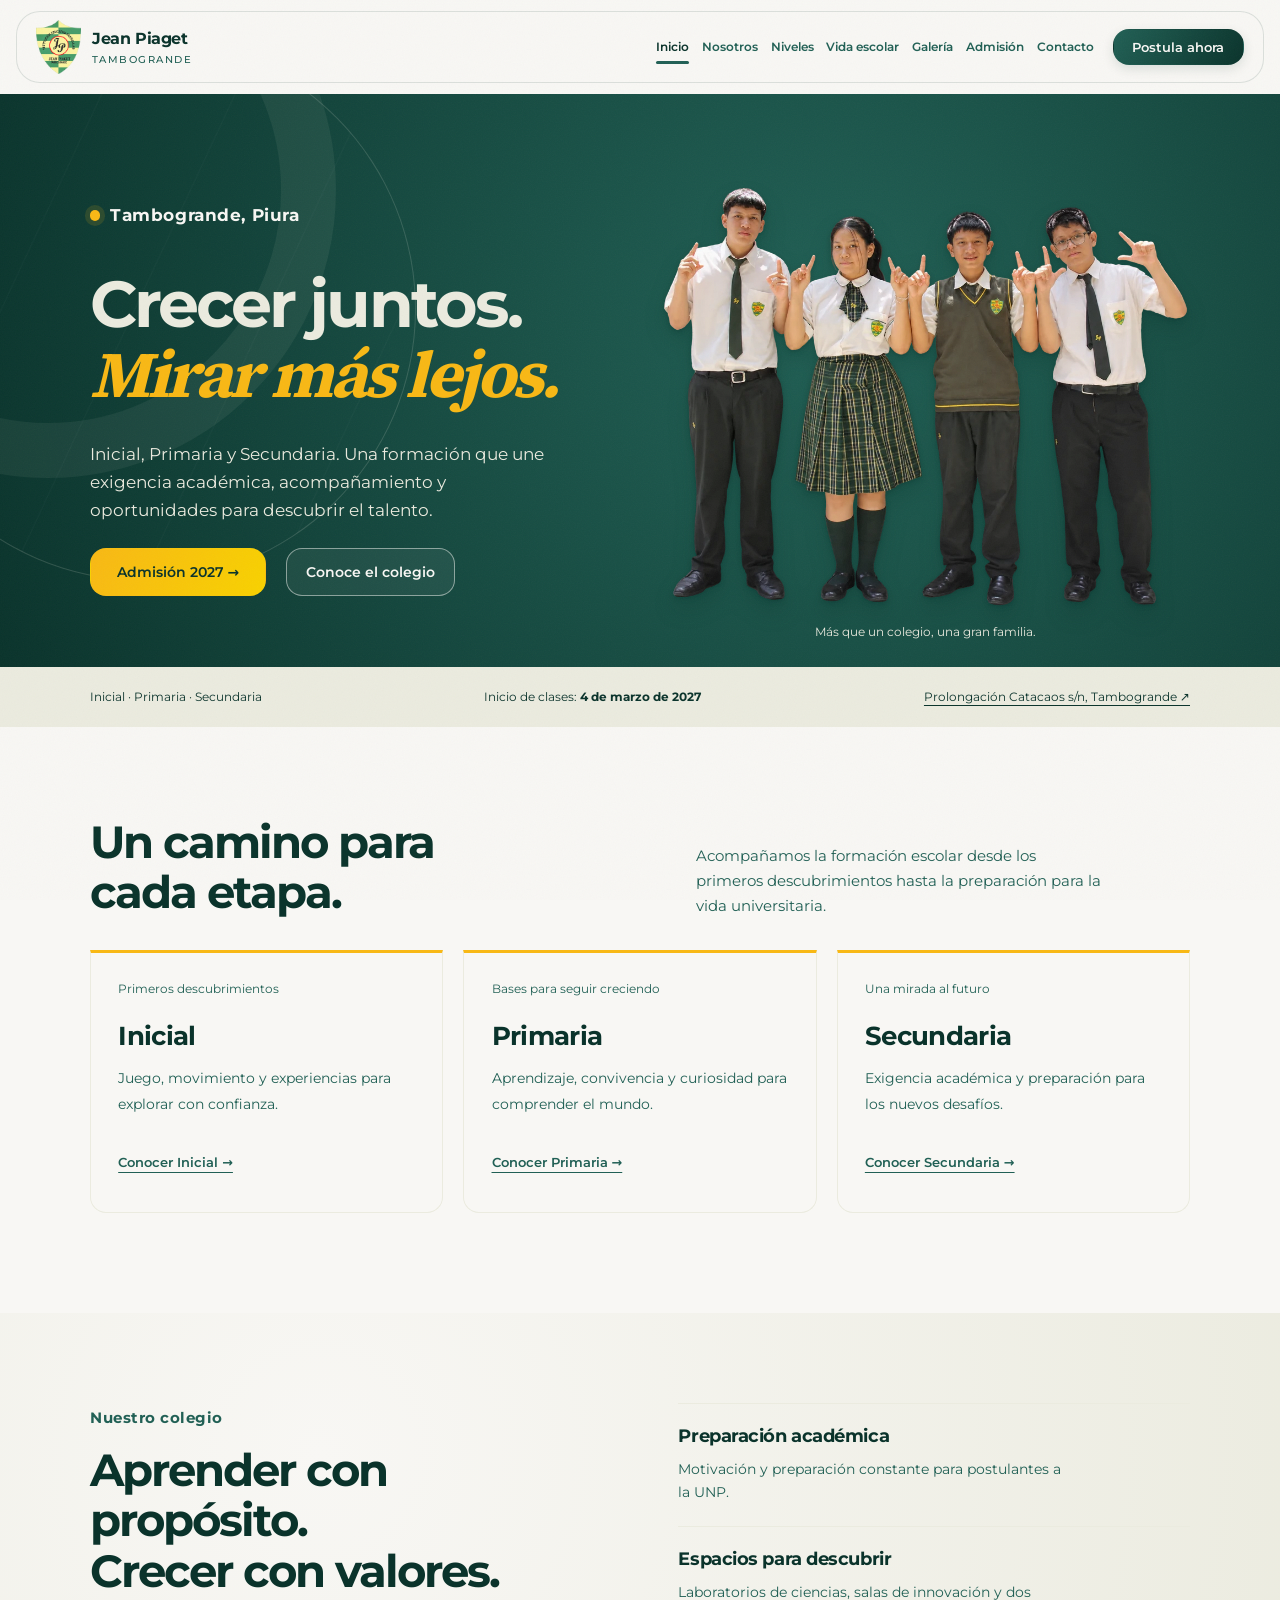
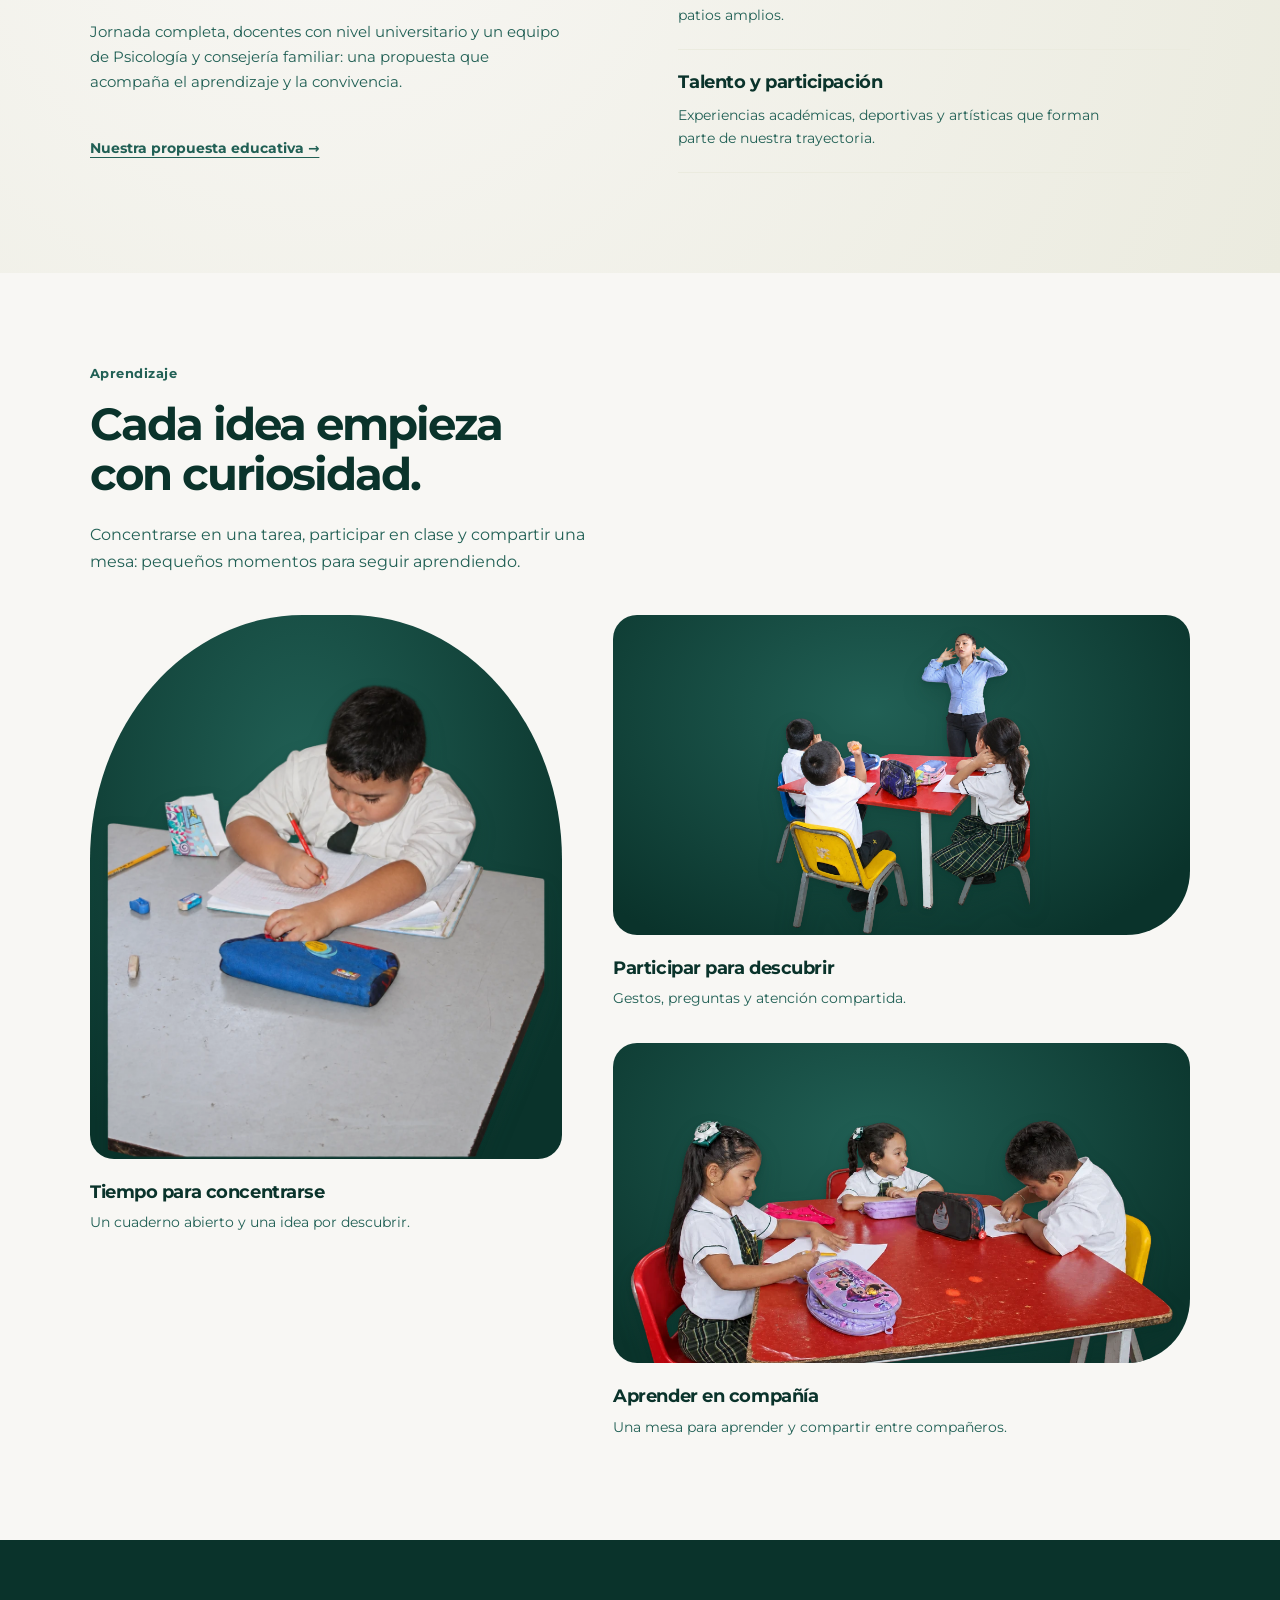
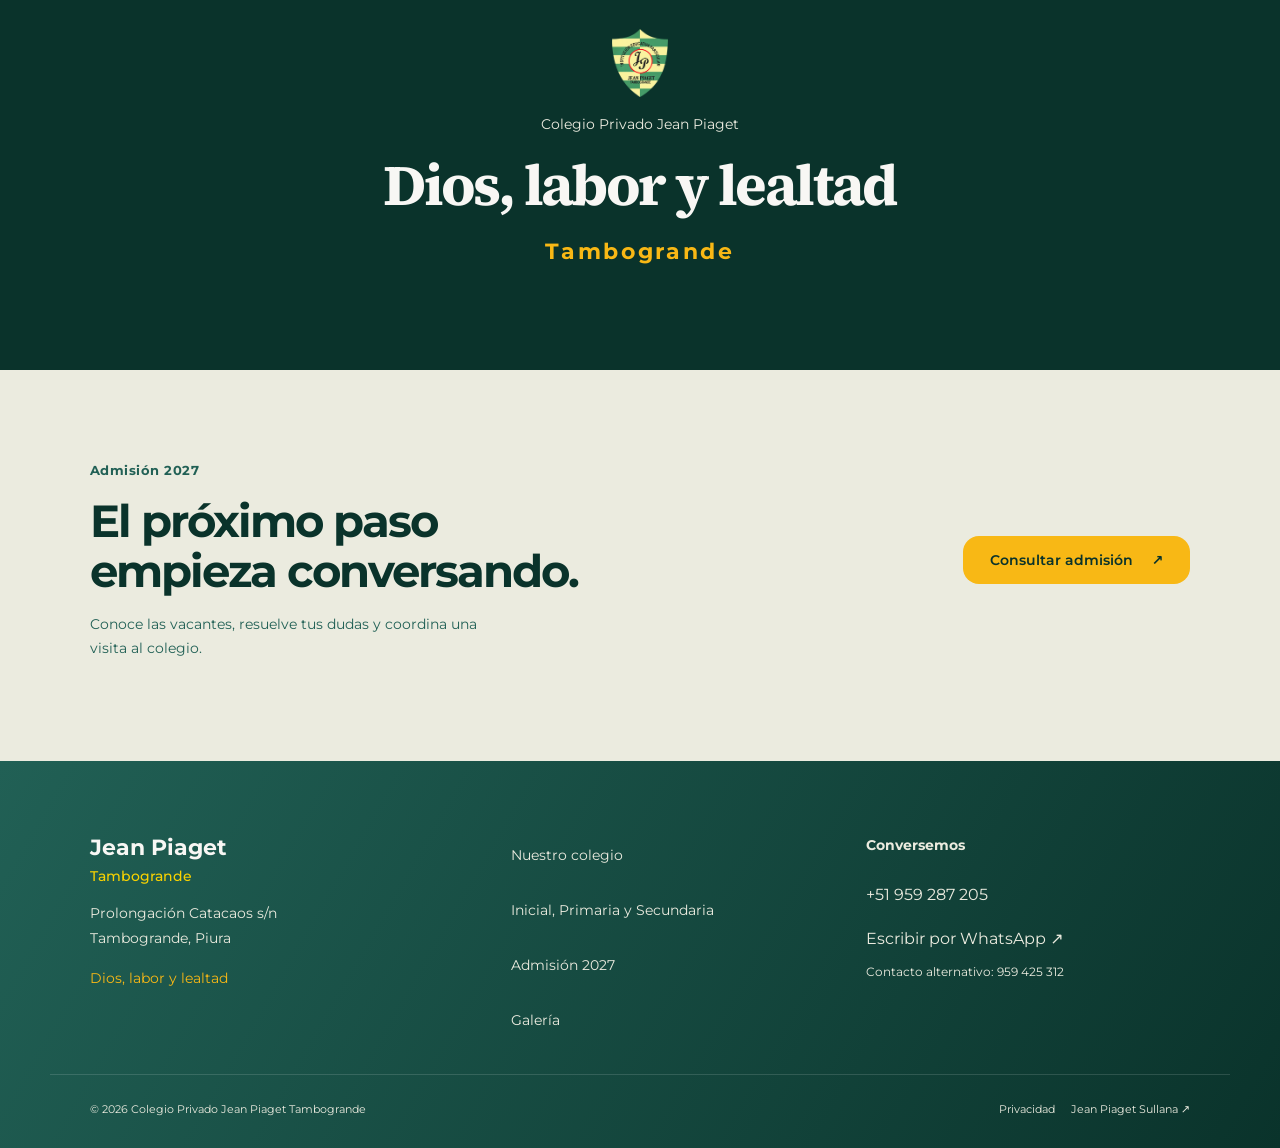
<file: index.html>
<!DOCTYPE html><html lang="es"><head><meta charset="UTF-8"><meta name="viewport" content="width=device-width,initial-scale=1"><title>Inicial, Primaria y Secundaria · Admisión 2027 | Jean Piaget Tambogrande</title><meta name="description" content="Conoce Jean Piaget Tambogrande: propuesta educativa, niveles, admisión 2027 y contacto en Prolongación Catacaos s/n."><meta name="theme-color" content="#0A332B"><link rel="icon" href="img/escudo-tambogrande.png" type="image/png"><link rel="canonical" href="https://adrinoaimar.github.io/jean-piaget-tambogrande-web/"><meta property="og:type" content="website"><meta property="og:site_name" content="Jean Piaget Tambogrande"><meta property="og:title" content="Inicial, Primaria y Secundaria · Admisión 2027"><meta property="og:description" content="Conoce Jean Piaget Tambogrande: propuesta educativa, niveles, admisión 2027 y contacto en Prolongación Catacaos s/n."><meta property="og:url" content="https://adrinoaimar.github.io/jean-piaget-tambogrande-web/"><meta property="og:image" content="https://adrinoaimar.github.io/jean-piaget-tambogrande-web/img/og-tambogrande.jpg"><meta name="twitter:card" content="summary_large_image"><link rel="preload" href="fonts/montserrat-400-latin.woff2" as="font" type="font/woff2" crossorigin><link rel="stylesheet" href="css/styles.css?v=20261109-tambogrande"><link rel="stylesheet" href="css/creative.css?v=20261111-completa"><link rel="stylesheet" href="css/tambogrande.css?v=20261111-completa"><link rel="stylesheet" href="css/site.css?v=20261111-campus-identity"><link rel="stylesheet" href="css/brand.css?v=20261111-campus-identity">
</head><body class="tambogrande-page"><a class="skip-link" href="#contenido">Saltar al contenido</a><header class="site-header"><nav class="nav shell" aria-label="Navegación principal"><a class="brand tb-brand" href="index.html"><img class="brand__mark" src="img/escudo-tambogrande.png" width="256" height="310" alt="Escudo de Jean Piaget Tambogrande"><span class="brand__name">Jean Piaget<span>Tambogrande</span></span></a><button class="nav__toggle" type="button" aria-expanded="false" aria-controls="menu" aria-label="Abrir menú"><span aria-hidden="true">☰</span></button><ul class="nav__links" id="menu"><li><a href="index.html" aria-current="page">Inicio</a></li><li><a href="nosotros.html">Nosotros</a></li><li><a href="niveles.html">Niveles</a></li><li><a href="vida-escolar.html">Vida escolar</a></li><li><a href="galeria.html">Galería</a></li><li><a href="admision.html">Admisión</a></li><li><a href="contacto.html">Contacto</a></li></ul><a class="btn btn--primary btn--sm tb-nav-cta" href="admision.html">Postula ahora</a></nav></header><main id="contenido"><section class="tb-hero tb-home-hero"><div class="shell tb-hero__grid"><div class="tb-hero__copy"><p class="eyebrow">Tambogrande, Piura</p><h1>Crecer juntos.<br><em>Mirar más lejos.</em></h1><p>Inicial, Primaria y Secundaria. Una formación que une exigencia académica, acompañamiento y oportunidades para descubrir el talento.</p><div class="tb-actions"><a class="btn tb-button" href="admision.html">Admisión 2027 →</a><a class="btn btn--ghost tb-hero-link" href="nosotros.html">Conoce el colegio</a></div></div><figure class="tb-hero__portrait"><img src="img/recortes/tambogrande/companeros-de-camino.webp" srcset="img/recortes/tambogrande/companeros-de-camino-480.webp 480w, img/recortes/tambogrande/companeros-de-camino.webp 960w" sizes="(max-width:760px) 90vw, 560px" width="960" height="765" alt="Cuatro estudiantes de Tambogrande con sus uniformes" fetchpriority="high" decoding="async"><figcaption>Más que un colegio, una gran familia.</figcaption></figure></div></section>
<div class="tb-info-band"><div class="shell"><span>Inicial · Primaria · Secundaria</span><span>Inicio de clases: <strong>4 de marzo de 2027</strong></span><a href="contacto.html">Prolongación Catacaos s/n, Tambogrande ↗</a></div></div>
<section class="section"><div class="shell"><div class="tb-section-head"><h2>Un camino para<br>cada etapa.</h2><p>Acompañamos la formación escolar desde los primeros descubrimientos hasta la preparación para la vida universitaria.</p></div><div class="tb-level-cards"><article><p class="tb-card-label">Primeros descubrimientos</p><h3>Inicial</h3><p>Juego, movimiento y experiencias para explorar con confianza.</p><a href="niveles.html#inicial">Conocer Inicial →</a></article><article><p class="tb-card-label">Bases para seguir creciendo</p><h3>Primaria</h3><p>Aprendizaje, convivencia y curiosidad para comprender el mundo.</p><a href="niveles.html#primaria">Conocer Primaria →</a></article><article><p class="tb-card-label">Una mirada al futuro</p><h3>Secundaria</h3><p>Exigencia académica y preparación para los nuevos desafíos.</p><a href="niveles.html#secundaria">Conocer Secundaria →</a></article></div></div></section>
<section class="section section--sunken"><div class="shell tb-story"><div><p class="eyebrow">Nuestro colegio</p><h2>Aprender con propósito.<br>Crecer con valores.</h2><p>Jornada completa, docentes con nivel universitario y un equipo de Psicología y consejería familiar: una propuesta que acompaña el aprendizaje y la convivencia.</p><a class="tb-text-link" href="nosotros.html">Nuestra propuesta educativa →</a></div><div class="tb-facts"><div><h3>Preparación académica</h3><p>Motivación y preparación constante para postulantes a la UNP.</p></div><div><h3>Espacios para descubrir</h3><p>Laboratorios de ciencias, salas de innovación y dos patios amplios.</p></div><div><h3>Talento y participación</h3><p>Experiencias académicas, deportivas y artísticas que forman parte de nuestra trayectoria.</p></div></div></div></section>
  <section class="section tb-learning" id="aprendizaje" aria-labelledby="learning-title">
    <div class="shell">
      <div class="tb-heading reveal">
        <span class="eyebrow">Aprendizaje</span>
        <h2 id="learning-title">Cada idea empieza<br>con curiosidad.</h2>
        <p>Concentrarse en una tarea, participar en clase y compartir una mesa: pequeños momentos para seguir aprendiendo.</p>
      </div>
      <div class="tb-learning__grid">
        <article class="tb-feature reveal">
          <figure class="tb-stage tb-stage--tall">
            <img src="img/recortes/tambogrande/concentracion-al-aprender.webp" srcset="img/recortes/tambogrande/concentracion-al-aprender-480.webp 480w, img/recortes/tambogrande/concentracion-al-aprender.webp 960w" sizes="(max-width: 760px) 90vw, 42vw" width="960" height="1042" alt="Estudiante concentrado escribiendo en su cuaderno sobre una mesa" loading="lazy" decoding="async">
          </figure>
          <div class="tb-feature__copy"><h3>Tiempo para concentrarse</h3><p>Un cuaderno abierto y una idea por descubrir.</p></div>
        </article>
        <div class="tb-learning__side">
          <article class="tb-scene reveal">
            <figure class="tb-stage">
              <img src="img/recortes/tambogrande/aprender-con-movimiento.webp" srcset="img/recortes/tambogrande/aprender-con-movimiento-480.webp 480w, img/recortes/tambogrande/aprender-con-movimiento.webp 960w" sizes="(max-width: 760px) 90vw, 48vw" width="960" height="1140" alt="Docente haciendo gestos junto a tres estudiantes alrededor de una mesa" loading="lazy" decoding="async">
            </figure>
            <div class="tb-scene__copy"><h3>Participar para descubrir</h3><p>Gestos, preguntas y atención compartida.</p></div>
          </article>
          <article class="tb-scene reveal">
            <figure class="tb-stage">
              <img src="img/recortes/tambogrande/acompanamiento-en-aula.webp?v=20261109-sin-docentes" srcset="img/recortes/tambogrande/acompanamiento-en-aula-480.webp?v=20261109-sin-docentes 480w, img/recortes/tambogrande/acompanamiento-en-aula.webp?v=20261109-sin-docentes 960w" sizes="(max-width: 760px) 90vw, 48vw" width="960" height="431" alt="Tres estudiantes comparten una actividad alrededor de una mesa roja" loading="lazy" decoding="async">
            </figure>
            <div class="tb-scene__copy"><h3>Aprender en compañía</h3><p>Una mesa para aprender y compartir entre compañeros.</p></div>
          </article>
        </div>
      </div>
    </div>
  </section>

<section class="section tb-motto"><div class="shell"><img src="img/escudo-tambogrande.png" width="56" height="68" alt=""><p>Colegio Privado Jean Piaget</p><h2>Dios, labor y lealtad</h2><span>Tambogrande</span></div></section><section class="section tb-next"><div class="shell tb-next-grid"><div><p class="eyebrow">Admisión 2027</p><h2>El próximo paso<br>empieza conversando.</h2><p>Conoce las vacantes, resuelve tus dudas y coordina una visita al colegio.</p></div><a class="btn tb-button" href="admision.html">Consultar admisión <span aria-hidden="true">↗</span></a></div></section></main><footer class="site-footer tb-footer"><div class="shell tb-footer-grid"><div><p class="tb-footer__name">Jean Piaget <span>Tambogrande</span></p><p>Prolongación Catacaos s/n<br>Tambogrande, Piura</p><p class="tb-footer-motto">Dios, labor y lealtad</p></div><nav aria-label="Información del colegio"><a href="nosotros.html">Nuestro colegio</a><a href="niveles.html">Inicial, Primaria y Secundaria</a><a href="admision.html">Admisión 2027</a><a href="galeria.html">Galería</a></nav><div><p class="tb-footer-label">Conversemos</p><a href="tel:+51959287205">+51 959 287 205</a><br><a href="https://wa.me/51959287205" target="_blank" rel="noopener noreferrer">Escribir por WhatsApp ↗</a><p class="tb-footer-small">Contacto alternativo: <a href="tel:+51959425312">959 425 312</a></p></div></div><div class="shell tb-footer-bottom"><span>© 2026 Colegio Privado Jean Piaget Tambogrande</span><div><a href="privacidad.html">Privacidad</a><a href="https://adrinoaimar.github.io/jean-piaget-web/">Jean Piaget Sullana ↗</a></div></div></footer><script src="js/main.js?v=20261111-completa" defer></script></body></html>
</file>
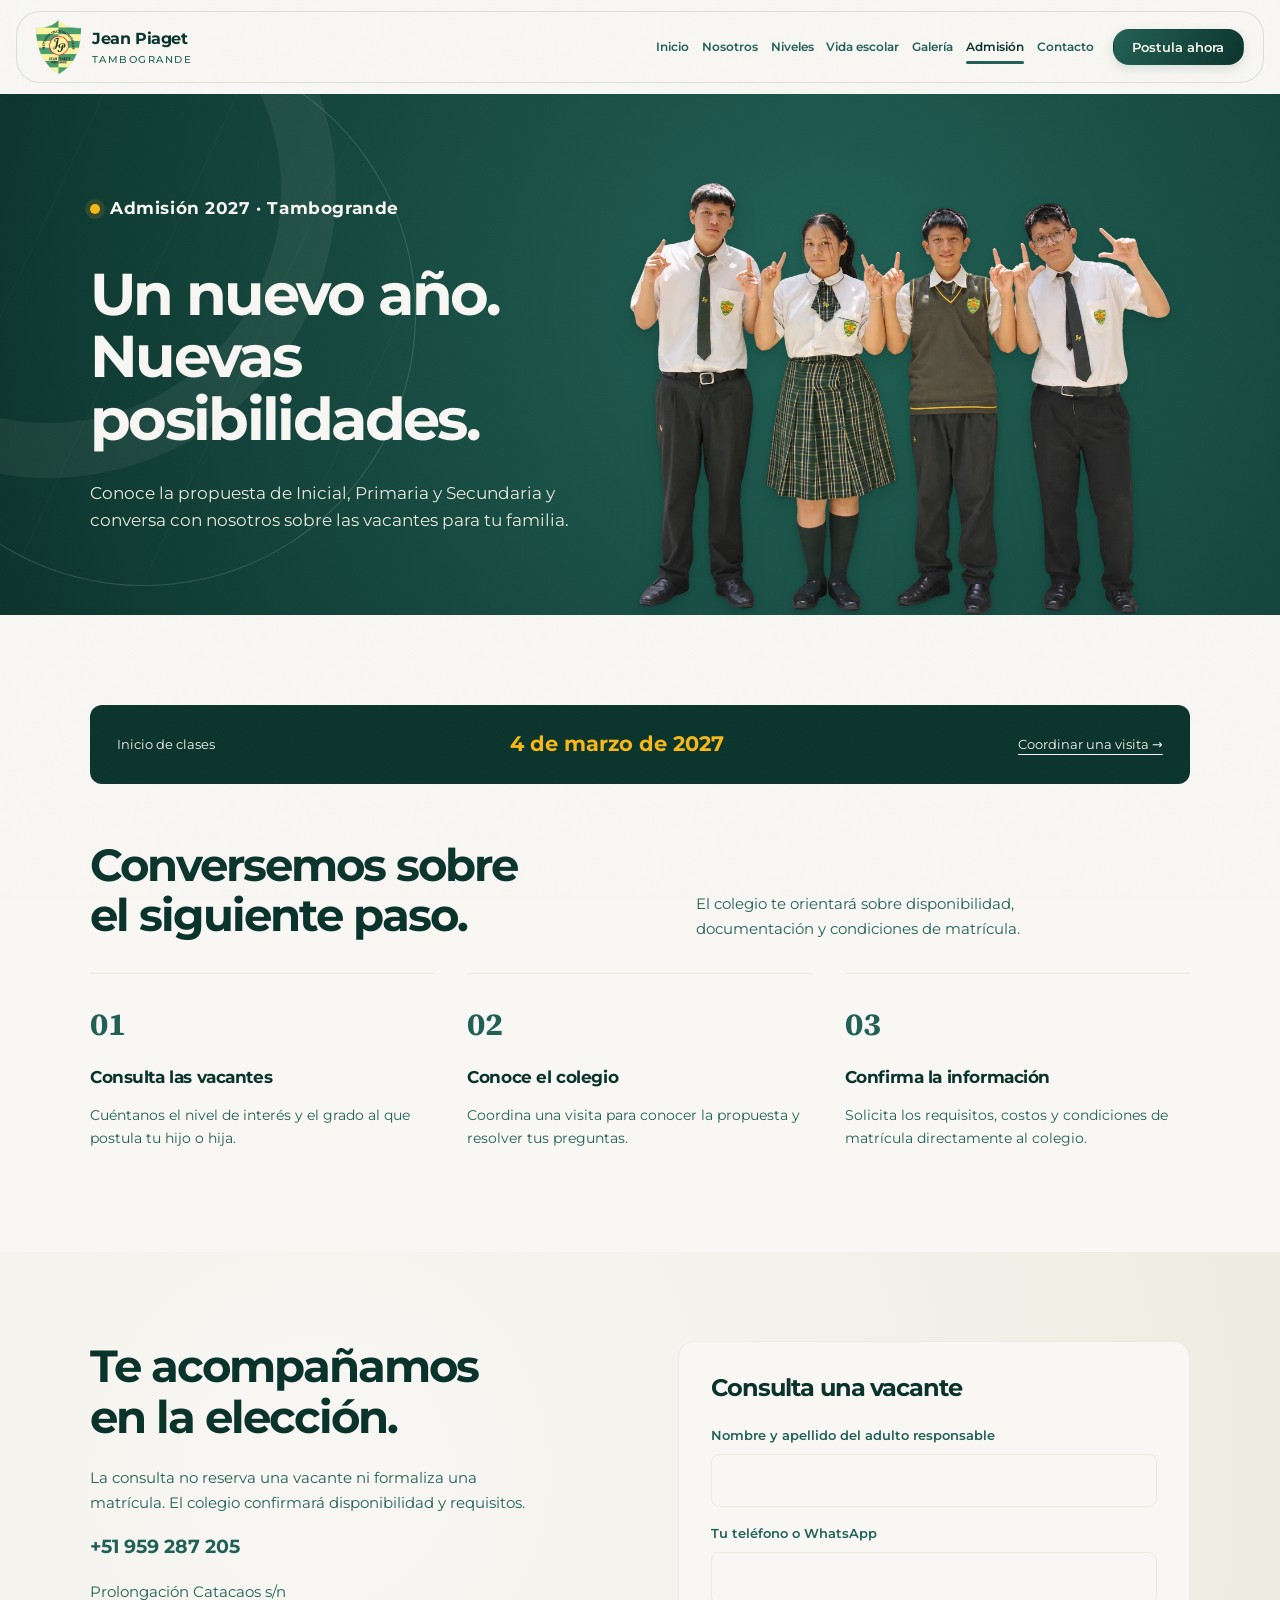
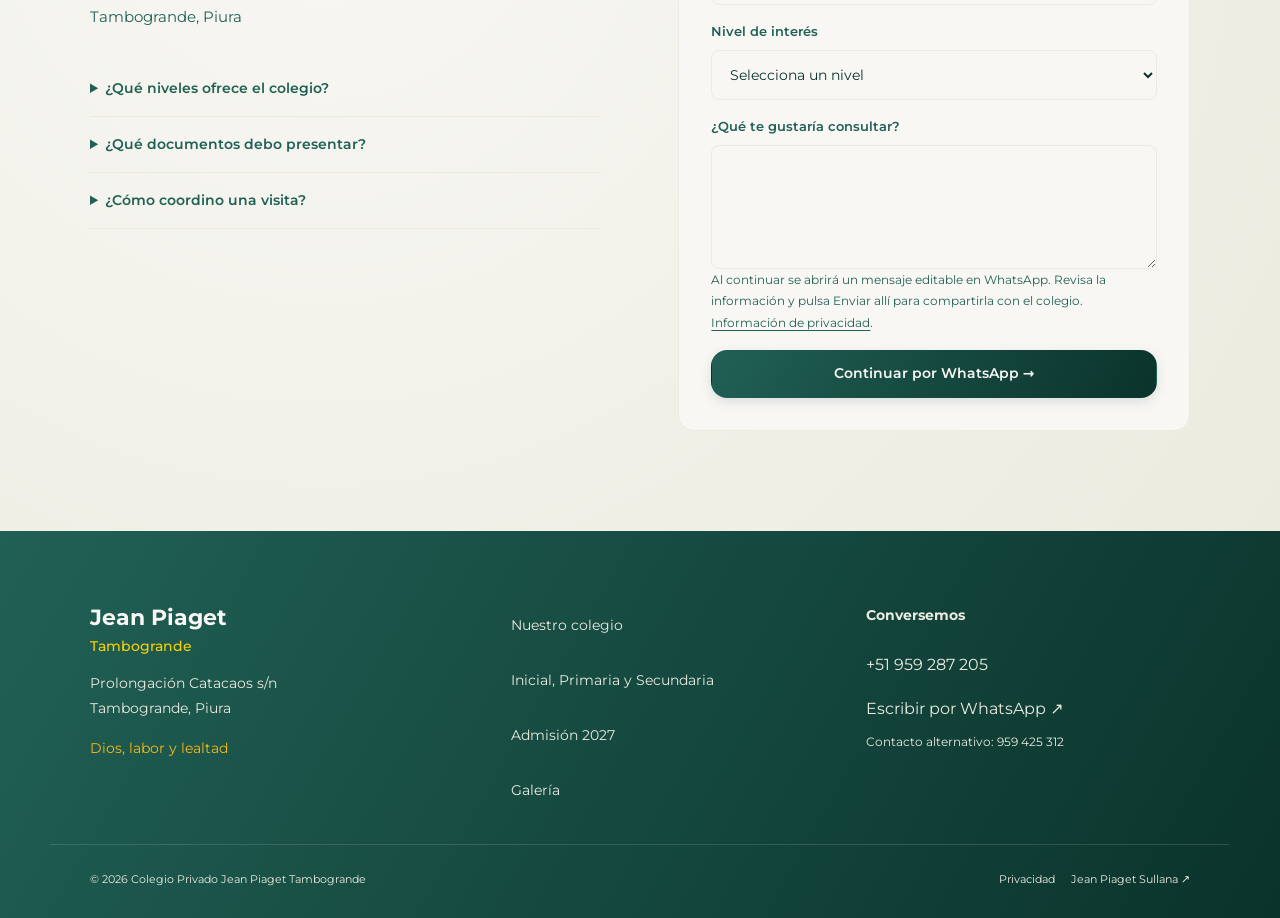
<file: admision.html>
<!DOCTYPE html><html lang="es"><head><meta charset="UTF-8"><meta name="viewport" content="width=device-width,initial-scale=1"><title>Admisión 2027 | Jean Piaget Tambogrande</title><meta name="description" content="Admisión 2027 en Inicial, Primaria y Secundaria. Consulta vacantes y coordina una visita a Jean Piaget Tambogrande."><meta name="theme-color" content="#0A332B"><link rel="icon" href="img/escudo-tambogrande.png" type="image/png"><link rel="canonical" href="https://adrinoaimar.github.io/jean-piaget-tambogrande-web/admision.html"><meta property="og:type" content="website"><meta property="og:site_name" content="Jean Piaget Tambogrande"><meta property="og:title" content="Admisión 2027"><meta property="og:description" content="Admisión 2027 en Inicial, Primaria y Secundaria. Consulta vacantes y coordina una visita a Jean Piaget Tambogrande."><meta property="og:url" content="https://adrinoaimar.github.io/jean-piaget-tambogrande-web/admision.html"><meta property="og:image" content="https://adrinoaimar.github.io/jean-piaget-tambogrande-web/img/og-tambogrande.jpg"><meta name="twitter:card" content="summary_large_image"><link rel="preload" href="fonts/montserrat-400-latin.woff2" as="font" type="font/woff2" crossorigin><link rel="stylesheet" href="css/styles.css?v=20261109-tambogrande"><link rel="stylesheet" href="css/creative.css?v=20261111-completa"><link rel="stylesheet" href="css/tambogrande.css?v=20261111-completa"><link rel="stylesheet" href="css/site.css?v=20261111-campus-identity"><link rel="stylesheet" href="css/brand.css?v=20261111-campus-identity">
</head><body class="tambogrande-page"><a class="skip-link" href="#contenido">Saltar al contenido</a><header class="site-header"><nav class="nav shell" aria-label="Navegación principal"><a class="brand tb-brand" href="index.html"><img class="brand__mark" src="img/escudo-tambogrande.png" width="256" height="310" alt="Escudo de Jean Piaget Tambogrande"><span class="brand__name">Jean Piaget<span>Tambogrande</span></span></a><button class="nav__toggle" type="button" aria-expanded="false" aria-controls="menu" aria-label="Abrir menú"><span aria-hidden="true">☰</span></button><ul class="nav__links" id="menu"><li><a href="index.html">Inicio</a></li><li><a href="nosotros.html">Nosotros</a></li><li><a href="niveles.html">Niveles</a></li><li><a href="vida-escolar.html">Vida escolar</a></li><li><a href="galeria.html">Galería</a></li><li><a href="admision.html" aria-current="page">Admisión</a></li><li><a href="contacto.html">Contacto</a></li></ul><a class="btn btn--primary btn--sm tb-nav-cta" href="admision.html">Postula ahora</a></nav></header><main id="contenido"><section class="tb-hero tb-page-hero"><div class="shell tb-hero__grid"><div class="tb-hero__copy"><p class="eyebrow">Admisión 2027 · Tambogrande</p><h1>Un nuevo año.<br>Nuevas posibilidades.</h1><p>Conoce la propuesta de Inicial, Primaria y Secundaria y conversa con nosotros sobre las vacantes para tu familia.</p></div><figure class="tb-hero__portrait"><img src="img/recortes/tambogrande/companeros-de-camino.webp" srcset="img/recortes/tambogrande/companeros-de-camino-480.webp 480w, img/recortes/tambogrande/companeros-de-camino.webp 960w" sizes="(max-width:760px) 90vw, 560px" width="960" height="765" alt="Cuatro estudiantes de Tambogrande con sus uniformes" fetchpriority="high" decoding="async"></figure></div></section><section class="section"><div class="shell"><div class="tb-admission-date"><span>Inicio de clases</span><strong>4 de marzo de 2027</strong><a href="contacto.html">Coordinar una visita →</a></div><div class="tb-section-head"><h2>Conversemos sobre<br>el siguiente paso.</h2><p>El colegio te orientará sobre disponibilidad, documentación y condiciones de matrícula.</p></div><ol class="tb-admission-steps"><li><strong>01</strong><h3>Consulta las vacantes</h3><p>Cuéntanos el nivel de interés y el grado al que postula tu hijo o hija.</p></li><li><strong>02</strong><h3>Conoce el colegio</h3><p>Coordina una visita para conocer la propuesta y resolver tus preguntas.</p></li><li><strong>03</strong><h3>Confirma la información</h3><p>Solicita los requisitos, costos y condiciones de matrícula directamente al colegio.</p></li></ol></div></section><section class="section section--sunken"><div class="shell tb-contact-grid"><div><h2>Te acompañamos<br>en la elección.</h2><p>La consulta no reserva una vacante ni formaliza una matrícula. El colegio confirmará disponibilidad y requisitos.</p><p><a class="tb-phone" href="tel:+51959287205">+51 959 287 205</a></p><p>Prolongación Catacaos s/n<br>Tambogrande, Piura</p><div class="tb-faq"><details><summary>¿Qué niveles ofrece el colegio?</summary><p>Inicial, Primaria y Secundaria.</p></details><details><summary>¿Qué documentos debo presentar?</summary><p>Consulta al colegio los requisitos vigentes para el nivel y grado de interés.</p></details><details><summary>¿Cómo coordino una visita?</summary><p>Escríbenos por WhatsApp al 959 287 205 para confirmar la fecha y el horario de atención.</p></details></div></div><noscript><p>Para consultar sin JavaScript, <a href="https://wa.me/51959287205">escríbenos directamente por WhatsApp</a>.</p></noscript><form class="tb-inquiry" data-inquiry="admision"><h2>Consulta una vacante</h2><label for="nombre">Nombre y apellido del adulto responsable</label><input id="nombre" name="nombre" type="text" autocomplete="name" required minlength="2" maxlength="100"><label for="telefono">Tu teléfono o WhatsApp</label><input id="telefono" name="telefono" type="tel" autocomplete="tel" required pattern="[+0-9 ().-]{6,30}" maxlength="30"><label for="nivel">Nivel de interés</label><select id="nivel" name="nivel" required><option value="">Selecciona un nivel</option><option value="inicial">Inicial</option><option value="primaria">Primaria</option><option value="secundaria">Secundaria</option></select><label for="mensaje">¿Qué te gustaría consultar?</label><textarea id="mensaje" name="mensaje" rows="4" maxlength="1500" required minlength="10"></textarea><p class="tb-form-help">Al continuar se abrirá un mensaje editable en WhatsApp. Revisa la información y pulsa Enviar allí para compartirla con el colegio. <a href="privacidad.html">Información de privacidad</a>.</p><button class="btn btn--primary" type="submit">Continuar por WhatsApp →</button><p class="tb-form-status" role="status"></p><noscript><p>El formulario necesita JavaScript para preparar el mensaje. También puedes <a href="https://wa.me/51959287205">escribir directamente por WhatsApp</a>.</p></noscript></form></div></section></main><footer class="site-footer tb-footer"><div class="shell tb-footer-grid"><div><p class="tb-footer__name">Jean Piaget <span>Tambogrande</span></p><p>Prolongación Catacaos s/n<br>Tambogrande, Piura</p><p class="tb-footer-motto">Dios, labor y lealtad</p></div><nav aria-label="Información del colegio"><a href="nosotros.html">Nuestro colegio</a><a href="niveles.html">Inicial, Primaria y Secundaria</a><a href="admision.html">Admisión 2027</a><a href="galeria.html">Galería</a></nav><div><p class="tb-footer-label">Conversemos</p><a href="tel:+51959287205">+51 959 287 205</a><br><a href="https://wa.me/51959287205" target="_blank" rel="noopener noreferrer">Escribir por WhatsApp ↗</a><p class="tb-footer-small">Contacto alternativo: <a href="tel:+51959425312">959 425 312</a></p></div></div><div class="shell tb-footer-bottom"><span>© 2026 Colegio Privado Jean Piaget Tambogrande</span><div><a href="privacidad.html">Privacidad</a><a href="https://adrinoaimar.github.io/jean-piaget-web/">Jean Piaget Sullana ↗</a></div></div></footer><script src="js/main.js?v=20261111-completa" defer></script></body></html>
</file>
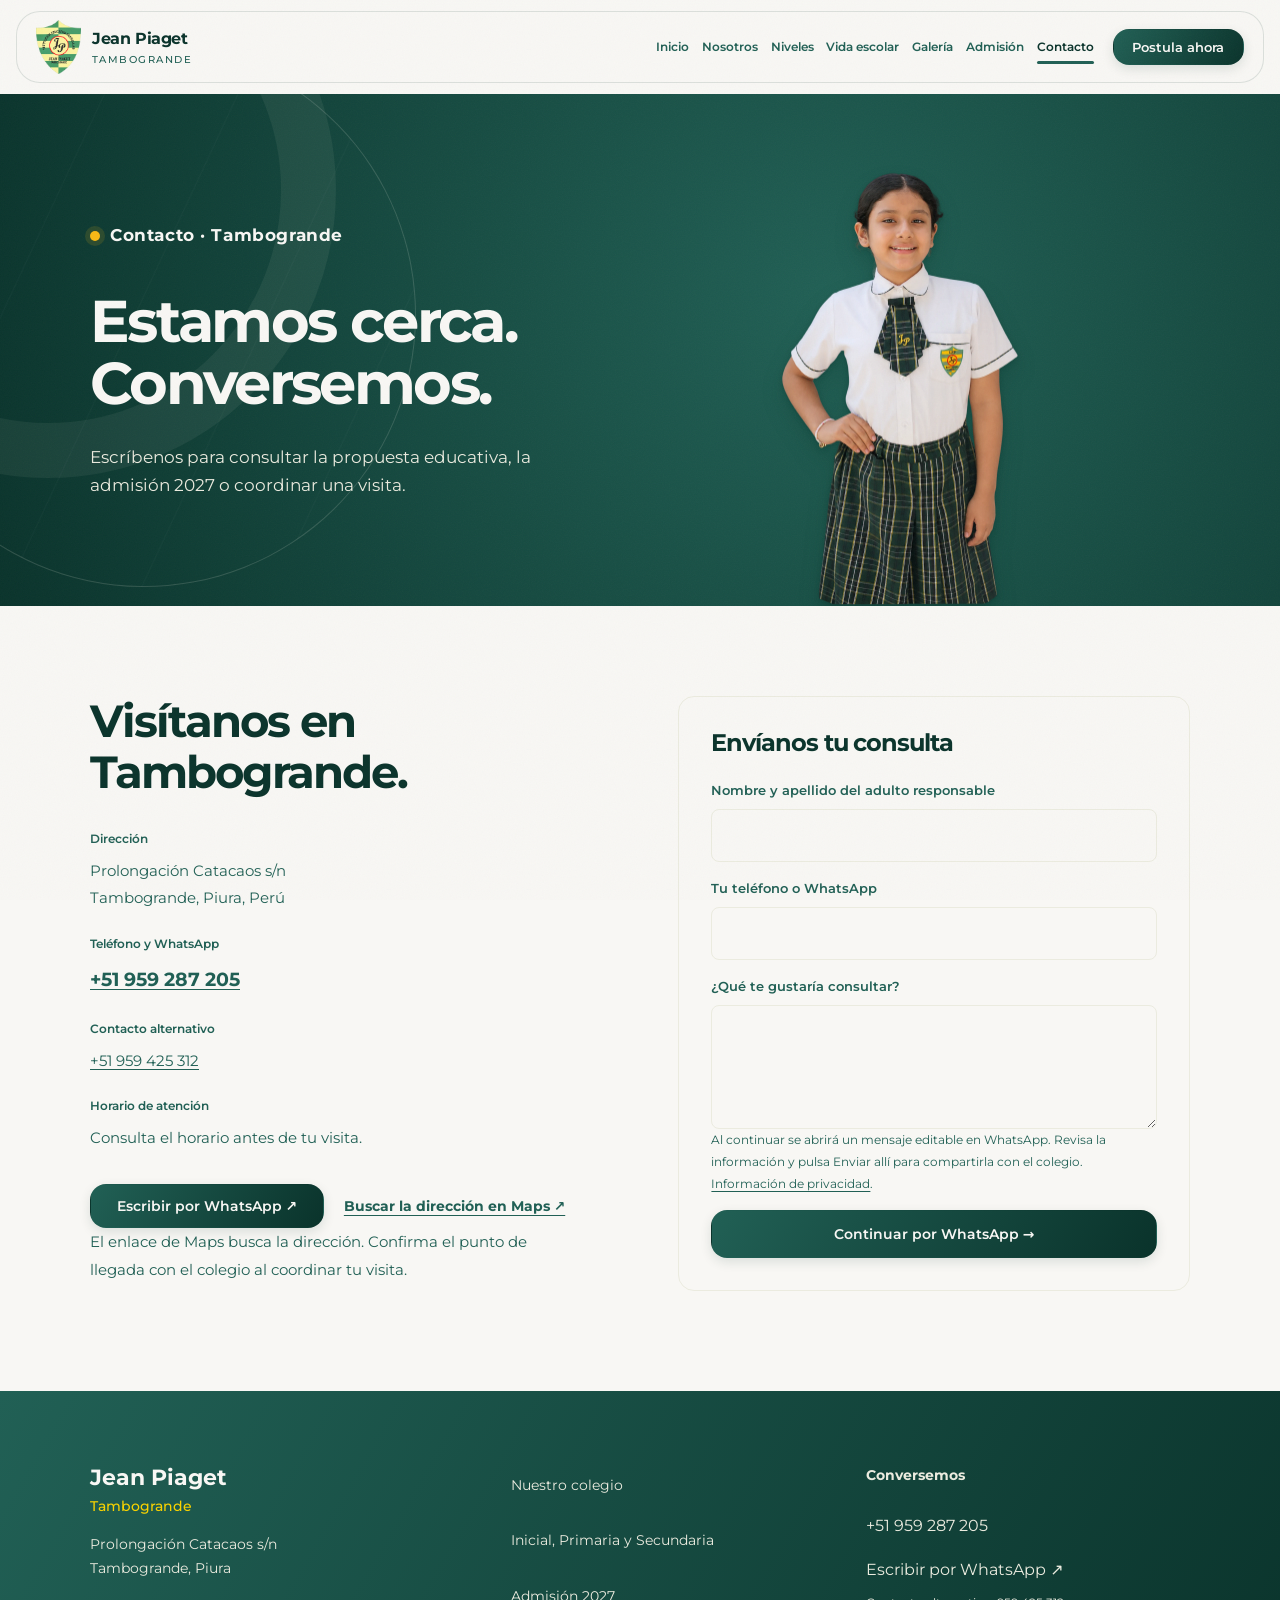
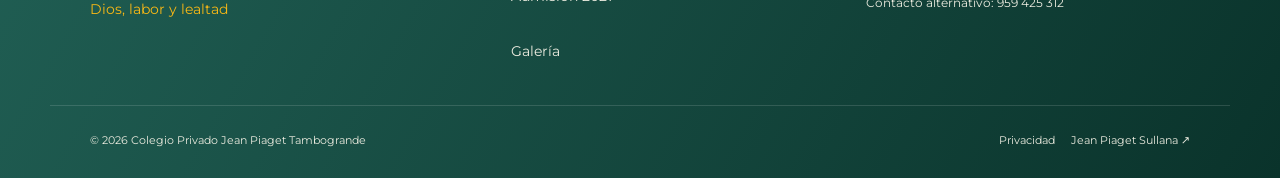
<file: contacto.html>
<!DOCTYPE html><html lang="es"><head><meta charset="UTF-8"><meta name="viewport" content="width=device-width,initial-scale=1"><title>Contacto | Jean Piaget Tambogrande</title><meta name="description" content="Dirección de Jean Piaget Tambogrande: Prolongación Catacaos s/n. Consultas por teléfono y WhatsApp al 959 287 205."><meta name="theme-color" content="#0A332B"><link rel="icon" href="img/escudo-tambogrande.png" type="image/png"><link rel="canonical" href="https://adrinoaimar.github.io/jean-piaget-tambogrande-web/contacto.html"><meta property="og:type" content="website"><meta property="og:site_name" content="Jean Piaget Tambogrande"><meta property="og:title" content="Contacto"><meta property="og:description" content="Dirección de Jean Piaget Tambogrande: Prolongación Catacaos s/n. Consultas por teléfono y WhatsApp al 959 287 205."><meta property="og:url" content="https://adrinoaimar.github.io/jean-piaget-tambogrande-web/contacto.html"><meta property="og:image" content="https://adrinoaimar.github.io/jean-piaget-tambogrande-web/img/og-tambogrande.jpg"><meta name="twitter:card" content="summary_large_image"><link rel="preload" href="fonts/montserrat-400-latin.woff2" as="font" type="font/woff2" crossorigin><link rel="stylesheet" href="css/styles.css?v=20261109-tambogrande"><link rel="stylesheet" href="css/creative.css?v=20261111-completa"><link rel="stylesheet" href="css/tambogrande.css?v=20261111-completa"><link rel="stylesheet" href="css/site.css?v=20261111-campus-identity"><link rel="stylesheet" href="css/brand.css?v=20261111-campus-identity">
</head><body class="tambogrande-page"><a class="skip-link" href="#contenido">Saltar al contenido</a><header class="site-header"><nav class="nav shell" aria-label="Navegación principal"><a class="brand tb-brand" href="index.html"><img class="brand__mark" src="img/escudo-tambogrande.png" width="256" height="310" alt="Escudo de Jean Piaget Tambogrande"><span class="brand__name">Jean Piaget<span>Tambogrande</span></span></a><button class="nav__toggle" type="button" aria-expanded="false" aria-controls="menu" aria-label="Abrir menú"><span aria-hidden="true">☰</span></button><ul class="nav__links" id="menu"><li><a href="index.html">Inicio</a></li><li><a href="nosotros.html">Nosotros</a></li><li><a href="niveles.html">Niveles</a></li><li><a href="vida-escolar.html">Vida escolar</a></li><li><a href="galeria.html">Galería</a></li><li><a href="admision.html">Admisión</a></li><li><a href="contacto.html" aria-current="page">Contacto</a></li></ul><a class="btn btn--primary btn--sm tb-nav-cta" href="admision.html">Postula ahora</a></nav></header><main id="contenido"><section class="tb-hero tb-page-hero"><div class="shell tb-hero__grid"><div class="tb-hero__copy"><p class="eyebrow">Contacto · Tambogrande</p><h1>Estamos cerca.<br>Conversemos.</h1><p>Escríbenos para consultar la propuesta educativa, la admisión 2027 o coordinar una visita.</p></div><figure class="tb-hero__portrait"><img src="img/recortes/tambogrande/confianza-para-crecer.webp" srcset="img/recortes/tambogrande/confianza-para-crecer-480.webp 480w, img/recortes/tambogrande/confianza-para-crecer.webp 960w" sizes="(max-width:760px) 90vw, 560px" width="960" height="1744" alt="Estudiante de Tambogrande con uniforme escolar" fetchpriority="high" decoding="async"></figure></div></section><section class="section"><div class="shell tb-contact-grid"><div><h2>Visítanos en Tambogrande.</h2><dl class="tb-contact-data"><dt>Dirección</dt><dd>Prolongación Catacaos s/n<br>Tambogrande, Piura, Perú</dd><dt>Teléfono y WhatsApp</dt><dd><a class="tb-phone" href="tel:+51959287205">+51 959 287 205</a></dd><dt>Contacto alternativo</dt><dd><a href="tel:+51959425312">+51 959 425 312</a></dd><dt>Horario de atención</dt><dd>Consulta el horario antes de tu visita.</dd></dl><div class="tb-actions"><a class="btn btn--primary" href="https://wa.me/51959287205" target="_blank" rel="noopener noreferrer">Escribir por WhatsApp ↗</a><a class="tb-text-link" href="https://www.google.com/maps/search/?api=1&amp;query=Prolongaci%C3%B3n+Catacaos+Tambogrande+Piura+Per%C3%BA" target="_blank" rel="noopener noreferrer">Buscar la dirección en Maps ↗</a></div><p class="tb-form-help">El enlace de Maps busca la dirección. Confirma el punto de llegada con el colegio al coordinar tu visita.</p></div><noscript><p>Para consultar sin JavaScript, <a href="https://wa.me/51959287205">escríbenos directamente por WhatsApp</a>.</p></noscript><form class="tb-inquiry" data-inquiry="contacto"><h2>Envíanos tu consulta</h2><label for="nombre">Nombre y apellido del adulto responsable</label><input id="nombre" name="nombre" type="text" autocomplete="name" required minlength="2" maxlength="100"><label for="telefono">Tu teléfono o WhatsApp</label><input id="telefono" name="telefono" type="tel" autocomplete="tel" required pattern="[+0-9 ().-]{6,30}" maxlength="30"><label for="mensaje">¿Qué te gustaría consultar?</label><textarea id="mensaje" name="mensaje" rows="4" maxlength="1500" required minlength="10"></textarea><p class="tb-form-help">Al continuar se abrirá un mensaje editable en WhatsApp. Revisa la información y pulsa Enviar allí para compartirla con el colegio. <a href="privacidad.html">Información de privacidad</a>.</p><button class="btn btn--primary" type="submit">Continuar por WhatsApp →</button><p class="tb-form-status" role="status"></p><noscript><p>El formulario necesita JavaScript para preparar el mensaje. También puedes <a href="https://wa.me/51959287205">escribir directamente por WhatsApp</a>.</p></noscript></form></div></section></main><footer class="site-footer tb-footer"><div class="shell tb-footer-grid"><div><p class="tb-footer__name">Jean Piaget <span>Tambogrande</span></p><p>Prolongación Catacaos s/n<br>Tambogrande, Piura</p><p class="tb-footer-motto">Dios, labor y lealtad</p></div><nav aria-label="Información del colegio"><a href="nosotros.html">Nuestro colegio</a><a href="niveles.html">Inicial, Primaria y Secundaria</a><a href="admision.html">Admisión 2027</a><a href="galeria.html">Galería</a></nav><div><p class="tb-footer-label">Conversemos</p><a href="tel:+51959287205">+51 959 287 205</a><br><a href="https://wa.me/51959287205" target="_blank" rel="noopener noreferrer">Escribir por WhatsApp ↗</a><p class="tb-footer-small">Contacto alternativo: <a href="tel:+51959425312">959 425 312</a></p></div></div><div class="shell tb-footer-bottom"><span>© 2026 Colegio Privado Jean Piaget Tambogrande</span><div><a href="privacidad.html">Privacidad</a><a href="https://adrinoaimar.github.io/jean-piaget-web/">Jean Piaget Sullana ↗</a></div></div></footer><script src="js/main.js?v=20261111-completa" defer></script></body></html>
</file>
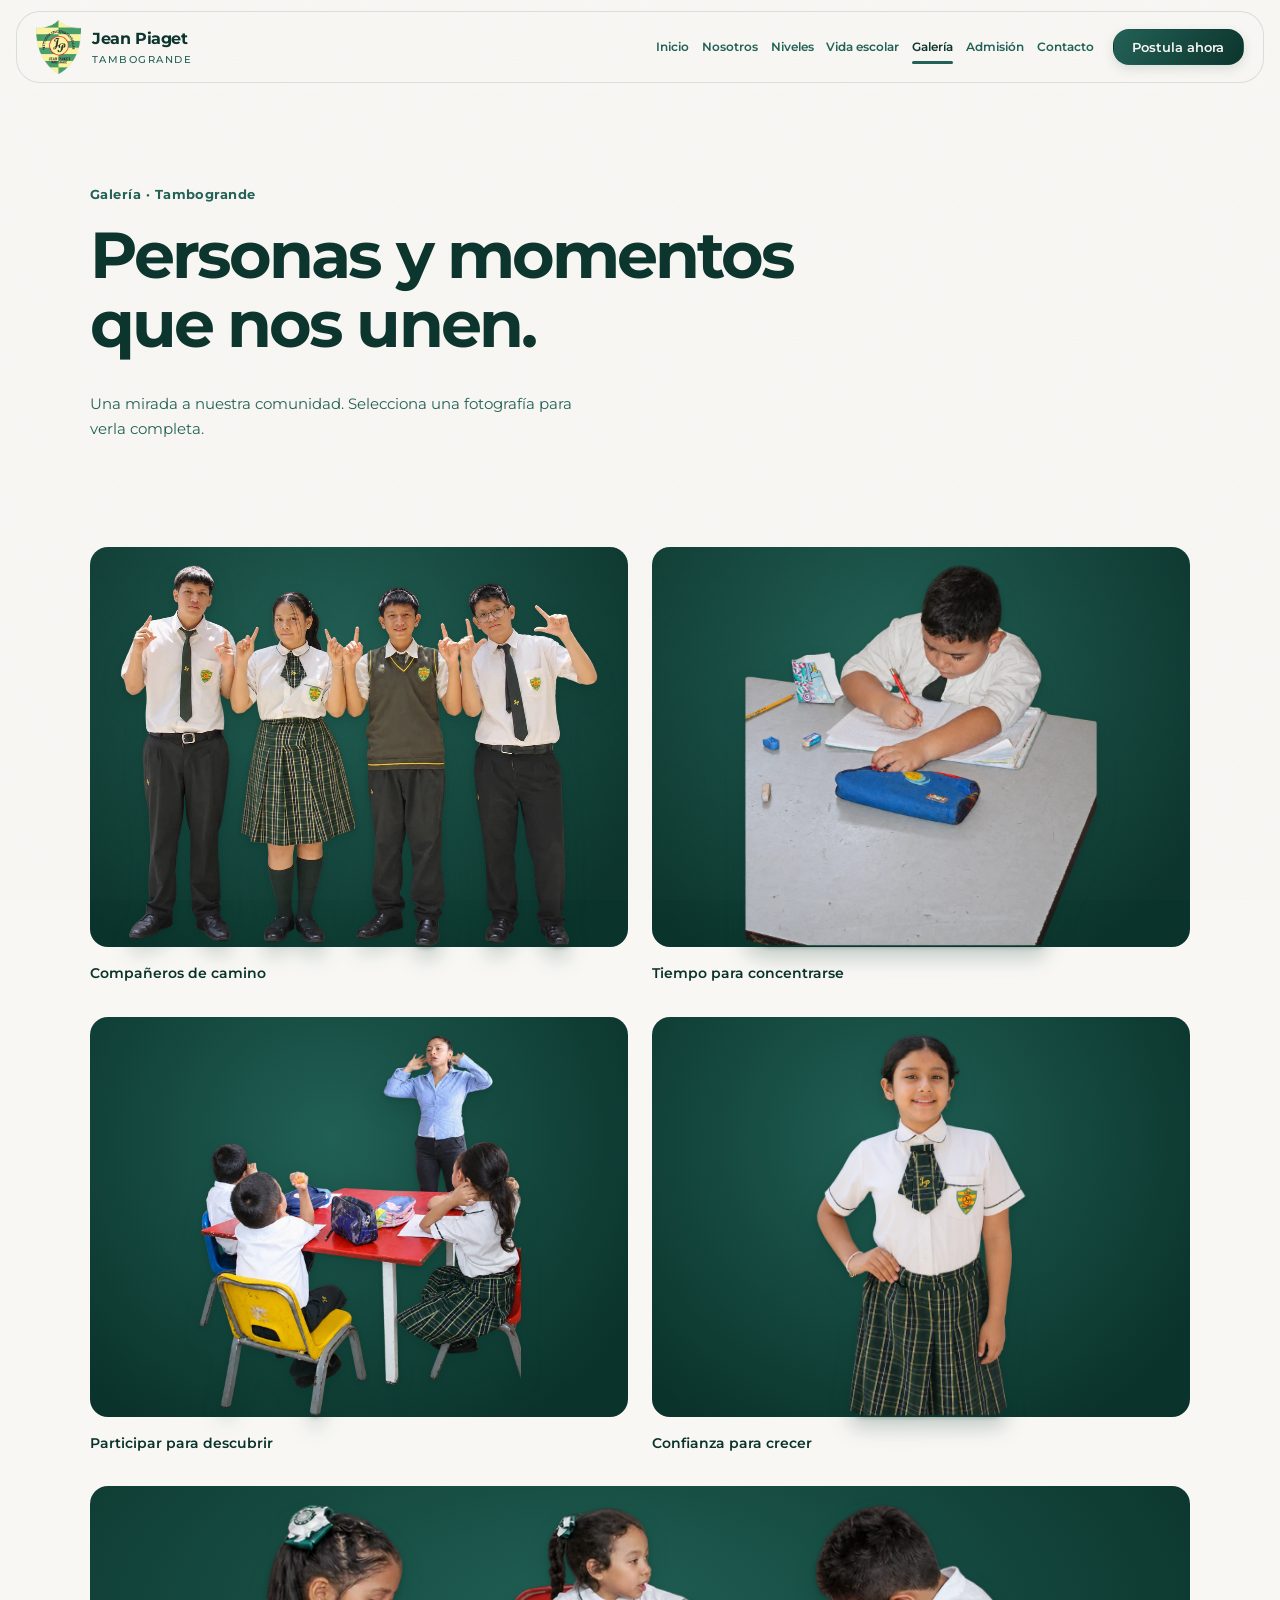
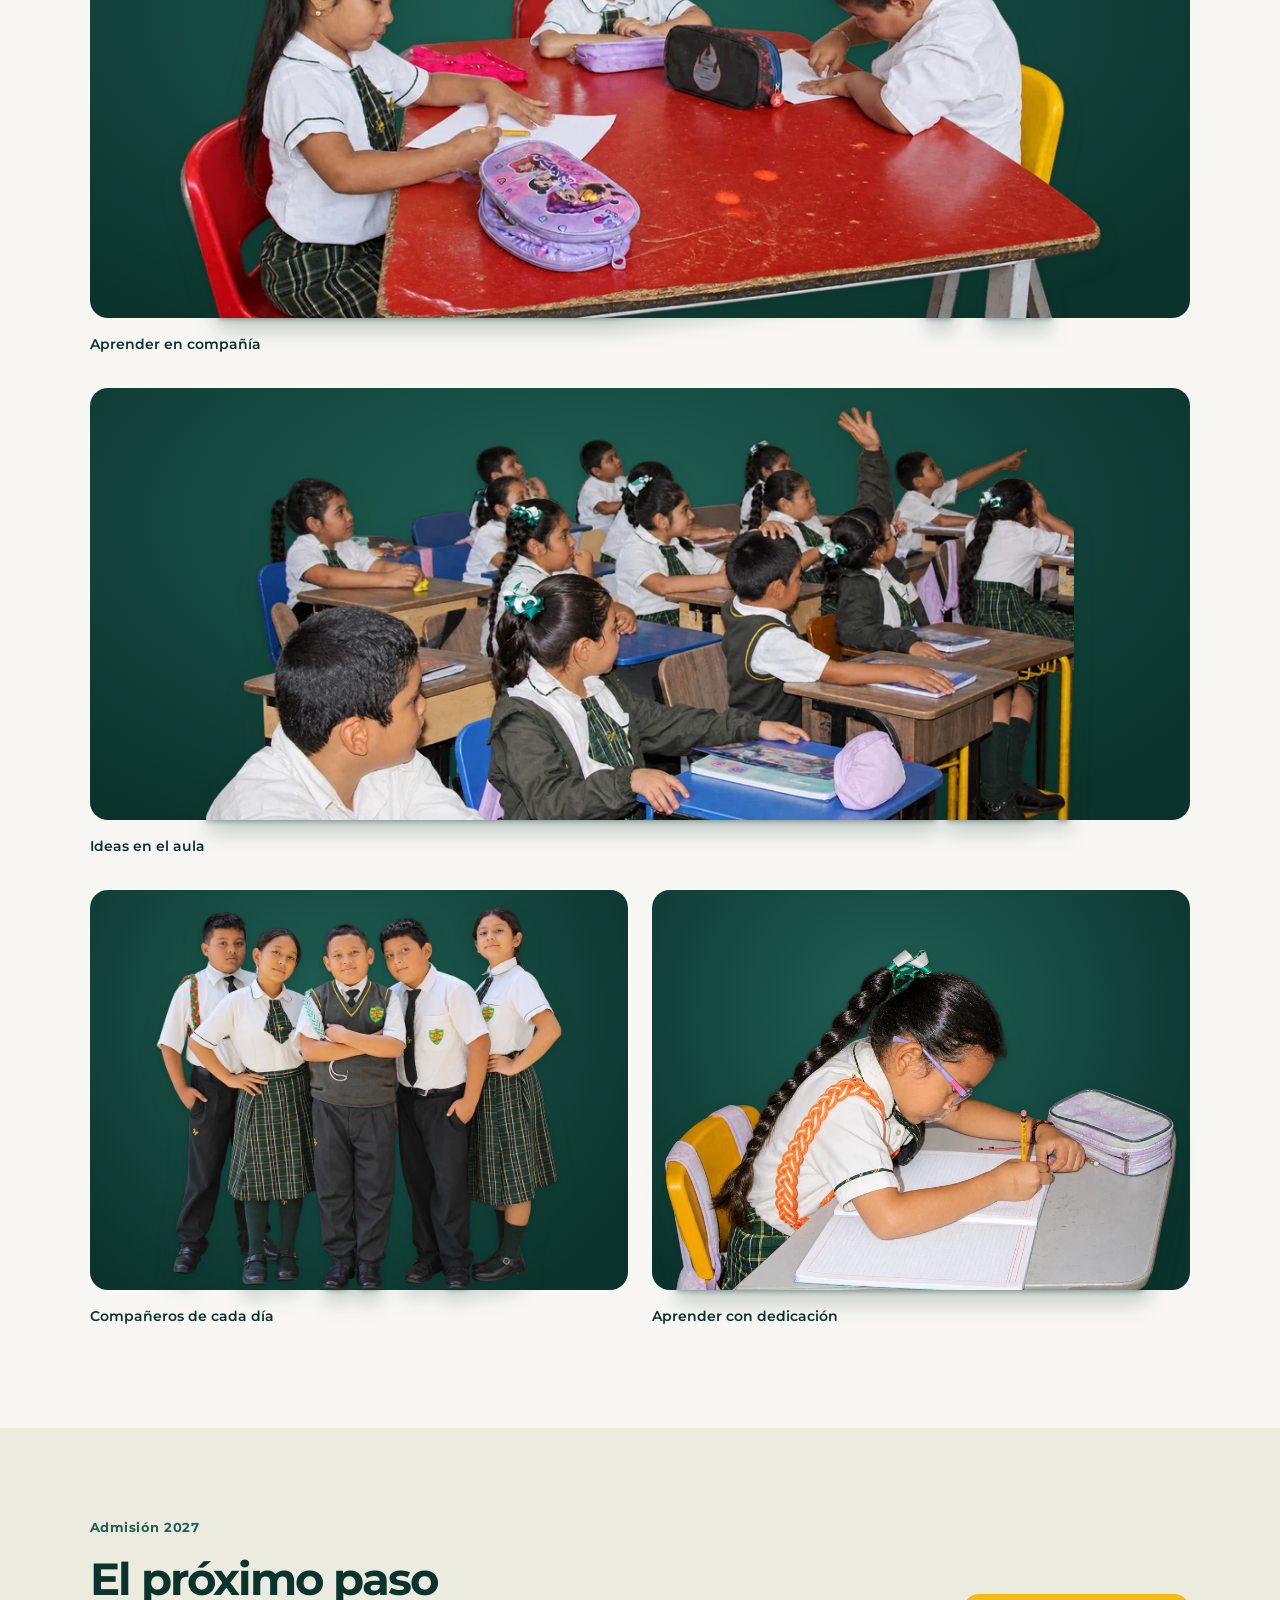
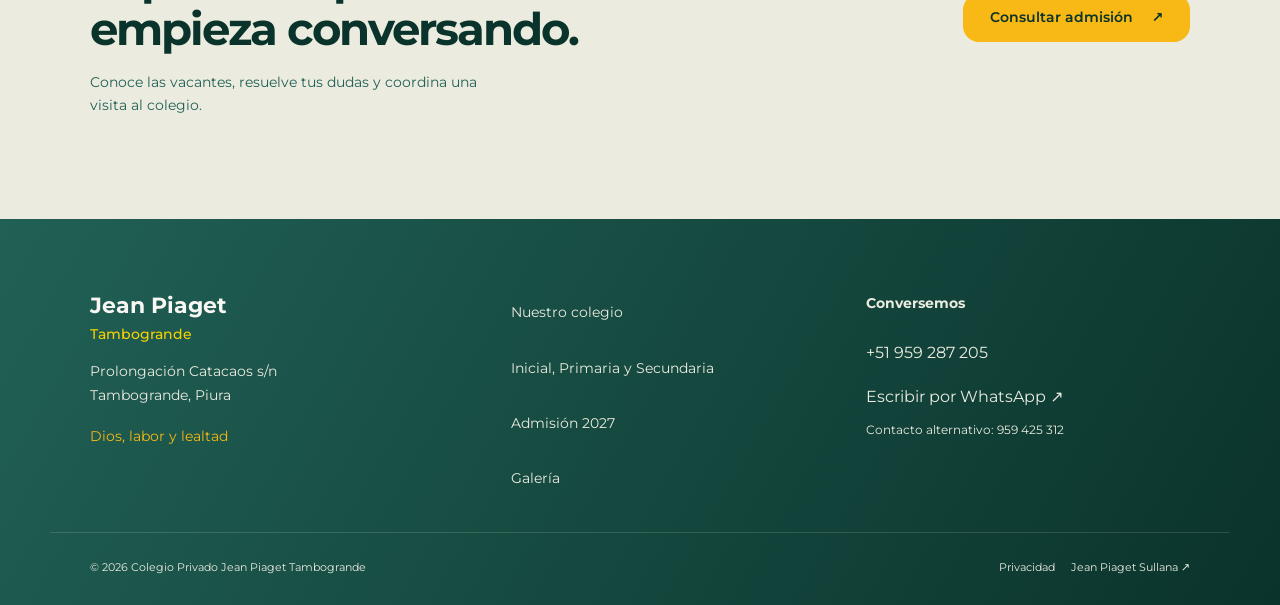
<file: galeria.html>
<!DOCTYPE html>
<html lang="es"><head><meta charset="utf-8"/><meta content="width=device-width,initial-scale=1" name="viewport"/><title>Galería | Jean Piaget Tambogrande</title><meta content="Fotografías de la comunidad y las actividades escolares de Jean Piaget Tambogrande." name="description"/><meta content="#0A332B" name="theme-color"/><link href="img/escudo-tambogrande.png" rel="icon" type="image/png"/><link href="https://adrinoaimar.github.io/jean-piaget-tambogrande-web/galeria.html" rel="canonical"/><meta content="website" property="og:type"/><meta content="Jean Piaget Tambogrande" property="og:site_name"/><meta content="Galería" property="og:title"/><meta content="Fotografías de la comunidad y las actividades escolares de Jean Piaget Tambogrande." property="og:description"/><meta content="https://adrinoaimar.github.io/jean-piaget-tambogrande-web/galeria.html" property="og:url"/><meta content="https://adrinoaimar.github.io/jean-piaget-tambogrande-web/img/og-tambogrande.jpg" property="og:image"/><meta content="summary_large_image" name="twitter:card"/><link as="font" crossorigin="" href="fonts/montserrat-400-latin.woff2" rel="preload" type="font/woff2"/><link href="css/styles.css?v=20261109-tambogrande" rel="stylesheet"/><link href="css/creative.css?v=20261111-completa" rel="stylesheet"/><link href="css/tambogrande.css?v=20261111-completa" rel="stylesheet"/><link href="css/site.css?v=20261111-campus-identity" rel="stylesheet"/><link rel="stylesheet" href="css/brand.css?v=20261111-campus-identity">
</head><body class="tambogrande-page"><a class="skip-link" href="#contenido">Saltar al contenido</a><header class="site-header"><nav aria-label="Navegación principal" class="nav shell"><a class="brand tb-brand" href="index.html"><img alt="Escudo de Jean Piaget Tambogrande" class="brand__mark" height="310" src="img/escudo-tambogrande.png" width="256"/><span class="brand__name">Jean Piaget<span>Tambogrande</span></span></a><button aria-controls="menu" aria-expanded="false" aria-label="Abrir menú" class="nav__toggle" type="button"><span aria-hidden="true">☰</span></button><ul class="nav__links" id="menu"><li><a href="index.html">Inicio</a></li><li><a href="nosotros.html">Nosotros</a></li><li><a href="niveles.html">Niveles</a></li><li><a href="vida-escolar.html">Vida escolar</a></li><li><a aria-current="page" href="galeria.html">Galería</a></li><li><a href="admision.html">Admisión</a></li><li><a href="contacto.html">Contacto</a></li></ul><a class="btn btn--primary btn--sm tb-nav-cta" href="admision.html">Postula ahora</a></nav></header><main id="contenido"><section class="section tb-gallery-intro"><div class="shell"><p class="eyebrow">Galería · Tambogrande</p><h1>Personas y momentos<br/>que nos unen.</h1><p>Una mirada a nuestra comunidad. Selecciona una fotografía para verla completa.</p></div></section><section class="section tb-gallery-section"><div class="shell"><div class="gallery tb-gallery tb-gallery-complete"><figure class="tb-gallery__item"><img alt="Cuatro estudiantes de Tambogrande con sus uniformes" decoding="async" height="765" loading="lazy" sizes="(max-width:760px) 90vw, 560px" src="img/recortes/tambogrande/companeros-de-camino.webp" srcset="img/recortes/tambogrande/companeros-de-camino-480.webp 480w, img/recortes/tambogrande/companeros-de-camino.webp 960w" width="960"/><figcaption>Compañeros de camino</figcaption></figure><figure class="tb-gallery__item"><img alt="Estudiante escribe en su cuaderno durante una actividad de clase" decoding="async" height="1042" loading="lazy" sizes="(max-width:760px) 90vw, 560px" src="img/recortes/tambogrande/concentracion-al-aprender.webp" srcset="img/recortes/tambogrande/concentracion-al-aprender-480.webp 480w, img/recortes/tambogrande/concentracion-al-aprender.webp 960w" width="960"/><figcaption>Tiempo para concentrarse</figcaption></figure><figure class="tb-gallery__item"><img alt="Docente y estudiantes participan alrededor de una mesa" decoding="async" height="1140" loading="lazy" sizes="(max-width:760px) 90vw, 560px" src="img/recortes/tambogrande/aprender-con-movimiento.webp" srcset="img/recortes/tambogrande/aprender-con-movimiento-480.webp 480w, img/recortes/tambogrande/aprender-con-movimiento.webp 960w" width="960"/><figcaption>Participar para descubrir</figcaption></figure><figure class="tb-gallery__item"><img alt="Estudiante de Tambogrande con uniforme escolar" decoding="async" height="1744" loading="lazy" sizes="(max-width:760px) 90vw, 560px" src="img/recortes/tambogrande/confianza-para-crecer.webp" srcset="img/recortes/tambogrande/confianza-para-crecer-480.webp 480w, img/recortes/tambogrande/confianza-para-crecer.webp 960w" width="960"/><figcaption>Confianza para crecer</figcaption></figure><figure class="tb-gallery__item tb-gallery__item--wide"><img alt="Tres estudiantes comparten una actividad alrededor de una mesa roja" decoding="async" height="431" loading="lazy" sizes="(max-width:760px) 90vw, 560px" src="img/recortes/tambogrande/acompanamiento-en-aula.webp" srcset="img/recortes/tambogrande/acompanamiento-en-aula-480.webp 480w, img/recortes/tambogrande/acompanamiento-en-aula.webp 960w" width="960"/><figcaption>Aprender en compañía</figcaption></figure><figure class="tb-gallery__item tb-gallery__item--wide"><img alt="Estudiantes trabajan junto a sus escritorios en el aula" decoding="async" height="461" loading="lazy" sizes="(max-width:760px) 90vw, 560px" src="img/recortes/tambogrande/ideas-en-clase-v2.webp" srcset="img/recortes/tambogrande/ideas-en-clase-v2-480.webp 480w, img/recortes/tambogrande/ideas-en-clase-v2.webp 960w" width="960"/><figcaption>Ideas en el aula</figcaption></figure><figure class="tb-gallery__item"><img alt="Cinco estudiantes de Tambogrande posan juntos con su uniforme" decoding="async" height="902" loading="lazy" sizes="(max-width:760px) 90vw, 560px" src="img/recortes/tambogrande/amistad-escolar.webp" srcset="img/recortes/tambogrande/amistad-escolar-480.webp 480w, img/recortes/tambogrande/amistad-escolar.webp 960w" width="960"/><figcaption>Compañeros de cada día</figcaption></figure><figure class="tb-gallery__item"><img alt="Estudiante con lentes escribe durante una actividad en clase" decoding="async" height="639" loading="lazy" sizes="(max-width:760px) 90vw, 560px" src="img/recortes/tambogrande/aprender-con-dedicacion.webp" srcset="img/recortes/tambogrande/aprender-con-dedicacion-480.webp 480w, img/recortes/tambogrande/aprender-con-dedicacion.webp 960w" width="960"/><figcaption>Aprender con dedicación</figcaption></figure></div></div></section><section class="section tb-next"><div class="shell tb-next-grid"><div><p class="eyebrow">Admisión 2027</p><h2>El próximo paso<br/>empieza conversando.</h2><p>Conoce las vacantes, resuelve tus dudas y coordina una visita al colegio.</p></div><a class="btn tb-button" href="admision.html">Consultar admisión <span aria-hidden="true">↗</span></a></div></section></main><footer class="site-footer tb-footer"><div class="shell tb-footer-grid"><div><p class="tb-footer__name">Jean Piaget <span>Tambogrande</span></p><p>Prolongación Catacaos s/n<br/>Tambogrande, Piura</p><p class="tb-footer-motto">Dios, labor y lealtad</p></div><nav aria-label="Información del colegio"><a href="nosotros.html">Nuestro colegio</a><a href="niveles.html">Inicial, Primaria y Secundaria</a><a href="admision.html">Admisión 2027</a><a href="galeria.html">Galería</a></nav><div><p class="tb-footer-label">Conversemos</p><a href="tel:+51959287205">+51 959 287 205</a><br/><a href="https://wa.me/51959287205" rel="noopener noreferrer" target="_blank">Escribir por WhatsApp ↗</a><p class="tb-footer-small">Contacto alternativo: <a href="tel:+51959425312">959 425 312</a></p></div></div><div class="shell tb-footer-bottom"><span>© 2026 Colegio Privado Jean Piaget Tambogrande</span><div><a href="privacidad.html">Privacidad</a><a href="https://adrinoaimar.github.io/jean-piaget-web/">Jean Piaget Sullana ↗</a></div></div></footer><script defer="" src="js/main.js?v=20261111-completa"></script></body></html>
</file>
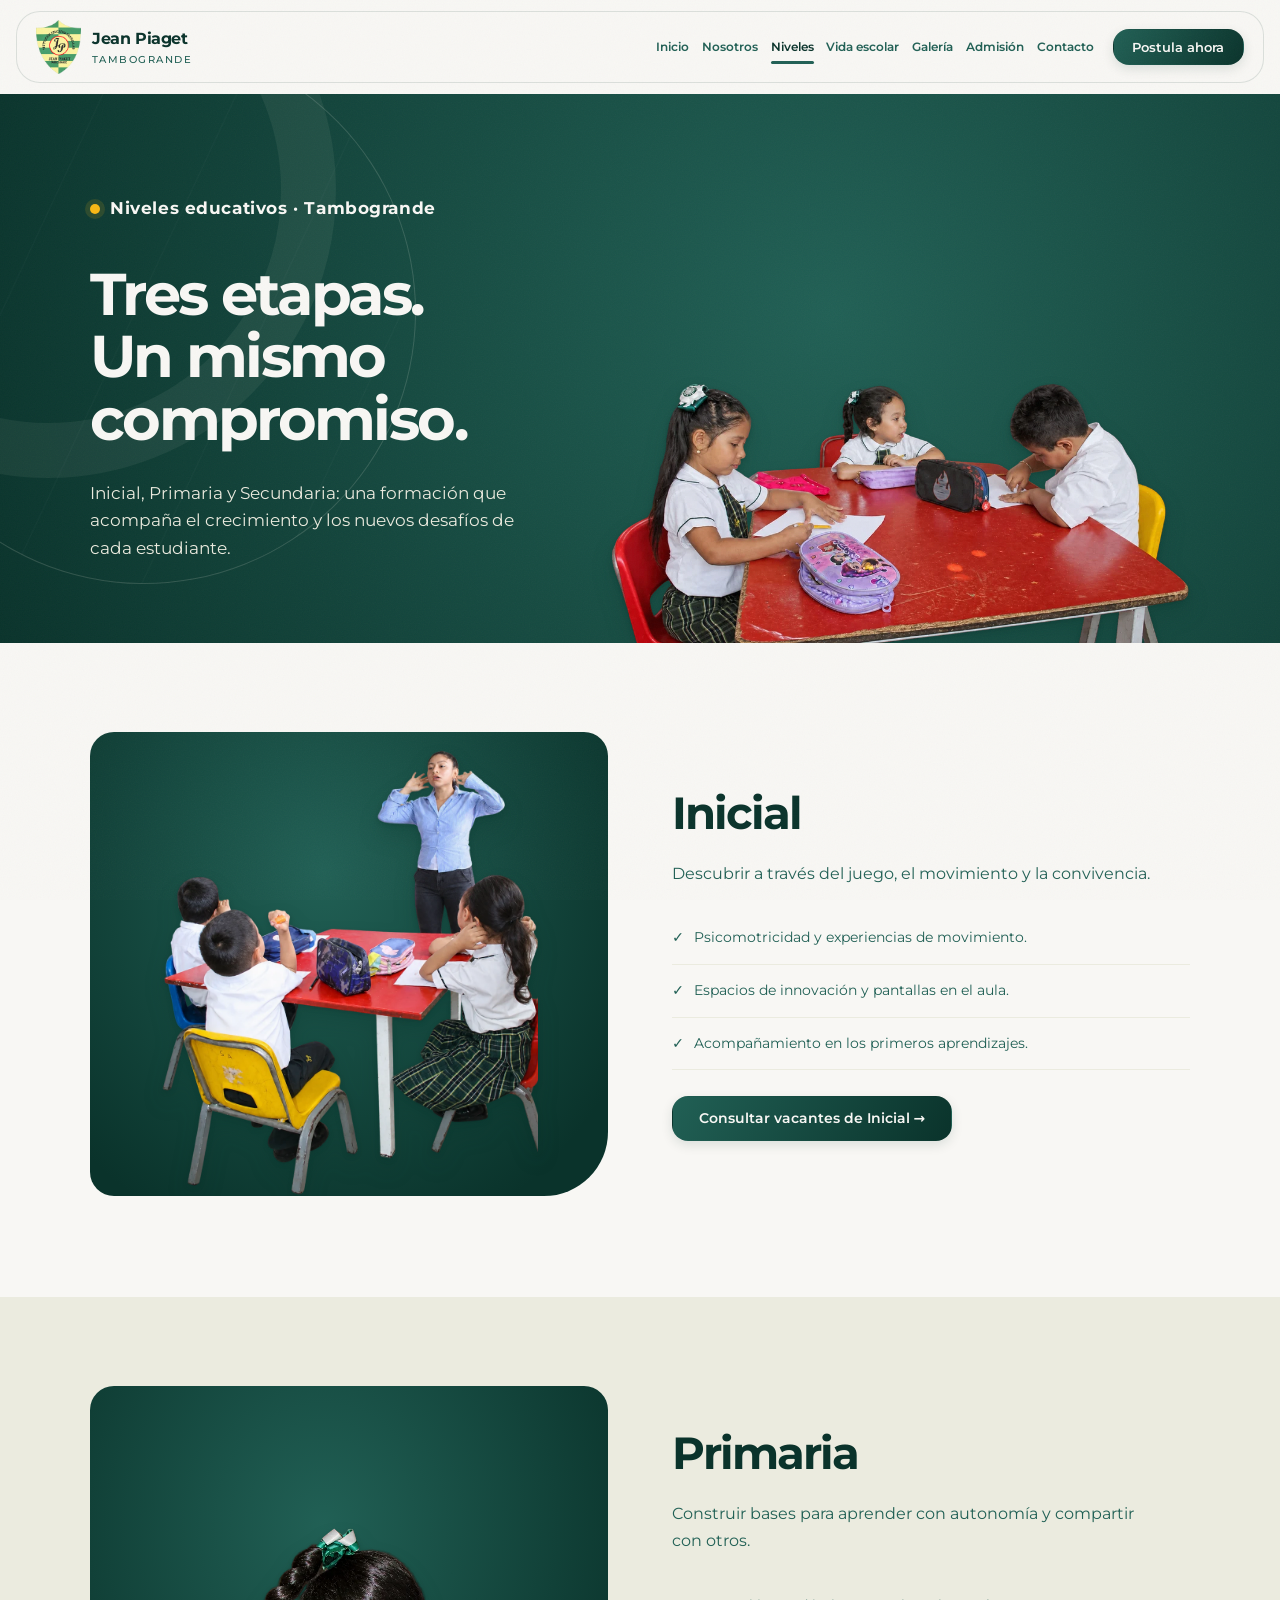
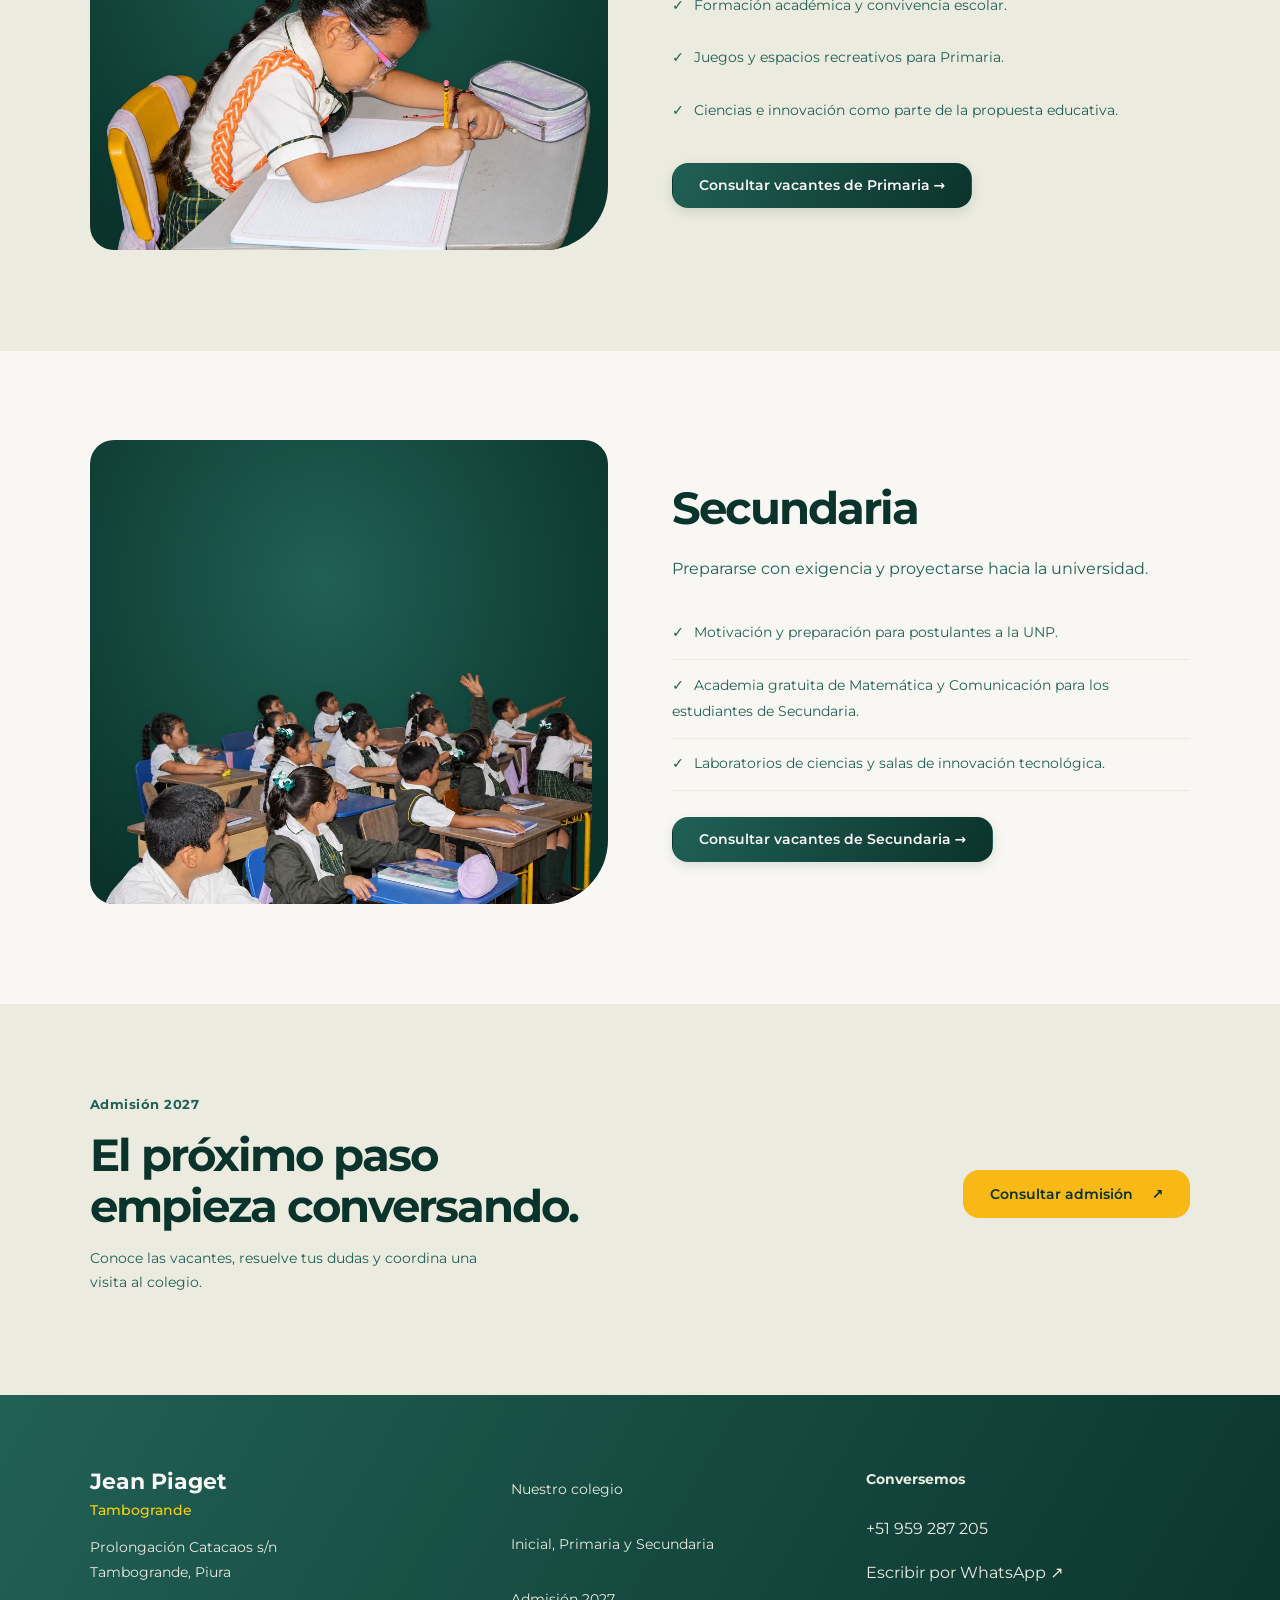
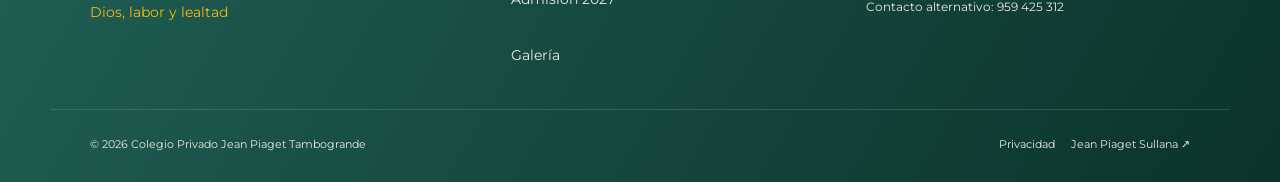
<file: niveles.html>
<!DOCTYPE html><html lang="es"><head><meta charset="UTF-8"><meta name="viewport" content="width=device-width,initial-scale=1"><title>Inicial, Primaria y Secundaria | Jean Piaget Tambogrande</title><meta name="description" content="Conoce los tres niveles educativos de Jean Piaget Tambogrande y consulta vacantes para 2027."><meta name="theme-color" content="#0A332B"><link rel="icon" href="img/escudo-tambogrande.png" type="image/png"><link rel="canonical" href="https://adrinoaimar.github.io/jean-piaget-tambogrande-web/niveles.html"><meta property="og:type" content="website"><meta property="og:site_name" content="Jean Piaget Tambogrande"><meta property="og:title" content="Inicial, Primaria y Secundaria"><meta property="og:description" content="Conoce los tres niveles educativos de Jean Piaget Tambogrande y consulta vacantes para 2027."><meta property="og:url" content="https://adrinoaimar.github.io/jean-piaget-tambogrande-web/niveles.html"><meta property="og:image" content="https://adrinoaimar.github.io/jean-piaget-tambogrande-web/img/og-tambogrande.jpg"><meta name="twitter:card" content="summary_large_image"><link rel="preload" href="fonts/montserrat-400-latin.woff2" as="font" type="font/woff2" crossorigin><link rel="stylesheet" href="css/styles.css?v=20261109-tambogrande"><link rel="stylesheet" href="css/creative.css?v=20261111-completa"><link rel="stylesheet" href="css/tambogrande.css?v=20261111-completa"><link rel="stylesheet" href="css/site.css?v=20261111-campus-identity"><link rel="stylesheet" href="css/brand.css?v=20261111-campus-identity">
</head><body class="tambogrande-page"><a class="skip-link" href="#contenido">Saltar al contenido</a><header class="site-header"><nav class="nav shell" aria-label="Navegación principal"><a class="brand tb-brand" href="index.html"><img class="brand__mark" src="img/escudo-tambogrande.png" width="256" height="310" alt="Escudo de Jean Piaget Tambogrande"><span class="brand__name">Jean Piaget<span>Tambogrande</span></span></a><button class="nav__toggle" type="button" aria-expanded="false" aria-controls="menu" aria-label="Abrir menú"><span aria-hidden="true">☰</span></button><ul class="nav__links" id="menu"><li><a href="index.html">Inicio</a></li><li><a href="nosotros.html">Nosotros</a></li><li><a href="niveles.html" aria-current="page">Niveles</a></li><li><a href="vida-escolar.html">Vida escolar</a></li><li><a href="galeria.html">Galería</a></li><li><a href="admision.html">Admisión</a></li><li><a href="contacto.html">Contacto</a></li></ul><a class="btn btn--primary btn--sm tb-nav-cta" href="admision.html">Postula ahora</a></nav></header><main id="contenido"><section class="tb-hero tb-page-hero"><div class="shell tb-hero__grid"><div class="tb-hero__copy"><p class="eyebrow">Niveles educativos · Tambogrande</p><h1>Tres etapas.<br>Un mismo compromiso.</h1><p>Inicial, Primaria y Secundaria: una formación que acompaña el crecimiento y los nuevos desafíos de cada estudiante.</p></div><figure class="tb-hero__portrait"><img src="img/recortes/tambogrande/acompanamiento-en-aula.webp" srcset="img/recortes/tambogrande/acompanamiento-en-aula-480.webp 480w, img/recortes/tambogrande/acompanamiento-en-aula.webp 960w" sizes="(max-width:760px) 90vw, 560px" width="960" height="431" alt="Tres estudiantes comparten una actividad alrededor de una mesa roja" fetchpriority="high" decoding="async"></figure></div></section><section class="section tb-level-detail" id="inicial"><div class="shell tb-level-grid"><figure class="tb-stage"><img src="img/recortes/tambogrande/aprender-con-movimiento.webp" srcset="img/recortes/tambogrande/aprender-con-movimiento-480.webp 480w, img/recortes/tambogrande/aprender-con-movimiento.webp 960w" sizes="(max-width:760px) 90vw, 560px" width="960" height="1140" alt="Docente y estudiantes participan alrededor de una mesa" loading="lazy" decoding="async"></figure><div><h2>Inicial</h2><p>Descubrir a través del juego, el movimiento y la convivencia.</p><ul class="tb-checklist"><li>Psicomotricidad y experiencias de movimiento.</li><li>Espacios de innovación y pantallas en el aula.</li><li>Acompañamiento en los primeros aprendizajes.</li></ul><a class="btn btn--primary" href="admision.html?nivel=inicial">Consultar vacantes de Inicial →</a></div></div></section><section class="section tb-level-detail" id="primaria"><div class="shell tb-level-grid"><figure class="tb-stage"><img src="img/recortes/tambogrande/aprender-con-dedicacion.webp" srcset="img/recortes/tambogrande/aprender-con-dedicacion-480.webp 480w, img/recortes/tambogrande/aprender-con-dedicacion.webp 960w" sizes="(max-width:760px) 90vw, 560px" width="960" height="639" alt="Estudiante con lentes escribe durante una actividad en clase" loading="lazy" decoding="async"></figure><div><h2>Primaria</h2><p>Construir bases para aprender con autonomía y compartir con otros.</p><ul class="tb-checklist"><li>Formación académica y convivencia escolar.</li><li>Juegos y espacios recreativos para Primaria.</li><li>Ciencias e innovación como parte de la propuesta educativa.</li></ul><a class="btn btn--primary" href="admision.html?nivel=primaria">Consultar vacantes de Primaria →</a></div></div></section><section class="section tb-level-detail" id="secundaria"><div class="shell tb-level-grid"><figure class="tb-stage"><img src="img/recortes/tambogrande/ideas-en-clase-v2.webp" srcset="img/recortes/tambogrande/ideas-en-clase-v2-480.webp 480w, img/recortes/tambogrande/ideas-en-clase-v2.webp 960w" sizes="(max-width:760px) 90vw, 560px" width="960" height="461" alt="Estudiantes trabajan junto a sus escritorios en el aula" loading="lazy" decoding="async"></figure><div><h2>Secundaria</h2><p>Prepararse con exigencia y proyectarse hacia la universidad.</p><ul class="tb-checklist"><li>Motivación y preparación para postulantes a la UNP.</li><li>Academia gratuita de Matemática y Comunicación para los estudiantes de Secundaria.</li><li>Laboratorios de ciencias y salas de innovación tecnológica.</li></ul><a class="btn btn--primary" href="admision.html?nivel=secundaria">Consultar vacantes de Secundaria →</a></div></div></section><section class="section tb-next"><div class="shell tb-next-grid"><div><p class="eyebrow">Admisión 2027</p><h2>El próximo paso<br>empieza conversando.</h2><p>Conoce las vacantes, resuelve tus dudas y coordina una visita al colegio.</p></div><a class="btn tb-button" href="admision.html">Consultar admisión <span aria-hidden="true">↗</span></a></div></section></main><footer class="site-footer tb-footer"><div class="shell tb-footer-grid"><div><p class="tb-footer__name">Jean Piaget <span>Tambogrande</span></p><p>Prolongación Catacaos s/n<br>Tambogrande, Piura</p><p class="tb-footer-motto">Dios, labor y lealtad</p></div><nav aria-label="Información del colegio"><a href="nosotros.html">Nuestro colegio</a><a href="niveles.html">Inicial, Primaria y Secundaria</a><a href="admision.html">Admisión 2027</a><a href="galeria.html">Galería</a></nav><div><p class="tb-footer-label">Conversemos</p><a href="tel:+51959287205">+51 959 287 205</a><br><a href="https://wa.me/51959287205" target="_blank" rel="noopener noreferrer">Escribir por WhatsApp ↗</a><p class="tb-footer-small">Contacto alternativo: <a href="tel:+51959425312">959 425 312</a></p></div></div><div class="shell tb-footer-bottom"><span>© 2026 Colegio Privado Jean Piaget Tambogrande</span><div><a href="privacidad.html">Privacidad</a><a href="https://adrinoaimar.github.io/jean-piaget-web/">Jean Piaget Sullana ↗</a></div></div></footer><script src="js/main.js?v=20261111-completa" defer></script></body></html>
</file>
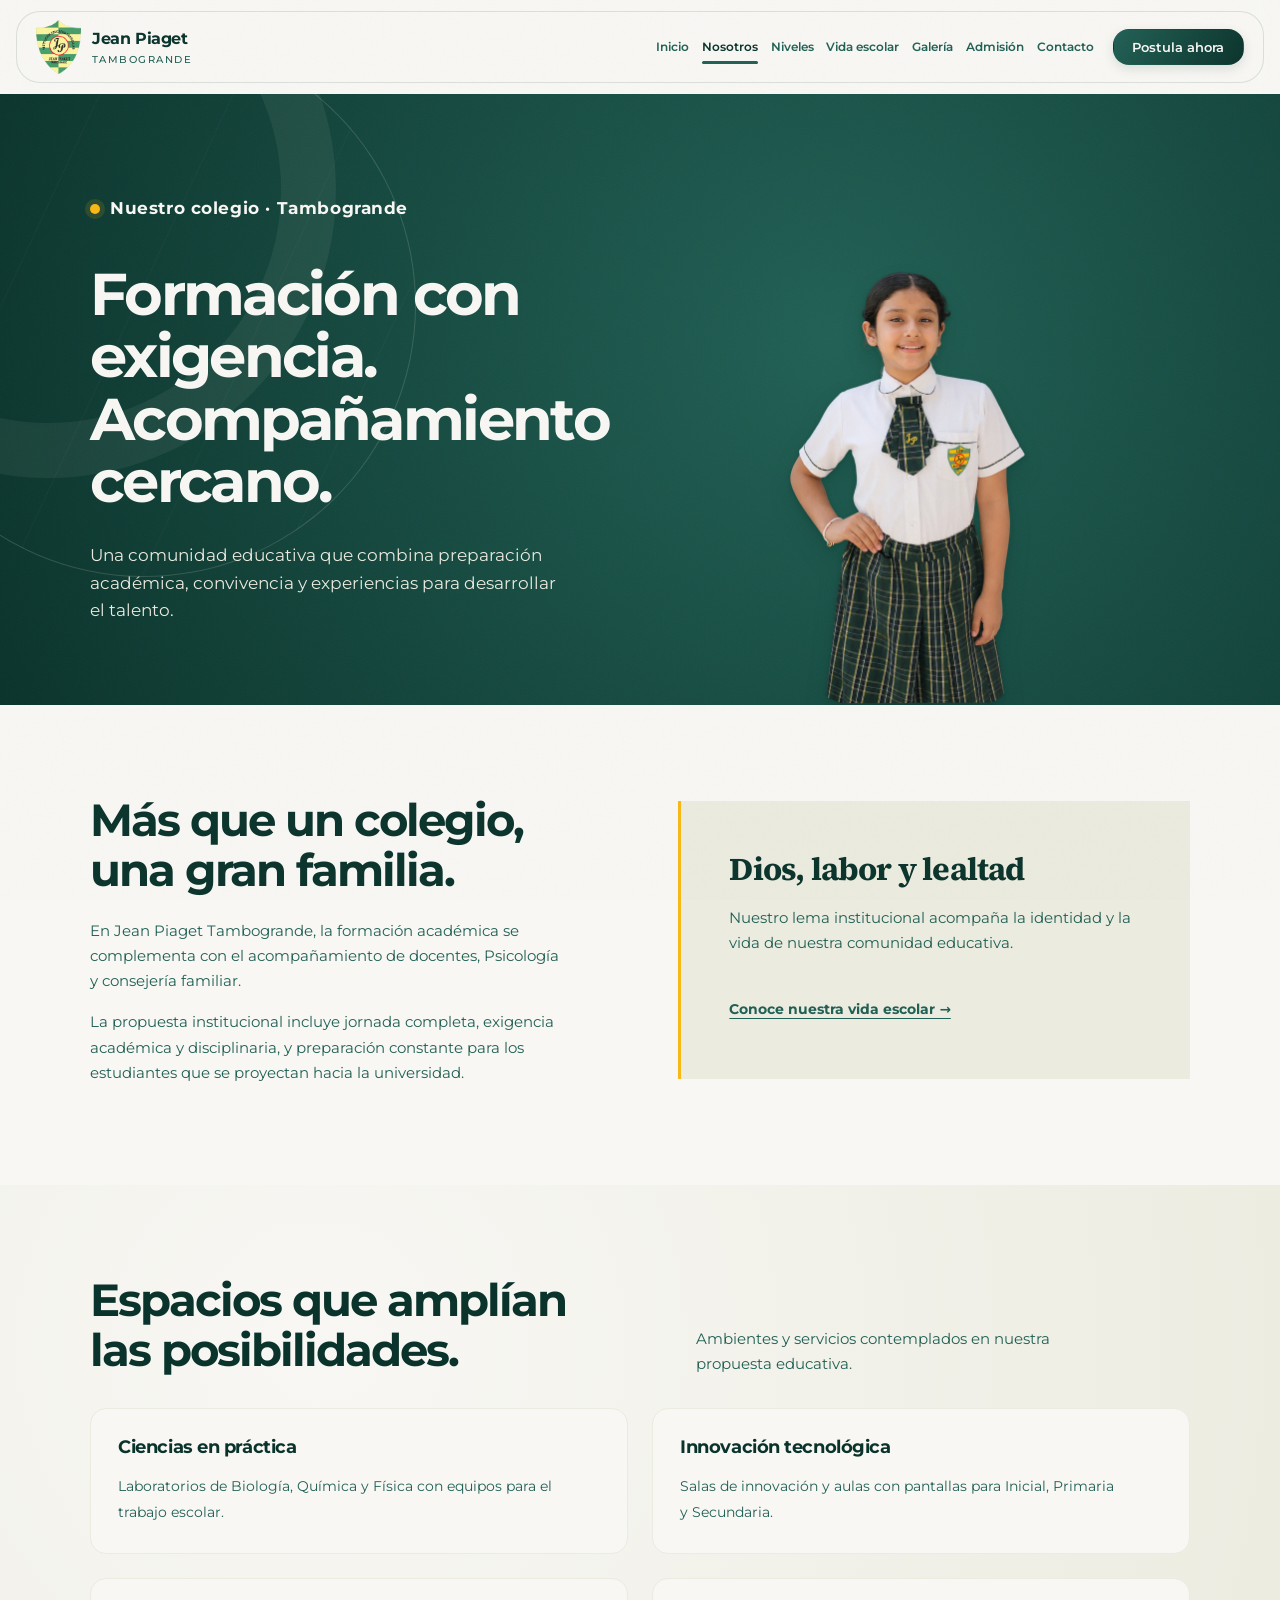
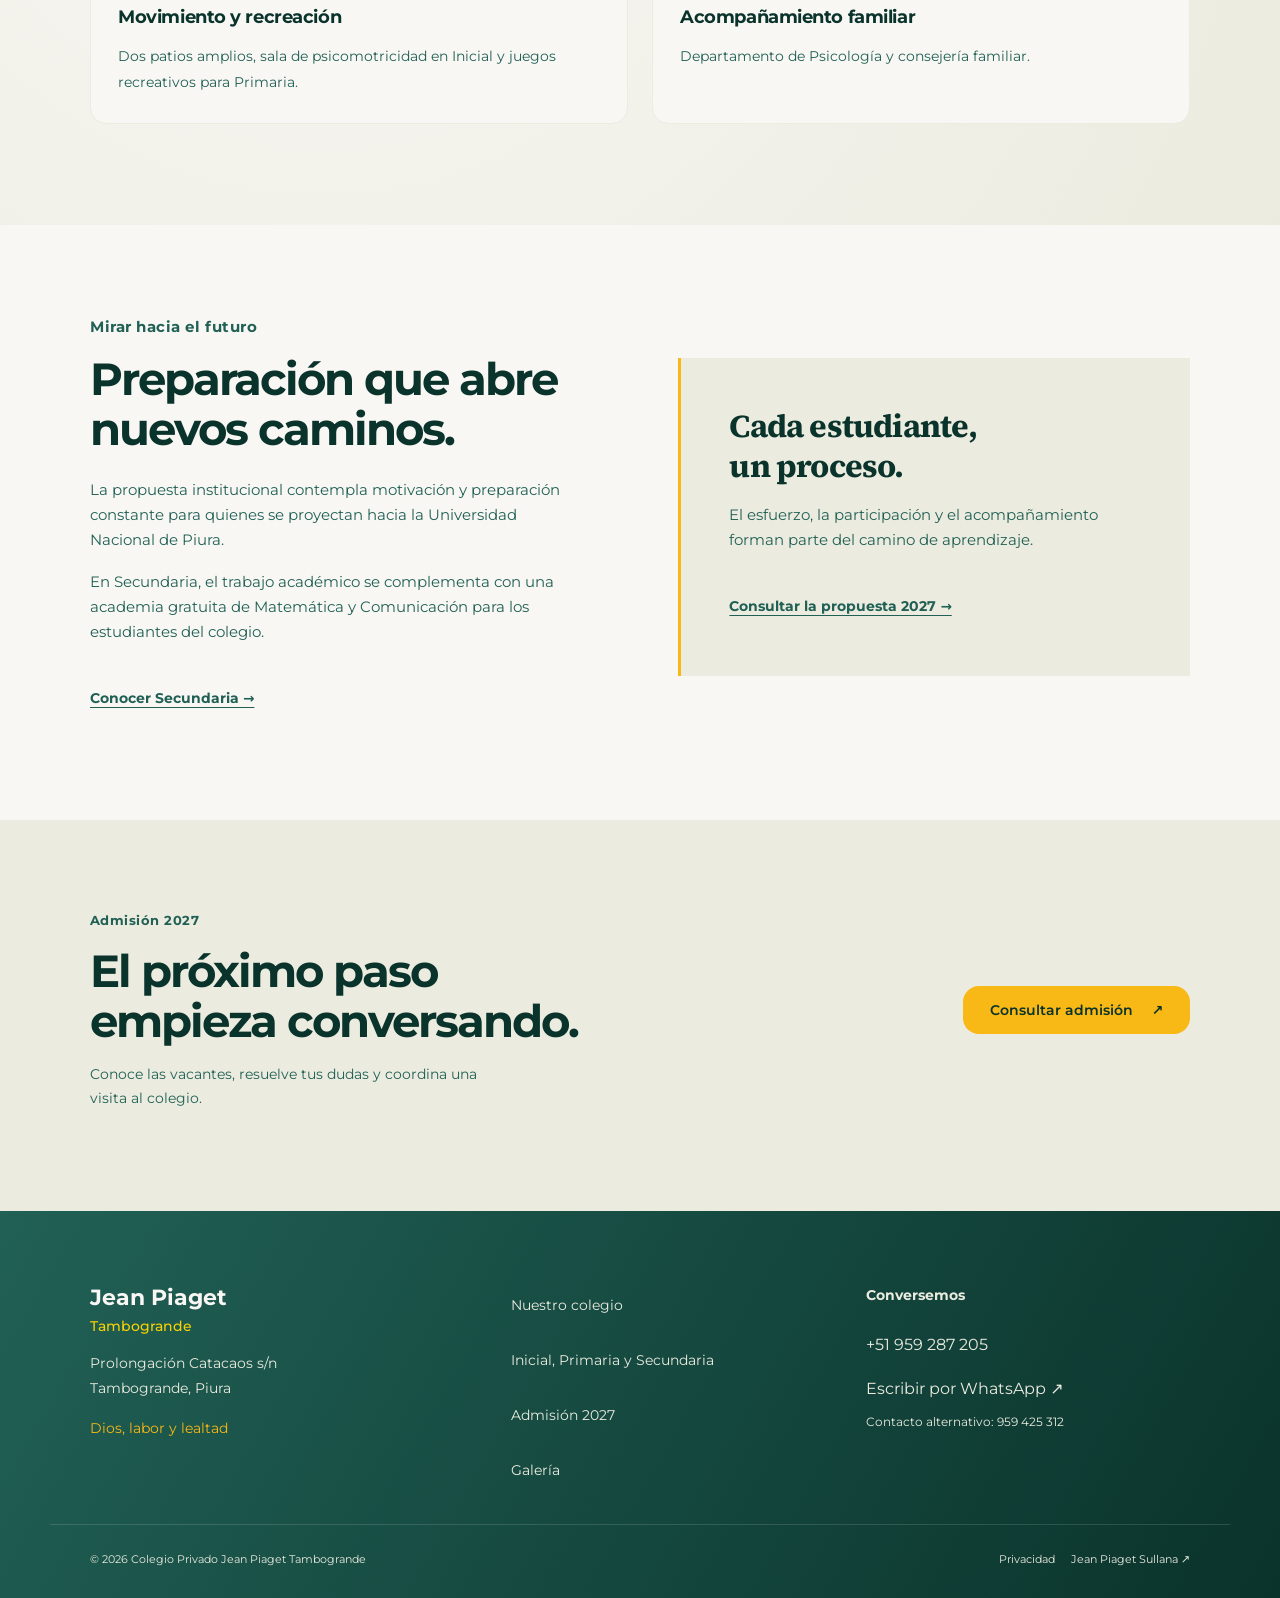
<file: nosotros.html>
<!DOCTYPE html>
<html lang="es"><head><meta charset="utf-8"/><meta content="width=device-width,initial-scale=1" name="viewport"/><title>Nuestro colegio | Jean Piaget Tambogrande</title><meta content="Propuesta educativa, acompañamiento, infraestructura y trayectoria de Jean Piaget Tambogrande." name="description"/><meta content="#0A332B" name="theme-color"/><link href="img/escudo-tambogrande.png" rel="icon" type="image/png"/><link href="https://adrinoaimar.github.io/jean-piaget-tambogrande-web/nosotros.html" rel="canonical"/><meta content="website" property="og:type"/><meta content="Jean Piaget Tambogrande" property="og:site_name"/><meta content="Nuestro colegio" property="og:title"/><meta content="Propuesta educativa, acompañamiento, infraestructura y trayectoria de Jean Piaget Tambogrande." property="og:description"/><meta content="https://adrinoaimar.github.io/jean-piaget-tambogrande-web/nosotros.html" property="og:url"/><meta content="https://adrinoaimar.github.io/jean-piaget-tambogrande-web/img/og-tambogrande.jpg" property="og:image"/><meta content="summary_large_image" name="twitter:card"/><link as="font" crossorigin="" href="fonts/montserrat-400-latin.woff2" rel="preload" type="font/woff2"/><link href="css/styles.css?v=20261109-tambogrande" rel="stylesheet"/><link href="css/creative.css?v=20261111-completa" rel="stylesheet"/><link href="css/tambogrande.css?v=20261111-completa" rel="stylesheet"/><link href="css/site.css?v=20261111-campus-identity" rel="stylesheet"/><link rel="stylesheet" href="css/brand.css?v=20261111-campus-identity">
</head><body class="tambogrande-page"><a class="skip-link" href="#contenido">Saltar al contenido</a><header class="site-header"><nav aria-label="Navegación principal" class="nav shell"><a class="brand tb-brand" href="index.html"><img alt="Escudo de Jean Piaget Tambogrande" class="brand__mark" height="310" src="img/escudo-tambogrande.png" width="256"/><span class="brand__name">Jean Piaget<span>Tambogrande</span></span></a><button aria-controls="menu" aria-expanded="false" aria-label="Abrir menú" class="nav__toggle" type="button"><span aria-hidden="true">☰</span></button><ul class="nav__links" id="menu"><li><a href="index.html">Inicio</a></li><li><a aria-current="page" href="nosotros.html">Nosotros</a></li><li><a href="niveles.html">Niveles</a></li><li><a href="vida-escolar.html">Vida escolar</a></li><li><a href="galeria.html">Galería</a></li><li><a href="admision.html">Admisión</a></li><li><a href="contacto.html">Contacto</a></li></ul><a class="btn btn--primary btn--sm tb-nav-cta" href="admision.html">Postula ahora</a></nav></header><main id="contenido"><section class="tb-hero tb-page-hero"><div class="shell tb-hero__grid"><div class="tb-hero__copy"><p class="eyebrow">Nuestro colegio · Tambogrande</p><h1>Formación con exigencia.<br/>Acompañamiento cercano.</h1><p>Una comunidad educativa que combina preparación académica, convivencia y experiencias para desarrollar el talento.</p></div><figure class="tb-hero__portrait"><img alt="Estudiante de Tambogrande con uniforme escolar" decoding="async" fetchpriority="high" height="1744" sizes="(max-width:760px) 90vw, 560px" src="img/recortes/tambogrande/confianza-para-crecer.webp" srcset="img/recortes/tambogrande/confianza-para-crecer-480.webp 480w, img/recortes/tambogrande/confianza-para-crecer.webp 960w" width="960"/></figure></div></section><section class="section"><div class="shell tb-story"><div><h2>Más que un colegio,<br/>una gran familia.</h2><p>En Jean Piaget Tambogrande, la formación académica se complementa con el acompañamiento de docentes, Psicología y consejería familiar.</p><p>La propuesta institucional incluye jornada completa, exigencia académica y disciplinaria, y preparación constante para los estudiantes que se proyectan hacia la universidad.</p></div><div class="tb-value"><h3>Dios, labor y lealtad</h3><p>Nuestro lema institucional acompaña la identidad y la vida de nuestra comunidad educativa.</p><a class="tb-text-link" href="vida-escolar.html">Conoce nuestra vida escolar →</a></div></div></section>
<section class="section section--sunken"><div class="shell"><div class="tb-section-head"><h2>Espacios que amplían<br/>las posibilidades.</h2><p>Ambientes y servicios contemplados en nuestra propuesta educativa.</p></div><div class="tb-facilities"><article><h3>Ciencias en práctica</h3><p>Laboratorios de Biología, Química y Física con equipos para el trabajo escolar.</p></article><article><h3>Innovación tecnológica</h3><p>Salas de innovación y aulas con pantallas para Inicial, Primaria y Secundaria.</p></article><article><h3>Movimiento y recreación</h3><p>Dos patios amplios, sala de psicomotricidad en Inicial y juegos recreativos para Primaria.</p></article><article><h3>Acompañamiento familiar</h3><p>Departamento de Psicología y consejería familiar.</p></article></div></div></section>
<section class="section"><div class="shell tb-story"><div><p class="eyebrow">Mirar hacia el futuro</p><h2>Preparación que abre<br/>nuevos caminos.</h2><p>La propuesta institucional contempla motivación y preparación constante para quienes se proyectan hacia la Universidad Nacional de Piura.</p><p>En Secundaria, el trabajo académico se complementa con una academia gratuita de Matemática y Comunicación para los estudiantes del colegio.</p><a class="tb-text-link" href="niveles.html#secundaria">Conocer Secundaria →</a></div><div class="tb-value"><h3>Cada estudiante, un proceso.</h3><p>El esfuerzo, la participación y el acompañamiento forman parte del camino de aprendizaje.</p><a class="tb-text-link" href="admision.html">Consultar la propuesta 2027 →</a></div></div></section><section class="section tb-next"><div class="shell tb-next-grid"><div><p class="eyebrow">Admisión 2027</p><h2>El próximo paso<br/>empieza conversando.</h2><p>Conoce las vacantes, resuelve tus dudas y coordina una visita al colegio.</p></div><a class="btn tb-button" href="admision.html">Consultar admisión <span aria-hidden="true">↗</span></a></div></section></main><footer class="site-footer tb-footer"><div class="shell tb-footer-grid"><div><p class="tb-footer__name">Jean Piaget <span>Tambogrande</span></p><p>Prolongación Catacaos s/n<br/>Tambogrande, Piura</p><p class="tb-footer-motto">Dios, labor y lealtad</p></div><nav aria-label="Información del colegio"><a href="nosotros.html">Nuestro colegio</a><a href="niveles.html">Inicial, Primaria y Secundaria</a><a href="admision.html">Admisión 2027</a><a href="galeria.html">Galería</a></nav><div><p class="tb-footer-label">Conversemos</p><a href="tel:+51959287205">+51 959 287 205</a><br/><a href="https://wa.me/51959287205" rel="noopener noreferrer" target="_blank">Escribir por WhatsApp ↗</a><p class="tb-footer-small">Contacto alternativo: <a href="tel:+51959425312">959 425 312</a></p></div></div><div class="shell tb-footer-bottom"><span>© 2026 Colegio Privado Jean Piaget Tambogrande</span><div><a href="privacidad.html">Privacidad</a><a href="https://adrinoaimar.github.io/jean-piaget-web/">Jean Piaget Sullana ↗</a></div></div></footer><script defer="" src="js/main.js?v=20261111-completa"></script></body></html>
</file>
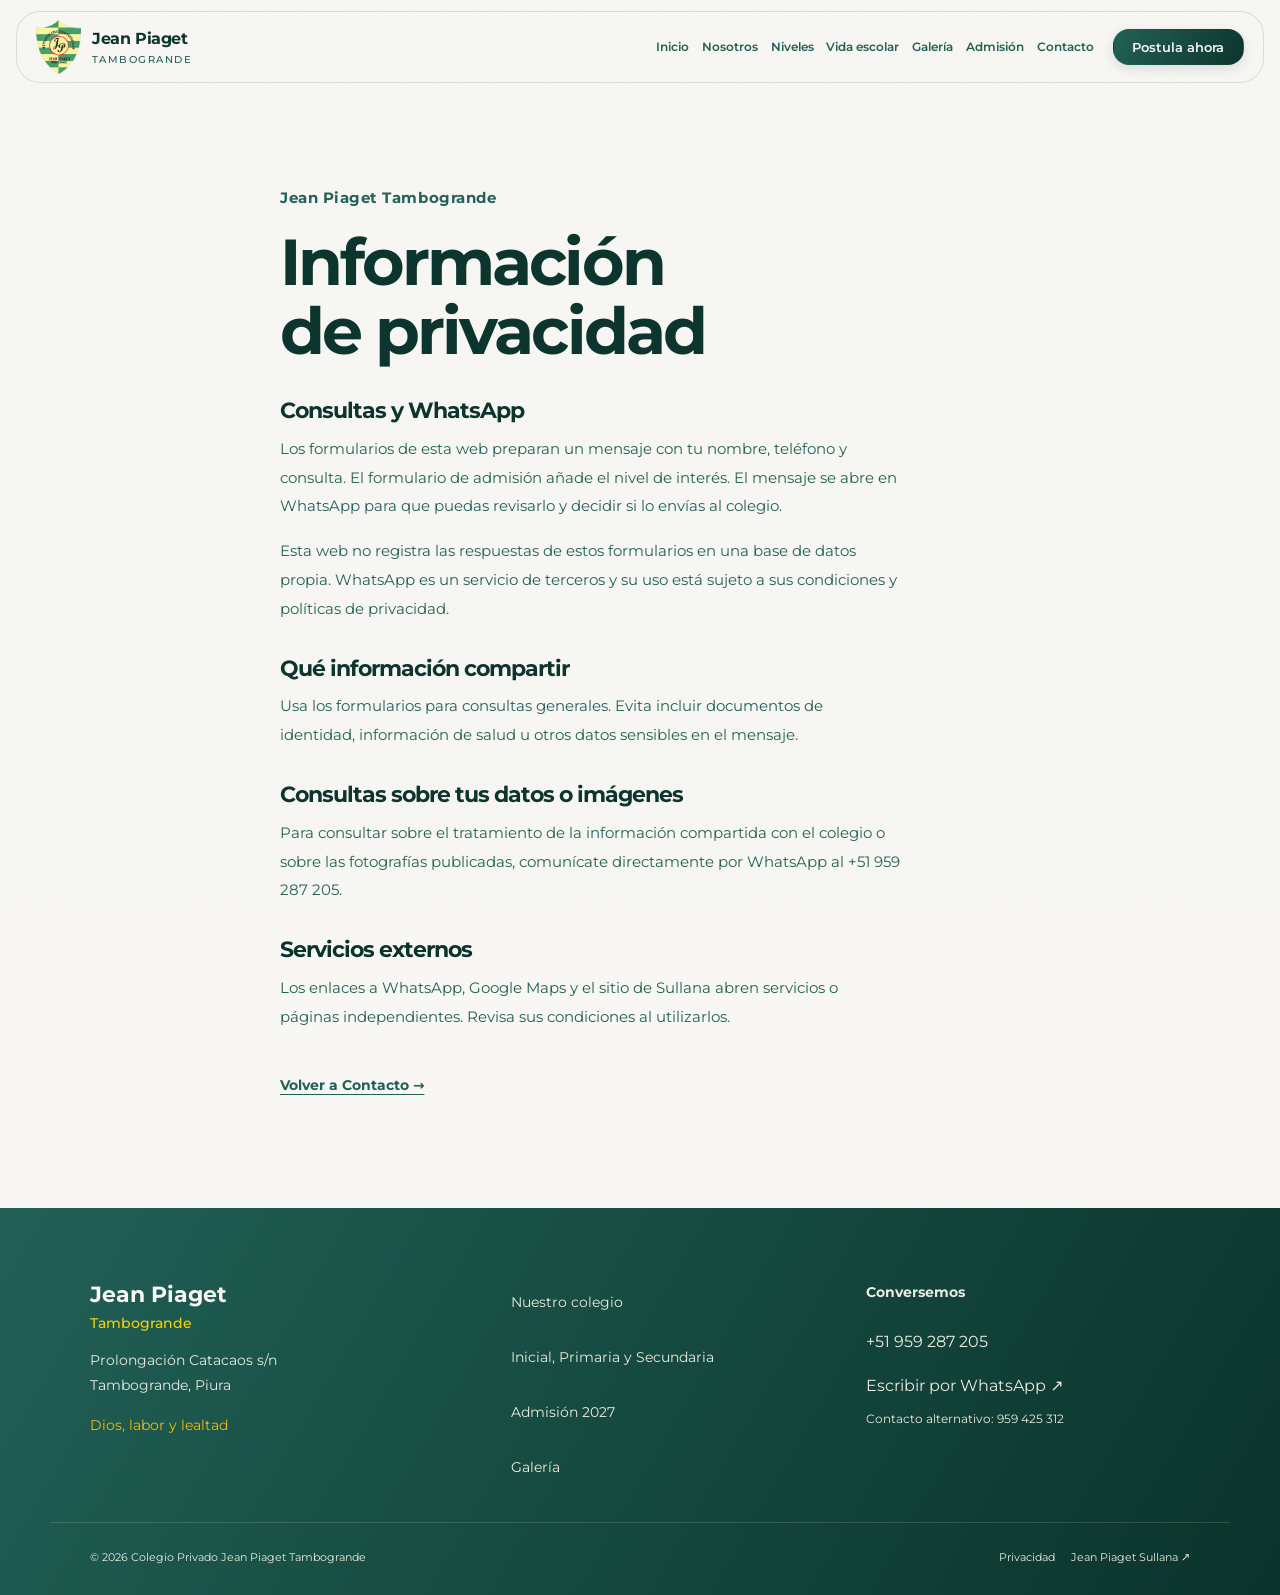
<file: privacidad.html>
<!DOCTYPE html><html lang="es"><head><meta charset="UTF-8"><meta name="viewport" content="width=device-width,initial-scale=1"><title>Privacidad | Jean Piaget Tambogrande</title><meta name="description" content="Información sobre los formularios de consulta y el uso de WhatsApp en la web de Jean Piaget Tambogrande."><meta name="theme-color" content="#0A332B"><link rel="icon" href="img/escudo-tambogrande.png" type="image/png"><link rel="canonical" href="https://adrinoaimar.github.io/jean-piaget-tambogrande-web/privacidad.html"><meta property="og:type" content="website"><meta property="og:site_name" content="Jean Piaget Tambogrande"><meta property="og:title" content="Privacidad"><meta property="og:description" content="Información sobre los formularios de consulta y el uso de WhatsApp en la web de Jean Piaget Tambogrande."><meta property="og:url" content="https://adrinoaimar.github.io/jean-piaget-tambogrande-web/privacidad.html"><meta property="og:image" content="https://adrinoaimar.github.io/jean-piaget-tambogrande-web/img/og-tambogrande.jpg"><meta name="twitter:card" content="summary_large_image"><link rel="preload" href="fonts/montserrat-400-latin.woff2" as="font" type="font/woff2" crossorigin><link rel="stylesheet" href="css/styles.css?v=20261109-tambogrande"><link rel="stylesheet" href="css/creative.css?v=20261111-completa"><link rel="stylesheet" href="css/tambogrande.css?v=20261111-completa"><link rel="stylesheet" href="css/site.css?v=20261111-campus-identity"><link rel="stylesheet" href="css/brand.css?v=20261111-campus-identity">
</head><body class="tambogrande-page"><a class="skip-link" href="#contenido">Saltar al contenido</a><header class="site-header"><nav class="nav shell" aria-label="Navegación principal"><a class="brand tb-brand" href="index.html"><img class="brand__mark" src="img/escudo-tambogrande.png" width="256" height="310" alt="Escudo de Jean Piaget Tambogrande"><span class="brand__name">Jean Piaget<span>Tambogrande</span></span></a><button class="nav__toggle" type="button" aria-expanded="false" aria-controls="menu" aria-label="Abrir menú"><span aria-hidden="true">☰</span></button><ul class="nav__links" id="menu"><li><a href="index.html">Inicio</a></li><li><a href="nosotros.html">Nosotros</a></li><li><a href="niveles.html">Niveles</a></li><li><a href="vida-escolar.html">Vida escolar</a></li><li><a href="galeria.html">Galería</a></li><li><a href="admision.html">Admisión</a></li><li><a href="contacto.html">Contacto</a></li></ul><a class="btn btn--primary btn--sm tb-nav-cta" href="admision.html">Postula ahora</a></nav></header><main id="contenido"><section class="section"><div class="shell tb-legal"><p class="eyebrow">Jean Piaget Tambogrande</p><h1>Información de privacidad</h1><h2>Consultas y WhatsApp</h2><p>Los formularios de esta web preparan un mensaje con tu nombre, teléfono y consulta. El formulario de admisión añade el nivel de interés. El mensaje se abre en WhatsApp para que puedas revisarlo y decidir si lo envías al colegio.</p><p>Esta web no registra las respuestas de estos formularios en una base de datos propia. WhatsApp es un servicio de terceros y su uso está sujeto a sus condiciones y políticas de privacidad.</p><h2>Qué información compartir</h2><p>Usa los formularios para consultas generales. Evita incluir documentos de identidad, información de salud u otros datos sensibles en el mensaje.</p><h2>Consultas sobre tus datos o imágenes</h2><p>Para consultar sobre el tratamiento de la información compartida con el colegio o sobre las fotografías publicadas, comunícate directamente por <a href="https://wa.me/51959287205">WhatsApp al +51 959 287 205</a>.</p><h2>Servicios externos</h2><p>Los enlaces a WhatsApp, Google Maps y el sitio de Sullana abren servicios o páginas independientes. Revisa sus condiciones al utilizarlos.</p><p><a class="tb-text-link" href="contacto.html">Volver a Contacto →</a></p></div></section></main><footer class="site-footer tb-footer"><div class="shell tb-footer-grid"><div><p class="tb-footer__name">Jean Piaget <span>Tambogrande</span></p><p>Prolongación Catacaos s/n<br>Tambogrande, Piura</p><p class="tb-footer-motto">Dios, labor y lealtad</p></div><nav aria-label="Información del colegio"><a href="nosotros.html">Nuestro colegio</a><a href="niveles.html">Inicial, Primaria y Secundaria</a><a href="admision.html">Admisión 2027</a><a href="galeria.html">Galería</a></nav><div><p class="tb-footer-label">Conversemos</p><a href="tel:+51959287205">+51 959 287 205</a><br><a href="https://wa.me/51959287205" target="_blank" rel="noopener noreferrer">Escribir por WhatsApp ↗</a><p class="tb-footer-small">Contacto alternativo: <a href="tel:+51959425312">959 425 312</a></p></div></div><div class="shell tb-footer-bottom"><span>© 2026 Colegio Privado Jean Piaget Tambogrande</span><div><a href="privacidad.html">Privacidad</a><a href="https://adrinoaimar.github.io/jean-piaget-web/">Jean Piaget Sullana ↗</a></div></div></footer><script src="js/main.js?v=20261111-completa" defer></script></body></html>
</file>
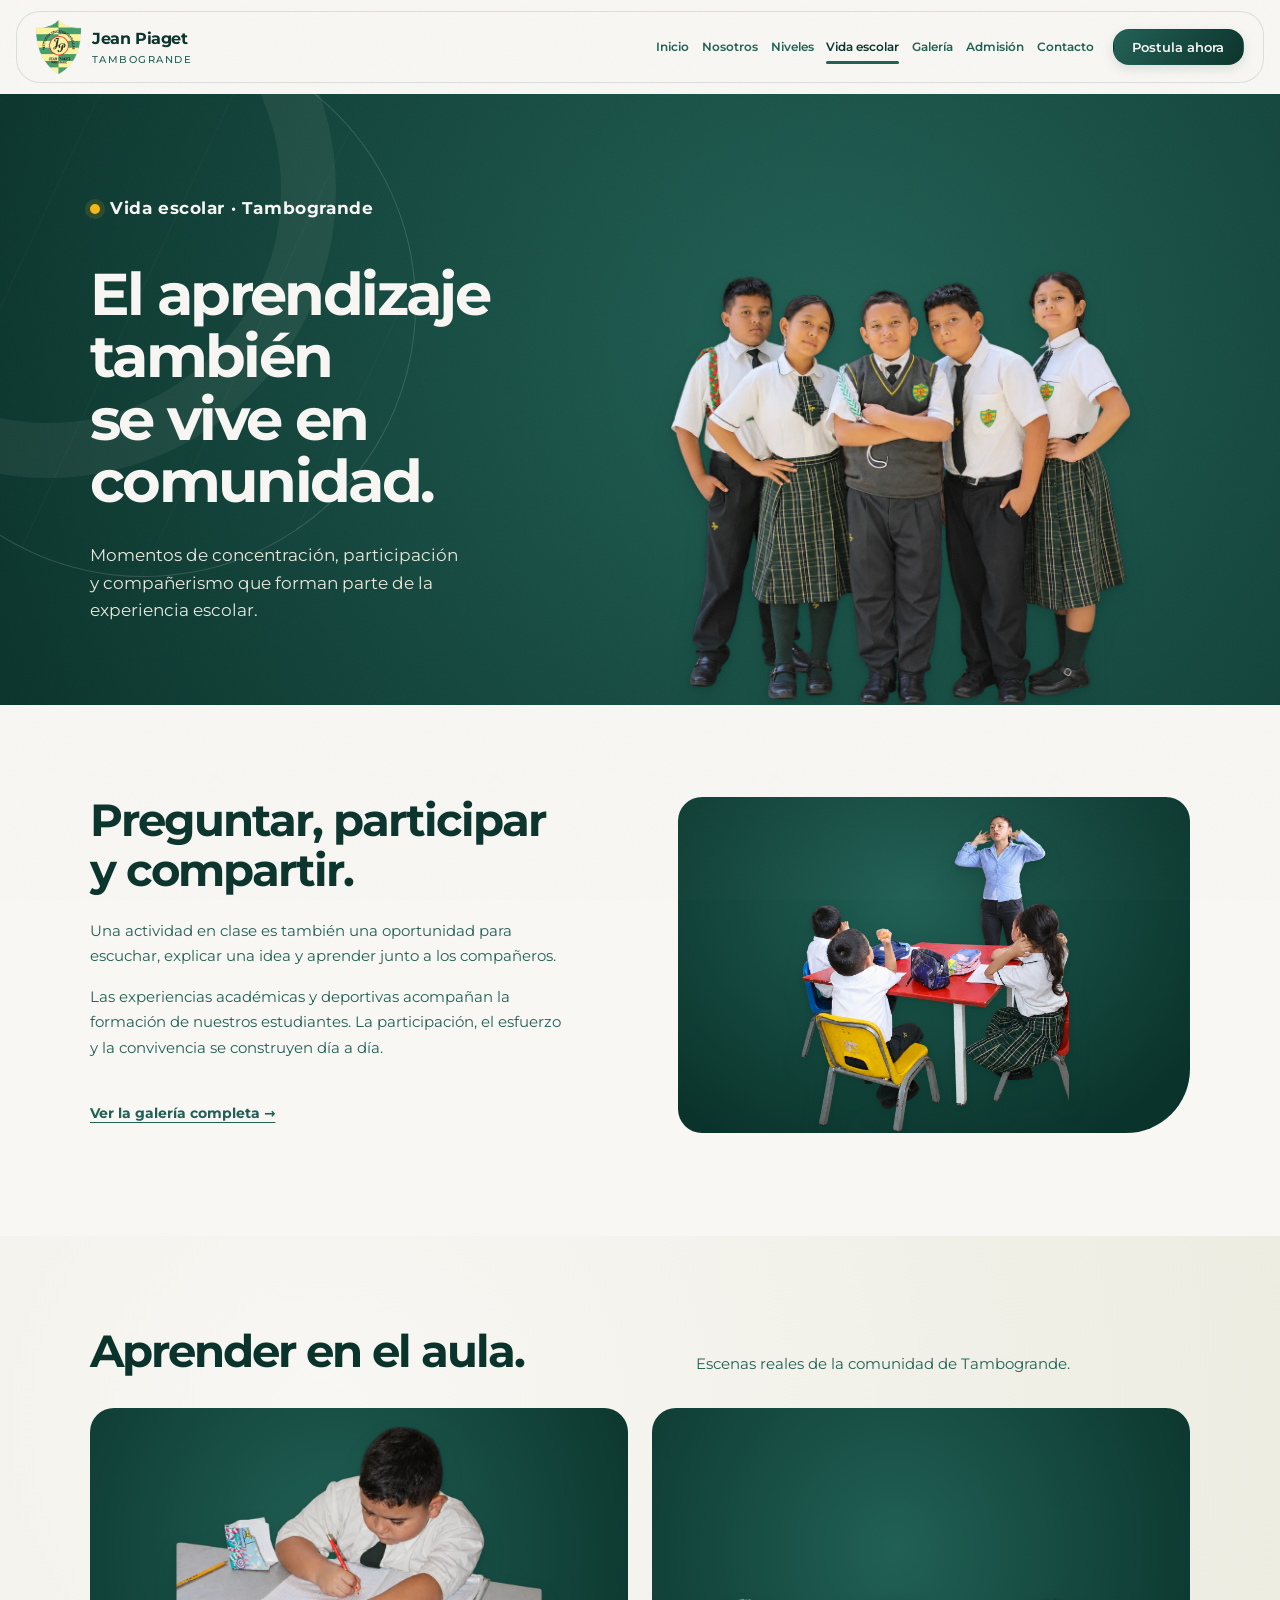
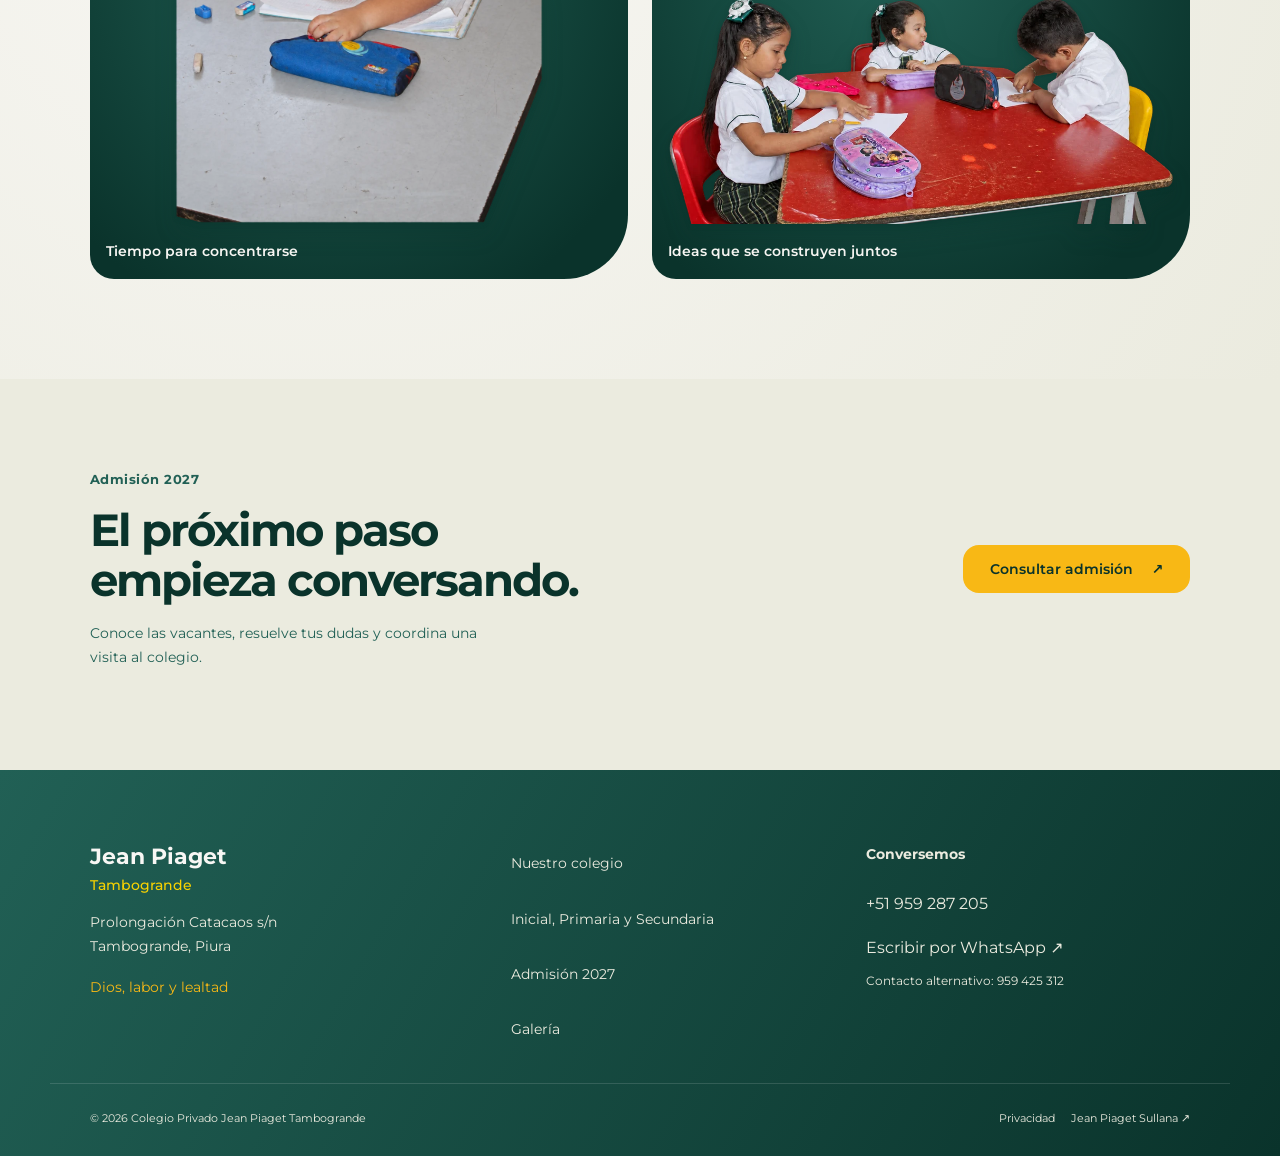
<file: vida-escolar.html>
<!DOCTYPE html><html lang="es"><head><meta charset="UTF-8"><meta name="viewport" content="width=device-width,initial-scale=1"><title>Vida escolar | Jean Piaget Tambogrande</title><meta name="description" content="Aprendizaje, participación y compañerismo: conoce la vida escolar de Jean Piaget Tambogrande."><meta name="theme-color" content="#0A332B"><link rel="icon" href="img/escudo-tambogrande.png" type="image/png"><link rel="canonical" href="https://adrinoaimar.github.io/jean-piaget-tambogrande-web/vida-escolar.html"><meta property="og:type" content="website"><meta property="og:site_name" content="Jean Piaget Tambogrande"><meta property="og:title" content="Vida escolar"><meta property="og:description" content="Aprendizaje, participación y compañerismo: conoce la vida escolar de Jean Piaget Tambogrande."><meta property="og:url" content="https://adrinoaimar.github.io/jean-piaget-tambogrande-web/vida-escolar.html"><meta property="og:image" content="https://adrinoaimar.github.io/jean-piaget-tambogrande-web/img/og-tambogrande.jpg"><meta name="twitter:card" content="summary_large_image"><link rel="preload" href="fonts/montserrat-400-latin.woff2" as="font" type="font/woff2" crossorigin><link rel="stylesheet" href="css/styles.css?v=20261109-tambogrande"><link rel="stylesheet" href="css/creative.css?v=20261111-completa"><link rel="stylesheet" href="css/tambogrande.css?v=20261111-completa"><link rel="stylesheet" href="css/site.css?v=20261111-campus-identity"><link rel="stylesheet" href="css/brand.css?v=20261111-campus-identity">
</head><body class="tambogrande-page"><a class="skip-link" href="#contenido">Saltar al contenido</a><header class="site-header"><nav class="nav shell" aria-label="Navegación principal"><a class="brand tb-brand" href="index.html"><img class="brand__mark" src="img/escudo-tambogrande.png" width="256" height="310" alt="Escudo de Jean Piaget Tambogrande"><span class="brand__name">Jean Piaget<span>Tambogrande</span></span></a><button class="nav__toggle" type="button" aria-expanded="false" aria-controls="menu" aria-label="Abrir menú"><span aria-hidden="true">☰</span></button><ul class="nav__links" id="menu"><li><a href="index.html">Inicio</a></li><li><a href="nosotros.html">Nosotros</a></li><li><a href="niveles.html">Niveles</a></li><li><a href="vida-escolar.html" aria-current="page">Vida escolar</a></li><li><a href="galeria.html">Galería</a></li><li><a href="admision.html">Admisión</a></li><li><a href="contacto.html">Contacto</a></li></ul><a class="btn btn--primary btn--sm tb-nav-cta" href="admision.html">Postula ahora</a></nav></header><main id="contenido"><section class="tb-hero tb-page-hero"><div class="shell tb-hero__grid"><div class="tb-hero__copy"><p class="eyebrow">Vida escolar · Tambogrande</p><h1>El aprendizaje también<br>se vive en comunidad.</h1><p>Momentos de concentración, participación y compañerismo que forman parte de la experiencia escolar.</p></div><figure class="tb-hero__portrait"><img src="img/recortes/tambogrande/amistad-escolar.webp" srcset="img/recortes/tambogrande/amistad-escolar-480.webp 480w, img/recortes/tambogrande/amistad-escolar.webp 960w" sizes="(max-width:760px) 90vw, 560px" width="960" height="902" alt="Cinco estudiantes de Tambogrande posan juntos con su uniforme" fetchpriority="high" decoding="async"></figure></div></section><section class="section"><div class="shell tb-story"><div><h2>Preguntar, participar<br>y compartir.</h2><p>Una actividad en clase es también una oportunidad para escuchar, explicar una idea y aprender junto a los compañeros.</p><p>Las experiencias académicas y deportivas acompañan la formación de nuestros estudiantes. La participación, el esfuerzo y la convivencia se construyen día a día.</p><a class="tb-text-link" href="galeria.html">Ver la galería completa →</a></div><figure class="tb-stage"><img src="img/recortes/tambogrande/aprender-con-movimiento.webp" srcset="img/recortes/tambogrande/aprender-con-movimiento-480.webp 480w, img/recortes/tambogrande/aprender-con-movimiento.webp 960w" sizes="(max-width:760px) 90vw, 560px" width="960" height="1140" alt="Docente y estudiantes participan alrededor de una mesa" loading="lazy" decoding="async"></figure></div></section><section class="section section--sunken"><div class="shell"><div class="tb-section-head"><h2>Aprender en el aula.</h2><p>Escenas reales de la comunidad de Tambogrande.</p></div><div class="tb-photo-pair"><figure class="tb-stage"><img src="img/recortes/tambogrande/concentracion-al-aprender.webp" srcset="img/recortes/tambogrande/concentracion-al-aprender-480.webp 480w, img/recortes/tambogrande/concentracion-al-aprender.webp 960w" sizes="(max-width:760px) 90vw, 560px" width="960" height="1042" alt="Estudiante escribe en su cuaderno durante una actividad de clase" loading="lazy" decoding="async"><figcaption>Tiempo para concentrarse</figcaption></figure><figure class="tb-stage"><img src="img/recortes/tambogrande/acompanamiento-en-aula.webp" srcset="img/recortes/tambogrande/acompanamiento-en-aula-480.webp 480w, img/recortes/tambogrande/acompanamiento-en-aula.webp 960w" sizes="(max-width:760px) 90vw, 560px" width="960" height="431" alt="Tres estudiantes comparten una actividad alrededor de una mesa roja" loading="lazy" decoding="async"><figcaption>Ideas que se construyen juntos</figcaption></figure></div></div></section><section class="section tb-next"><div class="shell tb-next-grid"><div><p class="eyebrow">Admisión 2027</p><h2>El próximo paso<br>empieza conversando.</h2><p>Conoce las vacantes, resuelve tus dudas y coordina una visita al colegio.</p></div><a class="btn tb-button" href="admision.html">Consultar admisión <span aria-hidden="true">↗</span></a></div></section></main><footer class="site-footer tb-footer"><div class="shell tb-footer-grid"><div><p class="tb-footer__name">Jean Piaget <span>Tambogrande</span></p><p>Prolongación Catacaos s/n<br>Tambogrande, Piura</p><p class="tb-footer-motto">Dios, labor y lealtad</p></div><nav aria-label="Información del colegio"><a href="nosotros.html">Nuestro colegio</a><a href="niveles.html">Inicial, Primaria y Secundaria</a><a href="admision.html">Admisión 2027</a><a href="galeria.html">Galería</a></nav><div><p class="tb-footer-label">Conversemos</p><a href="tel:+51959287205">+51 959 287 205</a><br><a href="https://wa.me/51959287205" target="_blank" rel="noopener noreferrer">Escribir por WhatsApp ↗</a><p class="tb-footer-small">Contacto alternativo: <a href="tel:+51959425312">959 425 312</a></p></div></div><div class="shell tb-footer-bottom"><span>© 2026 Colegio Privado Jean Piaget Tambogrande</span><div><a href="privacidad.html">Privacidad</a><a href="https://adrinoaimar.github.io/jean-piaget-web/">Jean Piaget Sullana ↗</a></div></div></footer><script src="js/main.js?v=20261111-completa" defer></script></body></html>
</file>
<file: css/styles.css>
/* =========================================================================
   Jean Piaget Tambogrande
   Sistema de diseno. CSS vanilla, sin dependencias de build.
   Marca: verdes institucionales / amarillo / marfil.
   Tipografia: Source Serif 4 (titulos), Montserrat (textos).
   ========================================================================= */

@import url("fonts.css");

/* ---------- 1. Tokens ---------------------------------------------------- */

:root {
  /* Marca (fijos, no cambian entre modos) */
  --brand-green: #216055;
  --brand-green-deep: #0A332B;
  --brand-cream: #EBEBDF;
  --brand-red: #F8B815;
  --brand-ink: #0A332B;

  /* Superficies y texto, modo claro */
  --surface: #F8F7F4;
  --surface-raised: #F8F7F4;
  --surface-sunken: #EBEBDF;
  --surface-invert: var(--brand-green-deep);

  --text-strong: var(--brand-ink);
  --text: #216055;
  --text-muted: #216055;
  --text-on-invert: #F8F7F4;
  --text-on-invert-muted: #EBEBDF;

  --line: #EBEBDF;
  --line-strong: #EBEBDF;

  --accent: var(--brand-red);
  --accent-hover: #F8B815;
  --accent-on: #0A332B;

  --leaf: var(--brand-green-deep);
  --leaf-soft: #EBEBDF;

  /* Sombras tenidas al verde de marca, nunca negro puro */
  --shadow-sm: 0 1px 2px rgba(10, 51, 43, 0.06);
  --shadow-md: 0 10px 30px -12px rgba(10, 51, 43, 0.22);
  --shadow-lg: 0 30px 60px -24px rgba(10, 51, 43, 0.30);

  /* Radios: cards 14px, campos 8px, botones pastilla. Regla unica y constante. */
  --r-card: 14px;
  --r-field: 8px;
  --r-pill: 999px;

  /* Ritmo vertical */
  --space-section: clamp(4.5rem, 9vw, 8rem);
  --measure: 62ch;
  --shell: 1180px;

  /* Capas */
  --z-base: 1;
  --z-sticky: 100;
  --z-overlay: 200;

  --ease: cubic-bezier(0.16, 1, 0.3, 1);
  --dur: 260ms;
}

@media (prefers-color-scheme: dark) {
  :root:not([data-theme="light"]) {
    --surface: #0A332B;
    --surface-raised: #0A332B;
    --surface-sunken: #0A332B;
    --surface-invert: #0A332B;

    --text-strong: #EBEBDF;
    --text: #EBEBDF;
    --text-muted: #EBEBDF;
    --text-on-invert: #EBEBDF;
    --text-on-invert-muted: #EBEBDF;

    --line: #0A332B;
    --line-strong: #216055;

    /* El amarillo mantiene texto verde oscuro para contraste */
    --accent: #F8B815;
    --accent-hover: #F8B815;
    --accent-on: #0A332B;

    --leaf: #EBEBDF;
    --leaf-soft: #0A332B;

    --shadow-sm: 0 1px 2px rgba(10, 51, 43, 0.4);
    --shadow-md: 0 10px 30px -12px rgba(10, 51, 43, 0.55);
    --shadow-lg: 0 30px 60px -24px rgba(10, 51, 43, 0.65);
  }
}

/* ---------- 2. Base ------------------------------------------------------ */

*,
*::before,
*::after { box-sizing: border-box; }

html {
  scroll-behavior: smooth;
  -webkit-text-size-adjust: 100%;
}

@media (prefers-reduced-motion: reduce) {
  html { scroll-behavior: auto; }
}

body {
  margin: 0;
  background: var(--surface);
  color: var(--text);
  font-family: "Montserrat", system-ui, -apple-system, "Segoe UI", sans-serif;
  font-size: 1rem;
  line-height: 1.65;
  -webkit-font-smoothing: antialiased;
}

img, svg { display: block; max-width: 100%; }
a { color: inherit; text-decoration: none; }

/* Grano fino sobre toda la pagina para romper la planitud digital.
   Fijo y sin eventos: nunca repinta durante el scroll. */
body::after {
  content: "";
  position: fixed;
  inset: 0;
  z-index: var(--z-overlay);
  pointer-events: none;
  opacity: 0.035;
  background-image: url("data:image/svg+xml,%3Csvg xmlns='http://www.w3.org/2000/svg' width='140' height='140'%3E%3Cfilter id='n'%3E%3CfeTurbulence type='fractalNoise' baseFrequency='0.85' numOctaves='3'/%3E%3C/filter%3E%3Crect width='140' height='140' filter='url(%23n)'/%3E%3C/svg%3E");
}

@media (prefers-color-scheme: dark) {
  :root:not([data-theme="light"]) body::after { opacity: 0.05; }
}

h1, h2, h3, h4 {
  font-family: "Source Serif 4", Georgia, serif;
  font-weight: 700;
  color: var(--text-strong);
  margin: 0 0 0.5em;
  text-wrap: balance;
}

h1 { font-size: clamp(2.25rem, 5.2vw, 3.5rem); line-height: 1.08; letter-spacing: -0.02em; }
h2 { font-size: clamp(1.7rem, 3.4vw, 2.5rem); line-height: 1.15; letter-spacing: -0.015em; }
h3 { font-size: 1.2rem; line-height: 1.3; letter-spacing: -0.005em; }
h4 { font-size: 1rem; line-height: 1.35; }

p { margin: 0 0 1rem; max-width: var(--measure); text-wrap: pretty; }
p:last-child { margin-bottom: 0; }

:focus-visible {
  outline: 3px solid var(--accent);
  outline-offset: 3px;
  border-radius: 3px;
}

::selection { background: var(--brand-cream); color: var(--brand-ink); }

.skip-link {
  position: absolute;
  left: -9999px;
  top: 0;
  z-index: var(--z-overlay);
  background: var(--accent);
  color: var(--accent-on);
  padding: 12px 20px;
  border-radius: 0 0 var(--r-field) 0;
  font-weight: 600;
  font-size: 0.9rem;
}
.skip-link:focus { left: 0; }

.visually-hidden {
  position: absolute;
  width: 1px; height: 1px;
  padding: 0; margin: -1px;
  overflow: hidden;
  clip: rect(0 0 0 0);
  white-space: nowrap;
}

/* ---------- 3. Estructura ------------------------------------------------ */

.shell {
  width: 100%;
  max-width: var(--shell);
  margin-inline: auto;
  padding-inline: clamp(1.25rem, 4vw, 2.5rem);
}

.section {
  /* Padding inferior levemente mayor que el superior: correccion optica */
  padding-block: var(--space-section) calc(var(--space-section) * 1.12);
}

.section--sunken { background: var(--surface-sunken); }

.section--invert {
  background: var(--surface-invert);
  color: var(--text-on-invert-muted);
}
.section--invert h2,
.section--invert h3 { color: var(--text-on-invert); }

.section-lead { max-width: 46ch; margin-bottom: clamp(2.5rem, 5vw, 3.5rem); }
.section-lead p { color: var(--text-muted); font-size: 1.05rem; }

/* Eyebrow. Uso racionado: maximo 1 cada 3 secciones. */
.eyebrow {
  display: block;
  font-size: 0.75rem;
  font-weight: 700;
  letter-spacing: 0.16em;
  text-transform: uppercase;
  color: var(--accent);
  margin-bottom: 0.9rem;
}

.rule {
  height: 1px;
  background: var(--line);
  border: 0;
  margin: 0;
}

/* Utilidades minimas de ritmo, para no dispersar estilos en el marcado */
.stack-top { margin-top: 1.75rem; }
.stack-top-sm { margin-top: 1rem; }
.text-center { text-align: center; }
.center-narrow { max-width: 52ch; margin-inline: auto; }
.center-narrow p { margin-inline: auto; }

/* Cifras institucionales: familia de layout propia, sin tarjetas */
.figures {
  display: grid;
  grid-template-columns: repeat(auto-fit, minmax(150px, 1fr));
  gap: clamp(1.5rem, 4vw, 3rem);
  border-top: 1px solid var(--line);
  padding-top: 2.25rem;
}

.figure__value {
  display: block;
  font-family: "Source Serif 4", Georgia, serif;
  font-weight: 700;
  font-size: clamp(2.1rem, 4.5vw, 3rem);
  line-height: 1;
  color: var(--leaf);
  font-variant-numeric: tabular-nums;
}

.figure__label {
  display: block;
  margin-top: 0.6rem;
  font-size: 0.82rem;
  color: var(--text-muted);
  max-width: 22ch;
}

/* Aviso de contenido de ejemplo. Honesto y visible, no escondido. */
.notice {
  display: flex;
  gap: 0.85rem;
  align-items: flex-start;
  padding: 1rem 1.15rem;
  background: var(--leaf-soft);
  border-left: 3px solid var(--leaf);
  border-radius: 0 var(--r-field) var(--r-field) 0;
  font-size: 0.88rem;
  color: var(--text);
}

.notice i { color: var(--leaf); font-size: 1.15rem; flex-shrink: 0; }
.notice p { margin: 0; max-width: none; }

/* ---------- 4. Cabecera y navegacion ------------------------------------- */

.site-header {
  position: sticky;
  top: 0;
  z-index: var(--z-sticky);
  background: color-mix(in srgb, var(--surface) 88%, transparent);
  backdrop-filter: blur(12px) saturate(150%);
  -webkit-backdrop-filter: blur(12px) saturate(150%);
  border-bottom: 1px solid var(--line);
}

@supports not (backdrop-filter: blur(1px)) {
  .site-header { background: var(--surface); }
}

.nav {
  display: flex;
  align-items: center;
  justify-content: space-between;
  gap: 1.5rem;
  height: 72px;
}

.brand {
  display: flex;
  align-items: center;
  gap: 0.7rem;
  flex-shrink: 0;
}

/* El escudo conserva su proporcion original de 354 por 426 */
.brand__mark { width: auto; height: 46px; flex-shrink: 0; }

.brand__name {
  font-family: "Source Serif 4", Georgia, serif;
  font-weight: 700;
  font-size: 1.02rem;
  line-height: 1.1;
  color: var(--text-strong);
  letter-spacing: -0.01em;
}

.brand__name span {
  display: block;
  font-family: "Montserrat", sans-serif;
  font-weight: 600;
  font-size: 0.58rem;
  letter-spacing: 0.13em;
  text-transform: uppercase;
  color: var(--text-muted);
  margin-top: 3px;
}

.nav__links {
  display: flex;
  align-items: center;
  gap: clamp(0.7rem, 1.6vw, 1.35rem);
  list-style: none;
  margin: 0;
  padding: 0;
}

.nav__links a {
  position: relative;
  display: block;
  padding: 0.4rem 0;
  font-size: 0.83rem;
  font-weight: 600;
  color: var(--text);
  white-space: nowrap;
  transition: color var(--dur) var(--ease);
}

.nav__links a::after {
  content: "";
  position: absolute;
  left: 0; right: 0; bottom: 0;
  height: 2px;
  background: var(--accent);
  transform: scaleX(0);
  transform-origin: left;
  transition: transform var(--dur) var(--ease);
}

.nav__links a:hover { color: var(--text-strong); }
.nav__links a:hover::after { transform: scaleX(1); }

.nav__links a[aria-current="page"] { color: var(--text-strong); }
.nav__links a[aria-current="page"]::after { transform: scaleX(1); }

.nav__toggle {
  display: none;
  align-items: center;
  justify-content: center;
  width: 42px; height: 42px;
  background: transparent;
  border: 1px solid var(--line-strong);
  border-radius: var(--r-field);
  color: var(--text-strong);
  cursor: pointer;
  font-size: 1.25rem;
  line-height: 1;
}

/* ---------- 5. Botones --------------------------------------------------- */

.btn {
  display: inline-flex;
  align-items: center;
  justify-content: center;
  gap: 0.5rem;
  padding: 0.82rem 1.6rem;
  border: 1px solid transparent;
  border-radius: var(--r-pill);
  font-family: inherit;
  font-size: 0.87rem;
  font-weight: 600;
  line-height: 1.2;
  white-space: nowrap;
  cursor: pointer;
  transition: background-color var(--dur) var(--ease),
              border-color var(--dur) var(--ease),
              color var(--dur) var(--ease),
              transform 120ms var(--ease);
}

.btn:active { transform: translateY(1px); }

.btn--primary { background: var(--accent); color: var(--accent-on); }
.btn--primary:hover { background: var(--accent-hover); }

.btn--ghost {
  background: transparent;
  border-color: var(--line-strong);
  color: var(--text-strong);
}
.btn--ghost:hover { border-color: var(--text-strong); background: var(--surface-raised); }

/* Sobre fondo invertido necesita su propio contraste */
.section--invert .btn--ghost,
.hero .btn--ghost {
  border-color: rgba(248, 247, 244, 0.45);
  color: var(--text-on-invert);
}
.section--invert .btn--ghost:hover,
.hero .btn--ghost:hover {
  border-color: var(--text-on-invert);
  background: rgba(248, 247, 244, 0.1);
}

.btn--sm { padding: 0.6rem 1.15rem; font-size: 0.8rem; }

.link-arrow {
  display: inline-flex;
  align-items: center;
  gap: 0.4rem;
  font-size: 0.85rem;
  font-weight: 600;
  color: var(--leaf);
  transition: gap var(--dur) var(--ease), color var(--dur) var(--ease);
}
.link-arrow i { transition: transform var(--dur) var(--ease); }
.link-arrow:hover { color: var(--accent); }
.link-arrow:hover i { transform: translateX(3px); }

/* ---------- 6. Hero (familia de layout: split asimetrico) ---------------- */

.hero {
  position: relative;
  background: var(--surface-invert);
  color: var(--text-on-invert-muted);
  overflow: hidden;
  padding-block: clamp(3rem, 6vw, 5.5rem) clamp(3.5rem, 7vw, 6rem);
}

/* Textura ambiental sutil, no un degradado plano */
.hero::before {
  content: "";
  position: absolute;
  inset: 0;
  background:
    radial-gradient(90% 120% at 82% 8%, rgba(33, 96, 85, 0.55), transparent 62%),
    radial-gradient(70% 90% at 4% 96%, rgba(235, 235, 223, 0.10), transparent 60%);
  pointer-events: none;
}

.hero > .shell { position: relative; z-index: var(--z-base); }

.hero__grid {
  display: grid;
  grid-template-columns: minmax(0, 1.02fr) minmax(0, 0.98fr);
  gap: clamp(2rem, 5vw, 4rem);
  align-items: center;
}

.hero h1 { color: var(--text-on-invert); }
.hero .eyebrow { color: var(--brand-cream); }

.hero__lead {
  font-size: clamp(1rem, 1.5vw, 1.12rem);
  color: var(--text-on-invert-muted);
  max-width: 40ch;
  margin-top: 1.1rem;
}

.hero__actions {
  display: flex;
  flex-wrap: wrap;
  gap: 0.85rem;
  margin-top: 2rem;
}

/* ---------- 6b. Cabecera de paginas interiores --------------------------- */

.page-hero {
  position: relative;
  background: var(--surface-invert);
  color: var(--text-on-invert-muted);
  overflow: hidden;
  padding-block: clamp(2.75rem, 5vw, 4.25rem) clamp(3rem, 5.5vw, 4.75rem);
}

.page-hero::before {
  content: "";
  position: absolute;
  inset: 0;
  background: radial-gradient(75% 130% at 88% 4%, rgba(33, 96, 85, 0.5), transparent 62%);
  pointer-events: none;
}

.page-hero > .shell { position: relative; z-index: var(--z-base); }

.page-hero h1 { color: var(--text-on-invert); max-width: 24ch; }
.page-hero .eyebrow { color: var(--brand-cream); }

.page-hero p {
  color: var(--text-on-invert-muted);
  max-width: 52ch;
  margin-top: 0.9rem;
}

/* Migas de pan: toda pagina interior tiene camino de vuelta */
.crumbs {
  display: flex;
  align-items: center;
  gap: 0.5rem;
  font-size: 0.78rem;
  color: var(--text-on-invert-muted);
  margin-bottom: 1.4rem;
}

.crumbs a { transition: color var(--dur) var(--ease); }
.crumbs a:hover { color: var(--brand-cream); }
.crumbs i { font-size: 0.85rem; opacity: 0.6; }
.crumbs [aria-current="page"] { color: var(--text-on-invert); font-weight: 600; }

/* ---------- 7. Marcadores y fotografias ---------------------------------- */
/* Los marcadores identifican imagenes pendientes; las fotografias reales
   conservan su proporcion visual y sus textos legibles. */

.media {
  position: relative;
  display: grid;
  place-items: center;
  align-content: center;
  gap: 0.9rem;
  border-radius: var(--r-card);
  background:
    radial-gradient(70% 70% at 50% 38%, color-mix(in srgb, var(--leaf) 12%, transparent), transparent 70%),
    linear-gradient(150deg, var(--leaf-soft), color-mix(in srgb, var(--leaf-soft) 55%, var(--surface-raised)));
  border: 1px solid var(--line);
  color: var(--text-muted);
  text-align: center;
  padding: 1.5rem;
  overflow: hidden;
}

/* Trama diagonal tenue: da materialidad y deja claro que es un espacio reservado */
.media::after {
  content: "";
  position: absolute;
  inset: 0;
  background-image:
    repeating-linear-gradient(135deg, rgba(33, 96, 85, 0.05) 0 2px, transparent 2px 9px);
  pointer-events: none;
}

.media i {
  font-size: clamp(2.1rem, 4.5vw, 3.1rem);
  color: var(--leaf);
  opacity: 0.75;
  position: relative;
  z-index: var(--z-base);
}

.media__label {
  position: relative;
  z-index: var(--z-base);
  font-size: 0.66rem;
  font-weight: 600;
  letter-spacing: 0.1em;
  text-transform: uppercase;
  color: var(--text-muted);
  max-width: 24ch;
}

.media--photo {
  display: block;
  margin: 0;
  padding: 0;
  background: var(--surface-sunken);
}

.media--photo::after {
  background: linear-gradient(0deg, rgba(10, 51, 43, 0.65), transparent 52%);
}

.media--photo > img {
  position: absolute;
  inset: 0;
  width: 100%;
  height: 100%;
  object-fit: cover;
}

.media--photo figcaption {
  position: absolute;
  z-index: var(--z-base);
  inset-inline: 1rem;
  bottom: 1rem;
  width: fit-content;
  max-width: calc(100% - 2rem);
  padding: 0.4rem 0.55rem;
  border-radius: 0.35rem;
  background: rgba(10, 51, 43, 0.72);
  color: #F8F7F4;
  font-size: 0.78rem;
  font-weight: 600;
  letter-spacing: 0.02em;
  text-shadow: 0 1px 3px rgba(10, 51, 43, 0.55);
}

.media--hero {
  aspect-ratio: 4 / 3;
  border-color: rgba(235, 235, 223, 0.30);
  background: rgba(248, 247, 244, 0.06);
  box-shadow: var(--shadow-lg);
}
.media--hero i { color: var(--brand-cream); }
.media--hero .media__label { color: var(--text-on-invert-muted); }
.media--hero::after { background: transparent; }

/* Retrato con credito de fuente, para fotografia historica real */
.portrait { margin: 0; }

.portrait img {
  width: 100%;
  height: auto;
  border-radius: var(--r-card);
  border: 1px solid var(--line);
  box-shadow: var(--shadow-md);
  background: var(--surface-sunken);
}

.portrait figcaption {
  margin-top: 0.85rem;
  font-size: 0.76rem;
  line-height: 1.5;
  color: var(--text-muted);
  max-width: 40ch;
}

.media--wide { aspect-ratio: 16 / 10; }
.media--square { aspect-ratio: 1 / 1; }
.media--tall { aspect-ratio: 3 / 4; }

/* ---------- 8. Familia: pilares en filas con hairline --------------------- */
/* Sustituye a la grilla de tarjetas iguales. */

.pillars {
  display: grid;
  gap: 0;
  border-top: 1px solid var(--line);
}

.pillar {
  display: grid;
  grid-template-columns: 3rem minmax(0, 1fr) minmax(0, 1.5fr);
  gap: clamp(1rem, 3vw, 2.5rem);
  align-items: start;
  padding-block: 1.75rem;
  border-bottom: 1px solid var(--line);
}

.pillar__icon {
  font-size: 1.5rem;
  color: var(--leaf);
  line-height: 1;
  padding-top: 0.15rem;
  transition: transform var(--dur) var(--ease);
}

.pillar:hover .pillar__icon { transform: translateY(-2px); }

.pillar h3 { margin: 0; }
.pillar p { color: var(--text-muted); font-size: 0.95rem; margin: 0; }

/* ---------- 9. Familia: bento asimetrico --------------------------------- */

.bento {
  display: grid;
  grid-template-columns: repeat(6, 1fr);
  gap: clamp(1rem, 2vw, 1.4rem);
}

.bento__cell {
  position: relative;
  display: flex;
  flex-direction: column;
  gap: 0.9rem;
  padding: clamp(1.4rem, 2.4vw, 2rem);
  background: var(--surface-raised);
  border: 1px solid var(--line);
  border-radius: var(--r-card);
  box-shadow: var(--shadow-sm);
  transition: transform var(--dur) var(--ease), box-shadow var(--dur) var(--ease);
}

.bento__cell:hover { transform: translateY(-3px); box-shadow: var(--shadow-md); }

.bento__cell h3 { margin: 0; }
.bento__cell p { color: var(--text-muted); font-size: 0.94rem; margin: 0; }
.bento__cell .link-arrow { margin-top: auto; padding-top: 0.5rem; }

/* Celda con superficie de marca, para dar variacion visual real */
.bento__cell--leaf {
  background: linear-gradient(155deg, var(--brand-green-deep), var(--brand-green));
  border-color: transparent;
  color: var(--text-on-invert-muted);
}
.bento__cell--leaf h3 { color: #F8F7F4; }
.bento__cell--leaf p { color: rgba(248, 247, 244, 0.82); }
.bento__cell--leaf .link-arrow { color: var(--brand-cream); }
.bento__cell--leaf .link-arrow:hover { color: #F8F7F4; }

.bento__cell--cream {
  background: var(--brand-cream);
  border-color: transparent;
}
.bento__cell--cream h3,
.bento__cell--cream p { color: var(--brand-ink); }
.bento__cell--cream .link-arrow { color: var(--brand-green-deep); }

.bento__cell--media { padding: 0; overflow: hidden; }
.bento__cell--media .media { border: 0; border-radius: 0; height: 100%; }

/* Reparto de celdas */
.c-3 { grid-column: span 3; }
.c-2 { grid-column: span 2; }
.c-4 { grid-column: span 4; }
.c-6 { grid-column: span 6; }

/* ---------- 10. Familia: split editorial --------------------------------- */

.split {
  display: grid;
  grid-template-columns: minmax(0, 1fr) minmax(0, 1fr);
  gap: clamp(2rem, 5vw, 4.5rem);
  align-items: center;
}

.split--reverse > *:first-child { order: 2; }

.split__body p { color: var(--text-muted); }

.spec {
  display: grid;
  gap: 0.85rem;
  margin-top: 1.75rem;
  padding: 0;
  list-style: none;
}

.spec li {
  display: grid;
  grid-template-columns: 1.15rem 1fr;
  gap: 0.75rem;
  align-items: start;
  font-size: 0.94rem;
  color: var(--text);
}

.spec i { color: var(--leaf); font-size: 1.05rem; line-height: 1.5; }

/* ---------- 11. Familia: cita a pagina completa -------------------------- */

.quote {
  position: relative;
  text-align: center;
  padding-block: clamp(3.5rem, 7vw, 5.5rem);
  overflow: hidden;
}

/* Luz ambiental para que la banda no lea como un bloque plano */
.quote::before {
  content: "";
  position: absolute;
  inset: 0;
  background: radial-gradient(60% 90% at 50% 0%, rgba(33, 96, 85, 0.40), transparent 65%);
  pointer-events: none;
}

.quote > .shell { position: relative; z-index: var(--z-base); }

.quote blockquote {
  margin: 0 auto;
  max-width: 22ch;
  font-family: "Source Serif 4", Georgia, serif;
  font-weight: 600;
  font-style: italic;
  font-size: clamp(1.6rem, 4vw, 2.6rem);
  /* Holgura para descendentes en italica */
  line-height: 1.18;
  padding-bottom: 0.15em;
  color: var(--brand-cream);
}

.quote figcaption {
  margin-top: 1.5rem;
  font-size: 0.8rem;
  font-weight: 600;
  letter-spacing: 0.1em;
  text-transform: uppercase;
  color: var(--text-on-invert-muted);
}

/* ---------- 12. Familia: pasos numerados --------------------------------- */

.steps {
  counter-reset: step;
  display: grid;
  gap: 0;
  border-top: 1px solid var(--line);
}

.step {
  display: grid;
  grid-template-columns: 4.5rem minmax(0, 1fr);
  gap: clamp(1rem, 3vw, 2rem);
  align-items: baseline;
  padding-block: 1.9rem;
  border-bottom: 1px solid var(--line);
}

.step::before {
  counter-increment: step;
  content: counter(step, decimal-leading-zero);
  font-family: "Source Serif 4", Georgia, serif;
  font-size: 1.6rem;
  font-weight: 700;
  color: var(--line-strong);
  line-height: 1;
}

.step h3 { margin-bottom: 0.35rem; }
.step p { color: var(--text-muted); font-size: 0.95rem; margin: 0; }

/* ---------- 13. Familia: galeria masonry --------------------------------- */

.gallery {
  columns: 3;
  column-gap: clamp(1rem, 2vw, 1.4rem);
}

.gallery > * {
  break-inside: avoid;
  margin-bottom: clamp(1rem, 2vw, 1.4rem);
}

/* ---------- 14. Datos y contacto ----------------------------------------- */

.contact-grid {
  display: grid;
  grid-template-columns: minmax(0, 0.85fr) minmax(0, 1fr);
  gap: clamp(2rem, 5vw, 4rem);
  align-items: start;
}

.data-list { margin: 0; }

.data-list dt {
  font-size: 0.7rem;
  font-weight: 700;
  letter-spacing: 0.12em;
  text-transform: uppercase;
  color: var(--text-muted);
  margin-top: 1.4rem;
}
.data-list dt:first-child { margin-top: 0; }

.data-list dd {
  margin: 0.25rem 0 0;
  color: var(--text-strong);
  font-weight: 500;
}
.data-list dd a:hover { color: var(--accent); }

.map {
  margin-top: 2rem;
  border-radius: var(--r-card);
  overflow: hidden;
  border: 1px solid var(--line);
  aspect-ratio: 16 / 10;
}
.map iframe { width: 100%; height: 100%; border: 0; }

/* ---------- 15. Formularios ---------------------------------------------- */

.form {
  display: grid;
  gap: 1.15rem;
  padding: clamp(1.5rem, 3vw, 2.25rem);
  background: var(--surface-raised);
  border: 1px solid var(--line);
  border-radius: var(--r-card);
}

.field { display: grid; gap: 0.4rem; }

.field label {
  font-size: 0.82rem;
  font-weight: 600;
  color: var(--text-strong);
}

.field input,
.field select,
.field textarea {
  width: 100%;
  padding: 0.78rem 0.9rem;
  font-family: inherit;
  font-size: 0.95rem;
  color: var(--text-strong);
  background: var(--surface);
  border: 1px solid var(--line-strong);
  border-radius: var(--r-field);
  transition: border-color var(--dur) var(--ease), box-shadow var(--dur) var(--ease);
}

.field textarea { min-height: 130px; resize: vertical; }

.field input::placeholder,
.field textarea::placeholder { color: var(--text-muted); opacity: 1; }

.field input:focus,
.field select:focus,
.field textarea:focus {
  outline: none;
  border-color: var(--leaf);
  box-shadow: 0 0 0 3px color-mix(in srgb, var(--leaf) 22%, transparent);
}

.field__error {
  font-size: 0.8rem;
  font-weight: 600;
  color: var(--accent);
  min-height: 1.1em;
}

.field input[aria-invalid="true"],
.field select[aria-invalid="true"],
.field textarea[aria-invalid="true"] { border-color: var(--accent); }

.form__status {
  font-size: 0.9rem;
  font-weight: 600;
  line-height: 1.45;
  min-height: 1.3em;
  margin: 0;
}

.form__status[data-kind="ok"] { color: var(--leaf); }
.form__status[data-kind="error"] { color: var(--accent); }
.form__status[data-kind="info"] { color: var(--text-muted); }

/* Estado de envio: el boton se bloquea y muestra puntos animados */
.btn[data-loading="true"] {
  opacity: 0.75;
  cursor: progress;
}

.btn[data-loading="true"]::after {
  content: "";
  width: 0.9em;
  display: inline-block;
  text-align: left;
  animation: dots 1.2s steps(4, end) infinite;
}

@keyframes dots {
  0% { content: ""; }
  25% { content: "."; }
  50% { content: ".."; }
  75% { content: "..."; }
}

.btn:disabled { pointer-events: none; }

@media (prefers-reduced-motion: reduce) {
  .btn[data-loading="true"]::after { animation: none; content: "..."; }
}

/* ---------- 16. Pie ------------------------------------------------------ */

.site-footer {
  background: var(--surface-invert);
  color: var(--text-on-invert-muted);
  padding-block: clamp(3rem, 6vw, 4.5rem) 1.75rem;
}

.footer-top {
  display: grid;
  grid-template-columns: minmax(0, 1.4fr) minmax(0, 1fr) minmax(0, 1fr);
  gap: clamp(2rem, 4vw, 3rem);
  padding-bottom: 2.5rem;
  border-bottom: 1px solid rgba(248, 247, 244, 0.14);
}

.site-footer h4 {
  color: var(--brand-cream);
  font-size: 0.78rem;
  font-family: "Montserrat", sans-serif;
  font-weight: 700;
  letter-spacing: 0.12em;
  text-transform: uppercase;
  margin-bottom: 1rem;
}

.site-footer p { color: var(--text-on-invert-muted); font-size: 0.92rem; }

.footer-list { list-style: none; margin: 0; padding: 0; display: grid; gap: 0.6rem; }
.footer-list a { font-size: 0.92rem; transition: color var(--dur) var(--ease); }
.footer-list a:hover { color: var(--brand-cream); }

.footer-motto {
  font-family: "Source Serif 4", Georgia, serif;
  font-style: italic;
  font-size: 1.05rem;
  color: var(--brand-cream);
  line-height: 1.25;
  padding-bottom: 0.1em;
  margin-top: 1rem;
}

.footer-bottom {
  display: flex;
  flex-wrap: wrap;
  justify-content: space-between;
  gap: 0.75rem;
  padding-top: 1.5rem;
  font-size: 0.78rem;
  color: var(--text-on-invert-muted);
}

.footer-bottom nav { display: flex; gap: 1.25rem; }
.footer-bottom a:hover { color: var(--brand-cream); }

/* ---------- 17. Movimiento ------------------------------------------------ */
/* Movimiento base. La dirección visual se completa en creative.css. */

/* El contenido solo se oculta si JS esta activo. Sin JS, la pagina se ve
   completa: el movimiento es una mejora, nunca un requisito para leer. */
.js .reveal {
  opacity: 0;
  transform: translateY(18px);
  transition: opacity 640ms var(--ease), transform 640ms var(--ease);
  transition-delay: var(--reveal-delay, 0ms);
}

.js .reveal.is-visible { opacity: 1; transform: none; }

@media (prefers-reduced-motion: reduce) {
  .js .reveal { opacity: 1; transform: none; transition: none; }
  *, *::before, *::after {
    animation-duration: 0.001ms !important;
    transition-duration: 0.001ms !important;
  }
}

/* ---------- 18. Adaptacion ------------------------------------------------ */

@media (max-width: 1020px) {
  .nav__toggle { display: inline-flex; }

  .nav {
    flex-wrap: wrap;
    height: auto;
    padding-block: 0.9rem;
  }

  .nav__links {
    order: 3;
    width: 100%;
    flex-direction: column;
    align-items: stretch;
    gap: 0;
    margin-top: 0.75rem;
    border-top: 1px solid var(--line);
    display: none;
  }

  .nav__links[data-open="true"] { display: flex; }

  .nav__links a {
    padding: 0.85rem 0;
    border-bottom: 1px solid var(--line);
    font-size: 0.95rem;
  }
  .nav__links a::after { display: none; }
  .nav__links li:last-child a { border-bottom: 0; }

  .hero__grid { grid-template-columns: 1fr; }
  .split,
  .contact-grid { grid-template-columns: 1fr; }
  .split--reverse > *:first-child { order: 0; }

  .bento { grid-template-columns: repeat(4, 1fr); }
  .c-3, .c-2, .c-4, .c-6 { grid-column: span 2; }

  .gallery { columns: 2; }
  .footer-top { grid-template-columns: 1fr 1fr; }
}

@media (max-width: 720px) {
  /* La cabecera se mantiene en una sola fila: marca, menu y llamada a la accion */
  .nav { gap: 0.6rem; }
  .brand { gap: 0.5rem; min-width: 0; }
  .brand__mark { width: auto; height: 36px; }
  .brand__name { font-size: 0.85rem; }
  .brand__name span { display: none; }
  .nav__toggle { width: 38px; height: 38px; order: 2; }
  .nav .btn--sm { order: 3; padding: 0.5rem 0.85rem; font-size: 0.74rem; }
}

@media (max-width: 640px) {
  .pillar {
    grid-template-columns: 2.25rem minmax(0, 1fr);
    row-gap: 0.4rem;
  }
  .pillar p { grid-column: 2; }

  .bento { grid-template-columns: 1fr; }
  .c-3, .c-2, .c-4, .c-6 { grid-column: span 1; }

  .gallery { columns: 1; }
  .footer-top { grid-template-columns: 1fr; }

  .step { grid-template-columns: 1fr; row-gap: 0.3rem; }
  .step::before { font-size: 1.2rem; }

  .hero__actions .btn { width: 100%; }

  /* En pantallas chicas el hero no debe empujar el contenido fuera de vista */
  .media--hero { aspect-ratio: 16 / 10; }
}

@media print {
  .site-header, .nav__toggle, .hero__actions { display: none; }
  body { background: #F8F7F4; color: #0A332B; }
}

/* Fotografías recortadas: las personas se integran con las superficies del sitio. */
.cutout {
  position: relative;
  isolation: isolate;
  display: flex;
  align-items: flex-end;
  justify-content: center;
  min-width: 0;
  margin: 0;
}
.cutout::before {
  content: "";
  position: absolute;
  z-index: -1;
  width: 88%;
  aspect-ratio: 1;
  bottom: 4%;
  border-radius: 50%;
  background: var(--leaf-soft);
}
.cutout > img {
  display: block;
  width: 100%;
  height: auto;
  max-height: 32rem;
  object-fit: contain;
  object-position: center bottom;
  filter: drop-shadow(0 10px 16px rgba(10, 51, 43, 0.12));
}
.hero--portraits { padding-bottom: 0; }
.hero--portraits .hero__grid { align-items: center; }
.hero--portraits .hero__grid > :first-child { padding-bottom: 3.5rem; }
.cutout--hero { align-self: end; }
.cutout--hero::before,
.cutout--header::before { background: rgba(235, 235, 223, 0.10); }
.cutout--hero > img { max-height: 34rem; }
.page-hero--visual { padding-bottom: 0; }
.page-hero__grid {
  display: grid;
  grid-template-columns: minmax(0, 1.2fr) minmax(0, 0.8fr);
  align-items: center;
  gap: clamp(2rem, 4vw, 4rem);
}
.page-hero__copy { padding-bottom: clamp(2.75rem, 5vw, 4rem); }
.cutout--header { align-self: end; }
.cutout--header > img { max-height: 27rem; }
.cutout--panel {
  min-height: 25rem;
  padding: 1.5rem 1.5rem 0;
  border: 0;
  border-radius: var(--r-card);
  background: var(--brand-cream);
  overflow: hidden;
}
.cutout--panel::before { background: rgba(33, 96, 85, 0.12); }
.cutout--panel > img { max-height: 29rem; }
.cutout--panel.bento__cell { align-items: center; justify-content: flex-end; }
.card-portrait { height: 13rem; margin: -0.5rem 0 0.5rem; }
.card-portrait > img { width: 100%; height: 100%; }
.card-portrait::before { height: 90%; width: auto; }
.student-pair { display: grid; grid-template-columns: 1fr 1fr; gap: 0.5rem; align-items: end; }
.student-pair .cutout > img { max-height: 27rem; }
.photo-strip { display: grid; grid-template-columns: repeat(3, minmax(0, 1fr)); gap: 1.4rem; }
.photo-card { margin: 0; min-width: 0; overflow: hidden; border-radius: var(--r-card); background: var(--surface-raised); border: 1px solid var(--line); }
.photo-card > img { display: block; width: 100%; height: auto; aspect-ratio: 4 / 5; object-fit: cover; }
.photo-card > img[src*="/recortes/"] { object-fit: contain; padding: 1rem 1rem 0; background: var(--leaf-soft); }
.photo-card figcaption { padding: 1rem 1.2rem; color: var(--text-strong); font-size: 0.85rem; line-height: 1.5; font-weight: 600; }
.split > .photo-card { width: 100%; }
.split > .photo-card > img { aspect-ratio: 4 / 5; }
.community-row { display: grid; grid-template-columns: repeat(4, minmax(0, 1fr)); align-items: end; gap: 1.5rem; }
.community-row .cutout > img { height: 20rem; }
.gallery--portraits { columns: initial; display: grid; grid-template-columns: repeat(3, minmax(0, 1fr)); align-items: stretch; gap: 1.5rem; }
.portrait-card { display: flex; flex-direction: column; margin: 0; min-width: 0; padding: 1.5rem 1.25rem 0; border-radius: var(--r-card); overflow: hidden; background: var(--brand-cream); }
.portrait-card:nth-child(3n + 2) { background: var(--leaf-soft); }
.portrait-card:nth-child(3n) { background: #EBEBDF; }
.portrait-card > img { display: block; width: 100%; height: 24rem; object-fit: contain; object-position: center bottom; }
.portrait-card figcaption { position: relative; padding: 1.2rem 0; color: var(--brand-ink); font-size: 0.85rem; font-weight: 600; }
.gallery--moments .photo-card { margin-bottom: 1.4rem; }
.gallery--moments .photo-card > img { aspect-ratio: auto; }
@media (max-width: 800px) {
  .page-hero__grid { grid-template-columns: 1fr 0.8fr; gap: 1rem; }
  .page-hero__grid h1 { font-size: clamp(2rem, 4vw, 3rem); }
  .page-hero__grid p { font-size: 0.95rem; }
  .cutout--header > img { max-height: 25rem; }
  .gallery--portraits { grid-template-columns: repeat(2, minmax(0, 1fr)); }
  .photo-strip { gap: 0.8rem; }
  .community-row { grid-template-columns: repeat(2, minmax(0, 1fr)); }
}
@media (max-width: 600px) {
  .hero--portraits .hero__grid > :first-child { padding-bottom: 0; }
  .cutout--hero { margin-top: 0.5rem; }
  .cutout--hero > img { max-height: 25rem; }
  .page-hero__grid { grid-template-columns: 1fr; gap: 0; }
  .page-hero__copy { padding-bottom: 2rem; }
  .cutout--header { width: min(85%, 23rem); justify-self: center; }
  .cutout--header > img { max-height: 22rem; }
  .cutout--panel { min-height: 22rem; }
  .photo-strip { grid-template-columns: 1fr; gap: 1.25rem; }
  .photo-strip .photo-card > img { max-height: 29rem; }
  .gallery--portraits { grid-template-columns: 1fr 1fr; gap: 0.75rem; }
  .portrait-card { padding: 0.75rem 0.5rem 0; }
  .portrait-card > img { height: 17rem; }
  .portrait-card figcaption { font-size: 0.74rem; padding: 0.9rem 0; }
  .community-row { gap: 0.7rem; }
  .community-row .cutout > img { height: 16rem; }
}

/* Participaciones artísticas y acompañamiento del talento. */
.talent-feature { display: grid; grid-template-columns: 1fr 1fr; align-items: center; gap: clamp(2rem, 4vw, 4rem); }
.talent-feature p { color: var(--text-muted); }
.talent-duo { display: grid; grid-template-columns: 1fr 1fr; align-items: end; gap: 0.5rem; }
.talent-duo .cutout > img { height: 28rem; }
.talent-grid { display: grid; grid-template-columns: 1fr 1fr; gap: 1.5rem; }
.talent-card { overflow: hidden; border: 1px solid var(--line); border-radius: var(--r-card); background: var(--surface-raised); }
.talent-card > figure { display: flex; align-items: flex-end; justify-content: center; height: 27rem; margin: 0; padding: 1.5rem 1rem 0; background: var(--leaf-soft); }
.talent-card:nth-child(2n) > figure { background: var(--brand-cream); }
.talent-card > figure > img { display: block; width: 100%; height: 100%; object-fit: contain; object-position: center bottom; }
.talent-card__body { padding: 1.5rem; }
.talent-card__body h3 { margin-bottom: 0.6rem; }
.talent-card__body p { color: var(--text-muted); font-size: 0.95rem; margin-bottom: 0; }
.talent-note { max-width: 65ch; margin: 2rem auto 0; text-align: center; color: var(--text-muted); }
.gallery--talent { grid-template-columns: repeat(4, minmax(0, 1fr)); }
.gallery--talent .portrait-card > img { height: 20rem; }
@media (max-width: 800px) {
  .talent-feature { grid-template-columns: 1fr; }
  .talent-duo { max-width: 36rem; width: 100%; justify-self: center; }
  .gallery--talent { grid-template-columns: repeat(2, minmax(0, 1fr)); }
}
@media (max-width: 600px) {
  .talent-grid { grid-template-columns: 1fr; }
  .talent-card > figure { height: 24rem; }
  .talent-duo .cutout > img { height: 22rem; }
  .gallery--talent .portrait-card > img { height: 16rem; }
}
</file>
<file: css/creative.css>
/* Dirección visual: descubrimiento, energía y comunidad escolar.
   Montserrat para orientación y títulos; Source Serif para citas y firma. */
:root {
  --brand-green: #216055;
  --brand-green-deep: #0A332B;
  --brand-cream: #EBEBDF;
  --brand-ink: #0A332B;
  --accent: #F8B815;
  --accent-hover: #F8D200;
  --surface: #F8F7F4;
  --surface-raised: #F8F7F4;
  --surface-sunken: #EBEBDF;
  --surface-invert: #0A332B;
  --text-strong: #0A332B;
  --text: #216055;
  --text-muted: #216055;
  --line: #EBEBDF;
  --sunshine: #F8B815;
  --lime: #F8D200;
  --accent-on: #0A332B;
  --brand-red: #F8B815;
  --text-on-invert: #F8F7F4;
  --text-on-invert-muted: #EBEBDF;
  --leaf: #216055;
  --space-section: clamp(3.5rem, 7vw, 6.5rem);
}
h1, h2, h3 { font-family: "Montserrat", sans-serif; font-weight: 700; letter-spacing: -0.045em; }
h1 { font-size: clamp(2.7rem, 5.1vw, 5.1rem); line-height: 1.06; }
h2 { font-size: clamp(2rem, 3.5vw, 3.25rem); line-height: 1.13; }
h3 { letter-spacing: -0.025em; line-height: 1.25; }
body { background: var(--surface); }
.eyebrow { text-transform: none; letter-spacing: 0.025em; font-size: 0.82rem; }
.section-lead { max-width: 56ch; }
.section-lead p { margin-top: 1.1rem; }
.section--sunken {
  background: radial-gradient(circle at 25% 25%, #F8F7F4, #EBEBDF);
}
.site-header { padding: 0.7rem 0; border: 0; background: rgba(248, 247, 244, 0.88); transition: box-shadow 300ms ease; }
.site-header.is-scrolled { box-shadow: 0 8px 30px rgba(10, 51, 43, 0.08); }
.nav { width: min(1320px, calc(100% - 2rem)); max-width: none; padding-inline: 1.2rem; border: 1px solid rgba(10, 51, 43, 0.12); border-radius: 24px; background: var(--surface-raised); gap: 1rem; }
.brand__mark { height: 44px; }
.nav__links { gap: clamp(0.6rem, 1vw, 1rem); }
.nav__links a { font-size: 0.78rem; }
.nav__links a::after { height: 3px; border-radius: 3px; background: var(--brand-green); }
.btn { position: relative; isolation: isolate; overflow: hidden; border-radius: 16px; transition: transform 260ms var(--ease), box-shadow 260ms ease, background 260ms ease; }
.btn--primary { background: linear-gradient(120deg, #216055, #0A332B); color: #F8F7F4; border: 1px solid transparent; box-shadow: 0 4px 12px rgba(10,51,43,.12); }
.btn--primary:hover { background: #0A332B; transform: translateY(-2px); box-shadow: 0 6px 16px rgba(10,51,43,.18); }
.hero__actions .btn--primary { background: linear-gradient(120deg, #F8B815, #F8D200); color: #0A332B; box-shadow: none; }
.btn:active { transform: translateY(1px) scale(0.98); }
.btn--ghost { background: rgba(248, 247, 244, 0.08); border-color: rgba(248, 247, 244, 0.5); }
.hero, .page-hero {
  isolation: isolate;
  background: radial-gradient(circle at 65% 40%, #216055, #0A332B);
}
.hero::before, .page-hero::before {
  inset: -10%;
  background: repeating-linear-gradient(120deg, transparent 0, transparent 119px, rgba(248, 247, 244, 0.035) 120px, transparent 121px);
  transform: rotate(-5deg);
}
.hero::after, .page-hero::after {
  content: ""; position: absolute; z-index: -1; width: 36rem; height: 36rem; right: -22rem; top: -12rem;
  border: 55px solid rgba(235, 235, 223, 0.14); border-radius: 50%; pointer-events: none;
}
.hero--portraits { padding-top: clamp(2.5rem, 5vw, 5rem); }
.hero__grid { grid-template-columns: 1.05fr 0.95fr; gap: 2.5rem; }
.hero h1 { max-width: 11ch; font-size: clamp(3.3rem, 5.7vw, 5.8rem); color: #EBEBDF; }
.hero__lead { color: #EBEBDF; font-size: 1.1rem; line-height: 1.8; }
.hero .eyebrow, .page-hero .eyebrow { color: #EBEBDF; }
.hero .eyebrow { display: inline-flex; align-items: center; gap: 0.6rem; }
.hero .eyebrow::before { content: ""; width: 0.65rem; height: 0.65rem; background: var(--sunshine); border-radius: 50%; box-shadow: 0 0 0 5px rgba(248, 184, 21, 0.13); }
.hero .cutout--hero { margin-bottom: 1rem; }
.cutout--hero::before, .cutout--header::before {
  width: 96%; aspect-ratio: 1; bottom: 2%; border-radius: 46% 54% 31% 69% / 65% 36% 64% 35%;
  background: radial-gradient(circle, #F8F7F4, #EBEBDF);
  transform: rotate(-9deg);
}
.cutout--hero::after, .cutout--header::after {
  content: ""; position: absolute; z-index: -1; width: 96%; aspect-ratio: 1; bottom: 3%; border: 1px dashed rgba(235, 235, 223, 0.6);
  border-radius: 37% 63% 52% 48% / 50% 45% 55% 50%; transform: rotate(7deg) scale(1.04); pointer-events: none;
}
.cutout--hero > img, .cutout--header > img { filter: drop-shadow(0 20px 16px rgba(10, 51, 43, 0.18)); }
.hero-photo-note { border-left: 3px solid #F8B815; position: absolute; right: -0.75rem; bottom: 12%; max-width: 12rem; padding: 1rem 1.2rem; border-radius: 18px 18px 18px 3px; color: var(--brand-ink); background: radial-gradient(circle, #F8F7F4, #EBEBDF); box-shadow: 0 12px 30px rgba(10, 51, 43, .18); font-family: "Source Serif 4", Georgia, serif; font-size: 1.2rem; line-height: 1.15; font-weight: 700; transform: rotate(5deg); }
.hero-photo-note i { display: block; margin-bottom: 0.4rem; font-size: 1.25rem; color: #216055; }
.page-hero h1 { max-width: 17ch; color: #EBEBDF; }
.page-hero p { color: #EBEBDF; line-height: 1.8; }
.page-hero--visual { padding-top: 2.25rem; }
.page-hero__grid { grid-template-columns: 1.15fr 0.85fr; }
.page-hero__copy { padding-bottom: 3rem; }
.cutout--header > img { max-height: 29rem; }
.cutout--header { margin-bottom: 0.5rem; }
.crumbs { font-size: 0.75rem; opacity: 0.85; }
.bento__cell, .photo-card, .talent-card { box-shadow: 0 9px 25px -20px rgba(10, 51, 43, 0.4); }
.bento__cell { border-radius: 22px; }
.bento__cell--cream { background: linear-gradient(140deg, #F8F7F4, #EBEBDF); }
.bento__cell--leaf { background: radial-gradient(at 100% 0%, #EBEBDF50, transparent 75%), linear-gradient(145deg, #216055, #216055); }
.bento__cell--leaf h3, .bento__cell--leaf p { color: #F8F7F4; }
.school-levels { gap: 1.5rem; }
.school-levels > :first-child { background: linear-gradient(145deg, #F8F7F4, #EBEBDF); }
.school-levels .card-portrait { height: 14rem; }
.school-levels .card-portrait::before { border-radius: 47% 53% 28% 72%; background: linear-gradient(140deg, #F8F7F4, #EBEBDF); }
.school-levels > :nth-child(2) { transform: translateY(1.5rem); }
.school-levels > :nth-child(4) { background: linear-gradient(150deg, #F8F7F4, #EBEBDF); }
.school-levels > :last-child { background: repeating-linear-gradient(transparent 0 31px, rgba(10, 51, 43, .05) 32px), #F8F7F4; justify-content: center; }
.cutout--panel { border-radius: 32px 32px 90px 32px; background: linear-gradient(135deg, #F8F7F4, #EBEBDF); }
.cutout--panel::before { background: linear-gradient(145deg, #EBEBDF, #EBEBDF50); border-radius: 40% 60% 60% 40%; }
.student-pair { padding: 1rem; background: linear-gradient(120deg, #EBEBDF80, #EBEBDF80); border-radius: 5rem 2rem 4rem 1rem; }
.student-pair .cutout::before { background: transparent; }
.photo-card { border-radius: 22px; }
.photo-card > img[src*="/recortes/"] { background: linear-gradient(140deg, #F8F7F4, #EBEBDF); }
.photo-strip { gap: 1.75rem; }
.photo-strip > :nth-child(2) { margin-top: 1.5rem; }
.photo-strip > :nth-child(3) { margin-top: 3rem; }
.portrait-card { border-radius: 28px 28px 12px 12px; background: linear-gradient(135deg, #F8F7F4, #EBEBDF); transition: transform 380ms var(--ease), box-shadow 380ms ease; }
.portrait-card:nth-child(3n+2) { background: linear-gradient(145deg, #F8F7F4, #EBEBDF); }
.portrait-card:nth-child(3n) { background: linear-gradient(145deg, #F8F7F4, #EBEBDF); }
.talent-feature { padding-top: 1rem; padding-bottom: 1rem; }
.talent-duo { padding-top: 1.5rem; background: radial-gradient(ellipse at 60% 60%, #EBEBDF80, transparent 65%); }
.talent-card { border-radius: 24px; }
.talent-card > figure { background: radial-gradient(at 20% 20%, #EBEBDF, transparent 60%), linear-gradient(140deg, #F8F7F4, #EBEBDF); }
.talent-card:nth-child(2n) > figure { background: radial-gradient(at 100% 0%, #EBEBDF, transparent 60%), linear-gradient(135deg, #F8F7F4, #EBEBDF); }
.talent-card__body { padding: 1.7rem; }
.community-row { padding-top: 1rem; }
.community-row .cutout::before { background: linear-gradient(135deg, #F8F7F4, #EBEBDF); border-radius: 45% 55% 40% 60%; }
.site-footer { background: linear-gradient(120deg, #216055, #0A332B); }
.footer-motto { color: #F8D200; }
/* Entradas coordinadas: primero el mensaje, después la comunidad. */
@keyframes photo-arrive { from { opacity: 0; transform: translateY(44px) scale(0.96); } to { opacity: 1; transform: none; } }
@keyframes copy-arrive { from { opacity: 0; transform: translateX(-26px); } to { opacity: 1; transform: none; } }
@keyframes frame-settle { from { transform: rotate(-24deg) scale(0.85); } to { transform: rotate(-9deg); } }
@media (prefers-reduced-motion: no-preference) {
  .hero .hero__grid > :first-child, .page-hero__copy { animation: copy-arrive 900ms var(--ease) both; }
  .hero .cutout--hero, .cutout--header { animation: photo-arrive 1100ms 150ms var(--ease) both; }
  .cutout--hero::before, .cutout--header::before { animation: frame-settle 1400ms 200ms var(--ease) both; }
  .js .reveal { transform: translateY(30px); transition: opacity 800ms var(--ease), transform 800ms var(--ease); transition-delay: var(--reveal-delay, 0ms); }
  .js .reveal[data-reveal="left"] { transform: translateX(-35px); }
  .js .reveal[data-reveal="right"] { transform: translateX(35px); }
  .js .reveal[data-reveal="scale"] { transform: scale(0.96); }
  .js .reveal.is-visible { transform: none; }
  .hero .reveal { opacity: 1; }
}
@media (hover: hover) and (prefers-reduced-motion: no-preference) {
  .portrait-card:hover { transform: translateY(-7px) rotate(-0.8deg); box-shadow: 0 18px 30px -20px #21605580; }
  .photo-card img, .talent-card img { transition: transform 650ms var(--ease); }
  .photo-card:hover img, .talent-card:hover img { transform: scale(1.035); }
  .link-arrow i { transition: transform 260ms var(--ease); }
  .link-arrow:hover i { transform: translateX(5px); }
}
/* Galería: ampliación real y navegación por teclado. */
.photo-open { display: block; width: 100%; height: 24rem; border: 0; padding: 0; background: transparent; cursor: zoom-in; border-radius: 12px; }
.photo-open:focus-visible { outline: 3px solid #F8B815; outline-offset: 4px; }
.photo-open img { display: block; width: 100%; height: 100%; object-fit: contain; object-position: center bottom; }
.gallery--talent .photo-open { height: 20rem; }
.gallery--moments .photo-open { height: auto; border-radius: 0; }
.gallery--moments .photo-open img { height: auto; object-fit: cover; }
.gallery-is-open { overflow: hidden; }
.gallery-dialog { width: min(1040px, calc(100% - 2rem)); max-height: calc(100dvh - 2rem); padding: 0; border: 1px solid #F8F7F440; border-radius: 24px; background: #F8F7F4; color: #0A332B; box-shadow: 0 30px 100px #0A332B66; }
.gallery-dialog::backdrop { background: rgba(10, 51, 43, 0.88); backdrop-filter: blur(10px); }
.gallery-dialog[open] { animation: photo-arrive 300ms var(--ease); }
.gallery-dialog__bar { display: flex; align-items: center; justify-content: space-between; gap: 1rem; padding: 1rem 1.3rem; }
.gallery-dialog__bar h2 { margin: 0; font-size: 1rem; letter-spacing: -0.02em; }
.gallery-dialog__close, .gallery-dialog__arrow { display: inline-flex; align-items: center; justify-content: center; width: 44px; height: 44px; border: 1px solid #EBEBDF; border-radius: 50%; background: #F8F7F4; color: #0A332B; cursor: pointer; font-size: 1.3rem; }
.gallery-dialog__stage { position: relative; padding-inline: 3.5rem; background: radial-gradient(ellipse at 50% 30%, #EBEBDF, #EBEBDF); }
.gallery-dialog__image { display: block; width: 100%; height: min(65dvh, 680px); object-fit: contain; }
.gallery-dialog__arrow { position: absolute; top: 50%; transform: translateY(-50%); }
.gallery-dialog__arrow--prev { left: 0.6rem; }
.gallery-dialog__arrow--next { right: 0.6rem; }
.gallery-dialog__caption { margin: 0; padding: 1rem 1.3rem; font-weight: 600; font-size: 0.9rem; }
@media (max-width: 1100px) { .nav { gap: 0.6rem; padding-inline: 0.9rem; } .brand__name span { font-size: 0.5rem; } }
@media (max-width: 1020px) { .hero__grid { grid-template-columns: 1fr; } .hero h1 { max-width: 16ch; } .hero .cutout--hero { width: min(34rem, 100%); justify-self: center; } .nav__links a { font-size: 0.95rem; } .school-levels > :nth-child(2) { transform: none; } }
@media (max-width: 800px) { .page-hero__grid { grid-template-columns: 1.1fr 0.9fr; } .page-hero h1 { font-size: clamp(2rem, 4.5vw, 3rem); } .photo-strip { gap: 0.8rem; } .hero-photo-note { right: 0; } }
@media (max-width: 600px) {
  .site-header { padding-block: 0.45rem; }
  .nav { width: calc(100% - 1rem); border-radius: 18px; padding-inline: 0.7rem; gap: 0.35rem; }
  .brand { gap: 0.3rem; } .brand__mark { height: 31px; } .brand__name { font-size: 0.77rem; }
  .nav .btn--sm { padding: 0.55rem 0.7rem; font-size: 0.68rem; border-radius: 12px; }
  .nav__toggle { width: 34px; height: 34px; }
  .hero h1 { font-size: clamp(3.15rem, 13vw, 4.4rem); max-width: 11ch; }
  .hero__lead { font-size: 1rem; }
  .hero__grid { gap: 2rem; }
  .hero--portraits .hero__grid > :first-child { padding-bottom: 0; }
  .hero .cutout--hero { margin-bottom: 0.8rem; }
  .hero-photo-note { bottom: 9%; max-width: 9.5rem; padding: 0.75rem; font-size: 1rem; }
  .page-hero__grid { grid-template-columns: 1fr; }
  .page-hero h1 { font-size: clamp(2.35rem, 10vw, 3.2rem); }
  .page-hero__copy { padding-bottom: 2.2rem; }
  .page-hero .cutout--header { width: min(90%, 24rem); }
  .photo-strip > :nth-child(n) { margin-top: 0; }
  .portrait-card .photo-open { height: 17rem; }
  .gallery--talent .photo-open { height: 16rem; }
  .gallery-dialog__image { height: 58dvh; }
  .gallery-dialog__stage { padding-inline: 2.7rem; }
}
@media (prefers-color-scheme: dark) {
  :root:not([data-theme="light"]) { --surface: #0A332B; --surface-raised: #0A332B; --surface-sunken: #0A332B; --text-strong: #EBEBDF; --text: #EBEBDF; --text-muted: #EBEBDF; --leaf-soft: #0A332B; --line: #216055; }
  .section--sunken { background: radial-gradient(at 5% 15%, #0A332B, transparent 65%), #0A332B; }
  .site-header { background: rgba(10, 51, 43, .92); }
  .school-levels > :first-child, .school-levels > :last-child { background: linear-gradient(140deg, #216055, #0A332B); }
  .school-levels > :nth-child(2) { color: #0A332B; }
  .photo-card > img[src*="/recortes/"] { background: linear-gradient(140deg, #216055, #0A332B); }
}
@media (prefers-reduced-motion: reduce) {
  *, *::before, *::after { animation: none !important; transition: none !important; scroll-behavior: auto !important; }
  .js .reveal { opacity: 1; transform: none; }
}
/* Las entradas laterales quedan dentro del área de contenido. */
main { overflow-x: clip; }
@keyframes frame-breathe { 0%, 100% { transform: rotate(7deg) scale(1.04); } 50% { transform: rotate(15deg) scale(1.06); } }
@media (prefers-reduced-motion: no-preference) {
  .cutout--hero::after, .cutout--header::after { animation: frame-breathe 16s ease-in-out infinite; }
}
@media (max-width: 600px) {
  .nav__toggle { width: 40px; height: 40px; }
  .nav .btn--sm { min-height: 42px; }
}
.gallery-dialog__bar h2 { color: #0A332B; }
@media (max-width: 360px) {
  .brand__name { font-size: 0.7rem; }
  .nav .btn--sm { font-size: 0.64rem; padding-inline: 0.6rem; }
}
.gallery--portraits > * { margin-bottom: 0; }
.school-levels > :last-child { grid-column: 1 / -1; }
@media (min-width: 1021px) {
  .school-levels { grid-template-columns: repeat(12, minmax(0, 1fr)); }
  .school-levels > :nth-child(1), .school-levels > :nth-child(2) { grid-column: span 6; min-height: 24rem; padding-right: 46%; }
  .school-levels > :nth-child(2) { transform: none; margin-top: 1.5rem; margin-bottom: -1.5rem; }
  .school-levels > :nth-child(-n+2) .card-portrait { position: absolute; right: 0; bottom: 0; width: 46%; height: 90%; margin: 0; }
  .school-levels > :nth-child(3) { grid-column: span 4; }
  .school-levels > :nth-child(4) { grid-column: span 8; }
  .school-levels > :last-child { display: grid; grid-template-columns: minmax(0, 0.4fr) minmax(0, 0.6fr); align-items: center; }
}
@media (min-width: 1021px) {
  .school-levels > :nth-child(-n+2) .card-portrait::before { width: 100%; height: auto; aspect-ratio: 1; }
}

/* Las tarjetas de texto no heredan la altura del retrato. */
.activities-grid { grid-template-columns: repeat(3, minmax(0, 1fr)); align-items: start; }
.activities-grid > article { grid-column: auto; align-self: start; }
.activities-grid > .cutout--panel { grid-column: 3; grid-row: 1 / span 2; min-height: 0; padding-top: 1rem; }
.activities-grid > .cutout--panel > img { max-height: 24rem; }
@media (max-width: 800px) {
  .activities-grid { grid-template-columns: repeat(2, minmax(0, 1fr)); }
  .activities-grid > .cutout--panel { grid-column: 1 / -1; grid-row: auto; order: 1; justify-self: center; width: min(100%, 24rem); }
}
@media (max-width: 600px) {
  .activities-grid { grid-template-columns: minmax(0, 1fr); }
  .activities-grid > article { padding: 1.35rem; gap: 0.65rem; }
}

.school-levels > :nth-child(2), .school-levels > :nth-child(4) { --text-strong: #0A332B; --text-muted: #216055; --text: #216055; }
.footer-motto { color: #F8D200; }

/* La identidad se concentra en verde y marfil; amarillo como acento. */
.portrait-card { border-bottom: 3px solid rgba(248,184,21,.55); }
.hero::after, .page-hero::after { opacity: .45; }
@media (max-width: 1020px) {
  .nav__links { order: 4; flex-basis: 100%; max-height: calc(100dvh - 6rem); overflow-y: auto; overscroll-behavior: contain; }
  .nav__links a { min-height: 44px; display: flex; align-items: center; }
}
@media (max-width: 600px) {
  :root { --space-section: 2.75rem; }
  .shell { padding-inline: 1.1rem; }
  .nav { padding: .5rem .65rem; gap: .4rem; }
  .brand { flex: 1; min-width: 0; }
  .brand__name { font-size: .72rem; }
  .brand__mark { height: 32px; }
  .nav .btn--sm { order: 2; font-size: .7rem; padding: .65rem .7rem; min-height: 44px; }
  .nav__toggle { order: 3; flex: 0 0 44px; width: 44px; height: 44px; }
  .nav__links { order: 4; margin-top: .25rem; }
  .hero--portraits, .page-hero--visual { padding-top: 1.6rem; }
  .hero h1 { font-size: clamp(2.25rem, 10vw, 3rem); max-width: 15ch; line-height: 1.12; }
  .page-hero h1 { font-size: clamp(2rem, 8.8vw, 2.65rem); line-height: 1.15; }
  h2 { font-size: clamp(1.65rem, 7vw, 2rem); line-height: 1.2; }
  h3 { font-size: 1.15rem; }
  .hero__lead, .page-hero p { font-size: .95rem; line-height: 1.65; }
  .hero__actions { gap: .65rem; margin-top: 1.35rem; }
  .hero__actions .btn { min-height: 48px; padding-block: .8rem; }
  .hero__grid { gap: 1.25rem; }
  .hero .cutout--hero { width: min(100%, 20rem); }
  .cutout--hero > img { max-height: 20rem; }
  .page-hero .cutout--header { width: min(75%, 17rem); }
  .cutout--header > img { max-height: 17rem; }
  .page-hero__copy { padding-bottom: 1.25rem; }
  .hero-photo-note { right: 0; bottom: 6%; max-width: 8rem; font-size: .95rem; transform: rotate(2deg); }
  .bento__cell, .talent-card__body { padding: 1.25rem; }
  .school-levels { gap: 1rem; }
  .school-levels .card-portrait { height: 11rem; }
  .student-pair, .talent-duo { gap: .35rem; }
  .student-pair .cutout > img, .talent-duo .cutout > img { height: 17rem; }
  .talent-card > figure { height: 20rem; padding-top: 1rem; }
  .gallery--portraits { grid-template-columns: 1fr; gap: 1rem; }
  .portrait-card { padding: 1rem 1rem 0; }
  .portrait-card figcaption { font-size: .9rem; padding-block: 1rem; }
  .portrait-card .photo-open { height: 20rem; }
  .gallery-dialog { width: calc(100% - 1rem); border-radius: 16px; }
  .gallery-dialog__bar { padding: .75rem; }
  .gallery-dialog__stage { padding-inline: 2.9rem; }
  .footer-top { gap: 1.5rem; }
  .footer-bottom { gap: 1rem; }
  .footer-bottom nav { flex-wrap: wrap; gap: .75rem; }
}
@media (prefers-color-scheme: dark) {
  .hero-photo-note { color: #0A332B; }
  .nav .btn--primary { border-color: rgba(235,235,223,.3); }
}

/* Contraste de luminosidad: uniforme blanco sobre verdes de marca.
   La sombra sigue el alfa del recorte, sin oscurecer la fotografía. */
:root {
  --portrait-stage: radial-gradient(ellipse at 45% 30%, #216055 0%, #0A332B 85%);
  --portrait-shadow: drop-shadow(0 2px 2px rgba(10,51,43,.32)) drop-shadow(0 12px 10px rgba(10,51,43,.22));
}
.cutout > img,
.portrait-card img,
.talent-card > figure > img,
.photo-card > img[src*="/recortes/"],
.gallery-dialog__image[src*="/recortes/"] { filter: var(--portrait-shadow); }
.cutout--hero::before, .cutout--header::before {
  background: radial-gradient(ellipse at 45% 30%, #216055 15%, #0A332B 95%);
  box-shadow: inset 0 0 0 1px rgba(235,235,223,.18), 0 18px 35px rgba(10,51,43,.22);
}
.school-levels .card-portrait::before,
.community-row .cutout::before,
.student-pair .cutout::before { background: var(--portrait-stage); }
.cutout--panel { background: var(--portrait-stage); box-shadow: inset 0 1px 0 rgba(235,235,223,.2), 0 14px 28px -18px rgba(10,51,43,.4); }
.cutout--panel::before { background: rgba(235,235,223,.06); }
.student-pair { background: linear-gradient(145deg, rgba(33,96,85,.1), #EBEBDF); }
.talent-duo .cutout::before { background: var(--portrait-stage); }
.talent-card > figure,
.talent-card:nth-child(2n) > figure,
.photo-card > img[src*="/recortes/"],
.portrait-card .photo-open,
.portrait-card > img { background: var(--portrait-stage); }
.portrait-card { background: var(--surface-raised); border: 1px solid var(--line); border-bottom: 3px solid rgba(248,184,21,.4); box-shadow: 0 8px 22px -16px rgba(10,51,43,.35); }
.portrait-card:nth-child(3n+2), .portrait-card:nth-child(3n) { background: var(--surface-raised); }
.portrait-card .photo-open { overflow: hidden; box-shadow: inset 0 1px 0 rgba(235,235,223,.2); }
.portrait-card figcaption { color: var(--text-strong); }
.talent-card { box-shadow: 0 10px 25px -18px rgba(10,51,43,.35); }
.gallery-dialog__stage { background: var(--portrait-stage); }
@media (max-width: 600px) {
  .cutout > img, .portrait-card img, .talent-card > figure > img { filter: drop-shadow(0 2px 2px rgba(10,51,43,.3)) drop-shadow(0 7px 6px rgba(10,51,43,.2)); }
  .portrait-card { padding: .75rem .75rem 0; }
}

/* Sullana: jerarquía editorial y menos repeticiones en la portada. */
.home-page h1, .home-page h2, .home-page h3 { text-wrap: balance; }
.home-page p { text-wrap: pretty; }
.home-page .hero--portraits { padding-block: clamp(2.5rem, 5vw, 4.75rem) 2rem; }
.home-page .hero__grid { grid-template-columns: 1fr 1fr; gap: clamp(2rem, 5vw, 5rem); }
.home-page .hero h1 { max-width: 12ch; font-size: clamp(3.4rem, 5.9vw, 5.7rem); line-height: 1.04; margin-block: 1.25rem; }
.home-page .hero h1 em { font-family: "Source Serif 4", Georgia, serif; color: var(--sunshine); font-weight: 700; }
.home-page .hero__lead { max-width: 37ch; }
.home-page .hero__levels { display: flex; flex-wrap: wrap; gap: .75rem 1.5rem; margin-top: 2rem; padding-top: 1rem; border-top: 1px solid rgba(235,235,223,.25); color: #EBEBDF; font-size: .78rem; }
.home-page .hero__levels span { display: inline-flex; align-items: center; gap: .5rem; }
.home-page .hero__levels span::before { content: ""; width: .3rem; height: .3rem; border-radius: 50%; background: var(--sunshine); }
.home-page .hero-photo-note { border-radius: 14px; transform: none; right: 0; bottom: 5%; font-size: 1.1rem; box-shadow: none; }
.home-page .section-lead { margin-bottom: clamp(2rem, 4vw, 3rem); }
.home-page .section-lead .eyebrow, .home-page .split__body > .eyebrow { display: block; margin-bottom: .85rem; }
.home-page .section-lead h2 { max-width: 22ch; }
.home-page .school-levels > :nth-child(2) { margin-block: 0; transform: none; }
.home-page .school-levels .bento__cell { box-shadow: none; border: 1px solid var(--line); border-radius: 18px; }
.home-page .school-levels > :last-child { border-radius: 0; border-width: 1px 0 0; background: none; padding-inline: 0; }
.home-page .pillars { display: grid; grid-template-columns: repeat(2,minmax(0,1fr)); gap: 2.5rem 4rem; }
.home-page .pillar { grid-template-columns: 2.25rem 1fr; gap: .6rem 1rem; border-top: 1px solid var(--line-strong); padding-top: 1.5rem; }
.home-page .pillar p { grid-column: 2; max-width: 45ch; }
.home-page .pillar__icon { color: var(--brand-green); font-size: 1.5rem; }
.home-page .quote { padding-block: clamp(2.5rem,5vw,4rem); }
.home-page .quote blockquote { font-size: clamp(2rem,3.5vw,3.3rem); }
.home-page .photo-strip { align-items: stretch; gap: 1.5rem; }
.home-page .photo-strip > :nth-child(n) { margin-top: 0; box-shadow: none; border: 1px solid var(--line); border-radius: 16px; }
.home-page .photo-strip .photo-card > img { height: auto; width: 100%; aspect-ratio: 4/5; }
.home-page .photo-strip .photo-card > img[src*="/recortes/"] { object-fit: contain; object-position: center bottom; }
.home-page .photo-strip figcaption { padding: 1.15rem 1.2rem; font-size: .9rem; }
.home-next { background: var(--brand-green-deep); color: #F8F7F4; }
.home-next__grid { display: grid; grid-template-columns: 1fr auto; align-items: center; gap: 3rem; }
.home-next h2 { color: #F8F7F4; margin-block: 1rem; }
.home-next p { color: #EBEBDF; max-width: 48ch; }
.home-next .eyebrow { color: var(--sunshine); }
.home-next__actions { display: grid; justify-items: start; gap: 1rem; }
.home-next .btn--primary { background: var(--sunshine); color: #0A332B; box-shadow: none; }
.home-next__link { display: inline-flex; align-items: center; min-height: 44px; color: #F8F7F4; text-decoration: underline; text-underline-offset: .3em; font-size: .9rem; }
.home-next + .site-footer { border-top: 1px solid rgba(235,235,223,.2); }
@media (max-width: 1020px) {
  .home-page .hero__grid { grid-template-columns: 1fr; gap: 1.5rem; }
  .home-page .hero h1 { max-width: 15ch; }
  .home-page .hero__lead { max-width: 48ch; }
  .home-page .hero .cutout--hero { width: min(100%,30rem); margin-inline: auto; }
  .home-page .pillars { gap: 2rem; }
}
@media (max-width: 640px) {
  .home-page .hero--portraits { padding-top: 2rem; }
  .home-page .hero h1 { font-size: clamp(2.6rem,11vw,3.6rem); max-width: 14ch; }
  .home-page .hero__levels { margin-top: 1.5rem; font-size: .73rem; }
  .home-page .hero .cutout--hero { max-width: 23rem; }
  .home-page .hero-photo-note { max-width: 8.5rem; padding: .8rem; font-size: .95rem; }
  .home-page .pillars { grid-template-columns: 1fr; gap: 1.75rem; }
  .home-page .pillar { padding-top: 1.25rem; }
  .home-page .photo-strip { grid-template-columns: 1fr; gap: 1.5rem; }
  .home-page .photo-strip .photo-card > img { aspect-ratio: 5/4; }
  .home-page .photo-strip .photo-card:first-child > img { object-position: center; }
  .home-next__grid { grid-template-columns: 1fr; gap: 1.5rem; }
  .home-next__actions { width: 100%; }
  .home-next__actions .btn { width: 100%; }
}

/* Lema institucional: identificación, lema y localidad en ese orden. */
.quote .institutional-motto__label { margin: 0 0 1.2rem; font-size: .76rem; line-height: 1.6; text-transform: uppercase; color: var(--text-on-invert-muted); }
.quote .institutional-motto blockquote { margin-block: 0; }
.quote .institutional-motto__city { margin: 1.1rem 0 0; color: var(--sunshine); font-size: .82rem; font-weight: 600; text-transform: uppercase; }
.home-next__actions { max-width: 27rem; }
.home-next__actions .btn { white-space: normal; text-align: left; }
.home-next .btn--ghost { color: #F8F7F4; }

/* Fondo ambiental: solo transform y opacidad; pausa disponible y movimiento reducido. */
@keyframes school-ambient-drift {
  from { transform: translate3d(-1%, -1%, 0) rotate(-5deg) scale(1.02); }
  to { transform: translate3d(3%, 3%, 0) rotate(2deg) scale(1.07); }
}
@keyframes school-ambient-orbit {
  from { transform: translate3d(0, 0, 0) scale(.94); opacity: .3; }
  to { transform: translate3d(-2rem, 2rem, 0) scale(1.08); opacity: .55; }
}
@media (prefers-reduced-motion: no-preference) {
  .hero::before, .page-hero::before, .tb-hero::before { animation: school-ambient-drift 22s ease-in-out infinite alternate; }
  .hero::after, .page-hero::after, .tb-hero::after { animation: school-ambient-orbit 18s ease-in-out infinite alternate; }
}
.motion-paused .hero::before, .motion-paused .hero::after,
.motion-paused .page-hero::before, .motion-paused .page-hero::after,
.motion-paused .tb-hero::before, .motion-paused .tb-hero::after { animation-play-state: paused; }
.motion-toggle { display: inline-flex; align-items: center; min-height: 44px; margin-top: 1rem; padding: .5rem .8rem; border: 1px solid currentColor; border-radius: 8px; background: transparent; color: inherit; font: inherit; font-size: .75rem; cursor: pointer; }
@media (prefers-reduced-motion: reduce) { .motion-toggle { display: none; } }
@media (max-width: 600px) {
  .nav { column-gap: .6rem; }
  .nav__links[data-open="true"] { padding-block: .4rem; }
  .nav__links a { padding: .85rem .5rem; font-size: .95rem; }
  .hero__actions { display: grid; grid-template-columns: minmax(0,1fr); }
  .hero__actions .btn { width: 100%; justify-content: center; text-align: center; white-space: normal; }
  .home-page .hero h1 { font-size: clamp(2.35rem, 10.5vw, 3.5rem); }
  .home-page .hero__levels { display: grid; gap: .5rem; }
  .step { grid-template-columns: 2rem minmax(0,1fr); gap: .75rem; padding-block: 1.35rem; }
  .step::before { font-size: 1.25rem; color: var(--brand-green); }
  .step h3 { font-size: 1.05rem; line-height: 1.4; }
  .step p { font-size: .9rem; line-height: 1.75; }
  .form { padding: 1.15rem; min-width: 0; }
  .field input, .field select, .field textarea { font-size: 16px; min-height: 48px; }
  .form .btn { width: 100%; justify-content: center; white-space: normal; }
  .contact-grid > *, .split > * { min-width: 0; }
  .contact-item, .site-footer a { overflow-wrap: anywhere; }
}

.ambient-offscreen::before, .ambient-offscreen::after,
.ambient-hidden .hero::before, .ambient-hidden .hero::after,
.ambient-hidden .page-hero::before, .ambient-hidden .page-hero::after,
.ambient-hidden .tb-hero::before, .ambient-hidden .tb-hero::after { animation-play-state: paused; }
</file>
<file: css/tambogrande.css>
/* Tambogrande: sitio independiente con recursos locales y recortes transparentes. */
.tambogrande-page { --tb-ivory: #F8F7F4; --tb-deep: #0A332B; }
.tambogrande-page section[id] { scroll-margin-top: 7rem; }
.tb-brand .brand__name { font-family: "Montserrat", sans-serif; font-size: 1rem; }
.tb-brand .brand__name span { display: block; font-size: .65rem; letter-spacing: .14em; margin-top: .3rem; }
.tb-hero { position: relative; isolation: isolate; overflow: hidden; padding-top: clamp(2rem, 6vw, 5rem); background: var(--portrait-stage); color: var(--tb-ivory); }
.tb-hero::before { content: ""; position: absolute; width: 34rem; height: 34rem; border: 1px solid rgba(235,235,223,.16); border-radius: 50%; right: -5rem; top: 3rem; z-index: -1; }
.tb-hero__grid { display: grid; grid-template-columns: 1fr 1.15fr; align-items: center; gap: 1rem; }
.tb-hero__copy { padding-bottom: clamp(2rem, 5vw, 5rem); }
.tb-hero .eyebrow { color: #F8D200; }
.tb-hero h1 { color: var(--tb-ivory); font-size: clamp(2.8rem, 5.4vw, 5rem); margin-top: 1rem; }
.tb-hero__copy p { max-width: 39ch; font-size: 1.05rem; color: #EBEBDF; margin-block: 1.5rem; }
.tb-button { background: #F8B815; color: var(--tb-deep); min-height: 48px; gap: 1.2rem; white-space: normal; }
.tb-button:hover { background: #F8D200; }
.tb-hero__portrait { margin: 0; align-self: end; position: relative; }
.tb-hero__portrait img { display: block; width: 100%; height: clamp(24rem, 43vw, 39rem); object-fit: contain; object-position: center bottom; filter: var(--portrait-shadow); }
.tb-hero__portrait figcaption { padding: 1rem 0 1.5rem; color: #EBEBDF; font-size: .78rem; text-align: center; }
.tb-heading { max-width: 45rem; margin-bottom: 2.5rem; }
.tb-heading h2 { margin-top: .75rem; }
.tb-heading p { max-width: 49ch; margin-top: 1rem; }
.tb-learning__grid { display: grid; grid-template-columns: .9fr 1.1fr; gap: clamp(1.5rem, 4vw, 3.5rem); }
.tb-stage { margin: 0; background: var(--portrait-stage); border-radius: 24px 24px 64px 24px; padding: 1rem 1rem 0; overflow: hidden; }
.tb-stage img { width: 100%; height: 20rem; object-fit: contain; object-position: center bottom; filter: var(--portrait-shadow); }
.tb-stage--tall { border-radius: 45% 45% 24px 24px; padding-top: 2rem; }
.tb-stage--tall img { height: clamp(25rem, 44vw, 38rem); }
.tb-feature__copy, .tb-scene__copy { position: relative; padding: 1.35rem 0 0 2.75rem; }
.tb-feature__copy h3, .tb-scene__copy h3 { font-size: 1.1rem; }
.tb-feature__copy p, .tb-scene__copy p { font-size: .9rem; }
.tb-number { position: absolute; left: 0; top: 1.4rem; font-size: .8rem; font-weight: 700; border-top: 2px solid #F8B815; padding-top: .25rem; }
.tb-learning__side { display: grid; gap: 2rem; }
.tb-community { background: var(--surface-sunken); }
.tb-community__grid { display: grid; grid-template-columns: .85fr 1fr; align-items: center; gap: clamp(2rem, 8vw, 7rem); }
.tb-stage--portrait { border-radius: 46% 46% 18px 18px; padding-top: 1.75rem; }
.tb-stage--portrait img { height: clamp(23rem, 40vw, 34rem); }
.tb-community__copy h2 { margin-top: 1rem; }
.tb-community__copy p { max-width: 41ch; margin-top: 1.3rem; }
.tb-community__line { padding-left: 1rem; border-left: 3px solid #F8B815; font-weight: 600; }
.tb-text-link { display: inline-flex; min-height: 44px; gap: 1rem; align-items: center; margin-top: 1rem; font-size: .85rem; font-weight: 700; text-decoration: underline; text-underline-offset: .3em; }
.tb-gallery-heading { display: flex; gap: 2rem; align-items: end; justify-content: space-between; margin-bottom: 2.5rem; }
.tb-gallery-heading h2 { margin-block: .75rem 0; }
.tb-gallery-heading > p { max-width: 32ch; font-size: .95rem; }
.tb-gallery.gallery { display: grid; columns: auto; grid-template-columns: repeat(2, minmax(0, 1fr)); gap: 2rem; }
.tb-gallery.gallery > * { margin: 0; }
.tb-gallery__item { min-width: 0; }
.tb-gallery__item--wide { grid-column: 1 / -1; }
.tb-gallery__item > img, .tb-gallery__item .photo-open { display: block; width: 100%; height: clamp(20rem, 31vw, 27rem); padding: 1rem 1rem 0; object-fit: contain; object-position: center bottom; background: var(--portrait-stage); border-radius: 24px; }
.tb-gallery__item .photo-open img { width: 100%; height: 100%; object-fit: contain; object-position: center bottom; filter: var(--portrait-shadow); }
.tb-gallery__item > img { filter: none; }
.tb-gallery__item--wide > img, .tb-gallery__item--wide .photo-open { height: clamp(23rem, 44vw, 36rem); }
.tb-gallery__item figcaption { font-size: .95rem; font-weight: 600; color: var(--text-strong); padding-top: 1rem; }
.tb-gallery__item figcaption span { display: block; margin-bottom: .3rem; font-size: .7rem; font-weight: 500; letter-spacing: .08em; text-transform: uppercase; color: var(--text-muted); }
.tb-footer__row { display: flex; justify-content: space-between; gap: 2rem; align-items: start; }
.tb-footer .tb-footer__name { color: #F8F7F4; font-size: 1.35rem; font-weight: 700; line-height: 1.35; }
.tb-footer__name span { display: block; color: #F8D200; font-size: .85rem; font-weight: 500; margin-top: .3rem; }
.tb-footer nav { display: grid; gap: .7rem; font-size: .85rem; }
.tb-footer nav a { display: inline-flex; min-height: 44px; align-items: center; }
@media (max-width: 1020px) {
  .tambogrande-page .nav { height: auto; min-height: 72px; flex-wrap: wrap; padding-block: .65rem; }
  html:not(.js) .tambogrande-page .nav__links { display: flex; flex-wrap: wrap; }
  html:not(.js) .tambogrande-page .nav__toggle { display: none; }
}
@media (max-width: 760px) {
  .tb-hero__grid, .tb-learning__grid, .tb-community__grid { grid-template-columns: minmax(0, 1fr); }
  .tb-hero__copy { padding-bottom: 0; }
  .tb-hero h1 { font-size: clamp(2.65rem, 10vw, 4rem); }
  .tb-hero__portrait { width: 100%; max-width: 32rem; justify-self: center; }
  .tb-hero__portrait img { height: clamp(20rem, 85vw, 30rem); }
  .tb-heading h2 br { display: none; }
  .tb-learning__grid { gap: 2.5rem; }
  .tb-stage--tall img { height: 27rem; }
  .tb-stage img { max-height: 28rem; }
  .tb-stage--portrait { width: min(100%, 24rem); justify-self: center; }
  .tb-stage--portrait img { height: 28rem; }
  .tb-community__grid { gap: 2rem; }
  .tb-gallery-heading, .tb-footer__row { display: grid; gap: 1.25rem; }
  .tb-gallery-heading > p { max-width: 42ch; }
  .tb-gallery.gallery { grid-template-columns: minmax(0, 1fr); gap: 2rem; }
  .tb-gallery__item--wide { grid-column: auto; }
  .tb-gallery__item > img, .tb-gallery__item .photo-open, .tb-gallery__item--wide > img, .tb-gallery__item--wide .photo-open { height: clamp(18rem, 70vw, 26rem); padding-inline: .5rem; }
}
@media (prefers-reduced-motion: reduce) {
  .tambogrande-page *, .tambogrande-page *::before, .tambogrande-page *::after { animation: none !important; transition: none !important; }
}
/* Identidad de Tambogrande proporcionada por el usuario. */
.tb-brand .brand__mark { width: auto; height: 54px; object-fit: contain; flex: 0 0 auto; }
@media (max-width: 600px) {
  .tb-brand .brand__mark { height: 44px; }
}

/* Segunda luz ambiental detrás del contenido. */
.tb-hero::after { content: ""; position: absolute; z-index: -1; pointer-events: none; width: 26rem; height: 26rem; left: -15rem; bottom: -14rem; border: 45px solid rgba(248,184,21,.12); border-radius: 50%; }
@media (max-width: 600px) {
  .tb-hero { padding-top: 1.7rem; }
  .tb-hero h1 { font-size: clamp(2.25rem, 10vw, 3.6rem); line-height: 1.1; text-wrap: balance; }
  .tb-hero__copy p { font-size: .95rem; line-height: 1.7; margin-block: 1.1rem; }
  .tb-button { width: 100%; justify-content: center; padding-inline: .8rem; font-size: .82rem; }
  .tb-hero__portrait img { height: clamp(16rem, 76vw, 25rem); }
  .tb-stage { border-radius: 20px; padding: .75rem .75rem 0; }
  .tb-stage--tall, .tb-stage--portrait { padding-top: 1.25rem; }
  .tb-stage--tall img, .tb-stage--portrait img { height: clamp(19rem, 90vw, 26rem); }
  .tb-heading { margin-bottom: 1.75rem; }
  .tb-feature__copy, .tb-scene__copy { padding-left: 2.2rem; }
  .tb-gallery.gallery { gap: 1.5rem; }
  .tb-gallery__item .photo-open { border-radius: 18px; }
  .tb-footer nav { gap: .2rem; }
}
</file>
<file: css/site.css>
/* Tambogrande: información institucional y navegación completa. */
.tambogrande-page { --tb-gap:clamp(1.25rem,3vw,2.5rem); }
.tambogrande-page main { overflow-x:clip; }
.tambogrande-page .eyebrow { text-transform:none; letter-spacing:.035em; }
.tambogrande-page h1,.tambogrande-page h2 { text-wrap:balance; }
.tambogrande-page p { text-wrap:pretty; }
.tambogrande-page .nav { gap:1rem; }
.tambogrande-page .nav__links { margin-left:auto; }
.tambogrande-page .nav__links a { font-size:.76rem; }
.tb-hero { background:radial-gradient(circle at 65% 40%,var(--jp-green),var(--jp-forest)); }
.tb-hero h1 { max-width:15ch; }
.tb-hero__copy p { max-width:44ch; }
.tb-hero__portrait figcaption { color:#ebebdf; }
.tb-hero__portrait img { max-height:35rem; }
.tb-page-hero .tb-hero__portrait img { height:clamp(19rem,34vw,28rem); }
.tb-page-hero .tb-hero__copy { padding-bottom:3.5rem; }
.tb-page-hero h1 { font-size:clamp(2.4rem,4.6vw,4.3rem);max-width:19ch; }
.tb-actions { display:flex;align-items:center;gap:1.25rem;flex-wrap:wrap; }
.tb-actions .tb-text-link { margin-top:0; }
.tb-hero-link { display:inline-flex;align-items:center;min-height:48px;color:#f8f7f4;text-decoration:underline;text-underline-offset:.35rem;font-size:.86rem; }
.tb-button,.tb-button:hover,.tb-button:focus-visible { color:#0a332b; }
.tb-info-band { background:var(--surface-sunken);border-bottom:1px solid var(--line);color:var(--text-strong); }
.tb-info-band>.shell { display:flex;justify-content:space-between;align-items:center;gap:1rem;padding-block:1.25rem;font-size:.75rem;line-height:1.6; }
.tb-info-band a { text-decoration:underline;text-underline-offset:.25rem; }
.tb-section-head { display:grid;grid-template-columns:1.15fr 1fr;gap:var(--tb-gap);align-items:end;margin-bottom:2rem; }
.tb-section-head h2 { margin:0; }
.tb-section-head p { max-width:42ch;margin:0;font-size:.95rem; }
.tb-level-cards { display:grid;grid-template-columns:repeat(3,minmax(0,1fr));gap:1.25rem; }
.tb-level-cards article { padding:1.7rem;border-top:3px solid var(--jp-gold);background:var(--surface-raised);border-radius:0 0 16px 16px;border-inline:1px solid var(--line);border-bottom:1px solid var(--line);display:flex;flex-direction:column; }
.tb-card-label { font-size:.72rem;color:var(--text-muted);margin:0 0 1.3rem; }
.tb-level-cards h3 { font-size:1.6rem;margin:0 0 .9rem; }
.tb-level-cards p:not(.tb-card-label) { font-size:.9rem;line-height:1.8;margin:0 0 1.4rem; }
.tb-level-cards a { font-size:.8rem;font-weight:600;margin-top:auto;min-height:44px;display:flex;align-items:center;text-decoration:underline;text-underline-offset:.3rem; }
.tb-story { display:grid;grid-template-columns:1fr 1fr;gap:clamp(2rem,6vw,5rem);align-items:center; }
.tb-story p { max-width:48ch;font-size:.95rem; }
.tb-facts { border-top:1px solid var(--line-strong); }
.tb-facts>div { border-bottom:1px solid var(--line-strong);padding:1.35rem 0; }
.tb-facts h3 { font-size:1.1rem;margin:0; }
.tb-facts p { font-size:.88rem;margin:.65rem 0 0; }
.tb-feature__copy,.tb-scene__copy { padding-left:0; }
.tb-learning__grid { align-items:start; }
.tb-learning .tb-stage--tall img { height:32rem; }
.tb-learning .tb-scene .tb-stage img { height:19rem; }
.tb-motto { background:#0a332b;color:#f8f7f4;text-align:center; }
.tb-motto img { display:block;margin:0 auto 1rem;object-fit:contain; }
.tb-motto p { width:max-content;max-width:100%;margin:0 auto;text-align:center;color:#ebebdf;font-size:.85rem; }
.tb-motto h2 { font-family:var(--jp-font-accent);color:#f8f7f4;font-size:clamp(2rem,4.5vw,4rem);margin:1rem 0; }
.tb-motto span { display:block;color:#f8b815;letter-spacing:.12em;font-size:clamp(1rem,2vw,1.4rem);font-weight:700; }
.tb-next { background:var(--surface-sunken); }
.tb-next-grid { display:flex;justify-content:space-between;align-items:center;gap:2rem; }
.tb-next h2 { margin:.8rem 0 1rem; }
.tb-next p:last-child { max-width:46ch;font-size:.9rem; }
.tb-next .btn { flex-shrink:0; }
.tb-value { padding:clamp(1.7rem,4vw,3rem);background:var(--surface-sunken);border-left:3px solid #f8b815; }
.tb-value h3 { font-family:var(--jp-font-accent);font-size:2rem; }
.tb-facilities { display:grid;grid-template-columns:repeat(2,minmax(0,1fr));gap:1.5rem; }
.tb-facilities article { padding:1.7rem;background:var(--surface-raised);border:1px solid var(--line);border-radius:16px; }
.tb-facilities h3 { font-size:1.1rem;margin:0 0 1rem; }
.tb-facilities p { font-size:.9rem;margin:0;line-height:1.8; }
.tb-timeline { list-style:none;margin:0;padding:0; }
.tb-timeline li { display:grid;grid-template-columns:8rem 1fr;gap:2rem;padding:1.8rem 0;border-bottom:1px solid var(--line); }
.tb-timeline li>strong { font-family:var(--jp-font-accent);font-size:2rem;color:var(--text-strong); }
.tb-timeline h3 { font-size:1.05rem;margin:.4rem 0 .8rem; }
.tb-timeline p { font-size:.9rem;max-width:70ch;margin:0; }
.tb-level-grid { display:grid;grid-template-columns:1fr 1fr;gap:clamp(2rem,5vw,4rem);align-items:center; }
.tb-level-detail:nth-of-type(odd) { background:var(--surface-sunken); }
.tb-level-grid .tb-stage img { height:28rem; }
.tb-checklist { list-style:none;padding:0;margin:1.6rem 0; }
.tb-checklist li { font-size:.9rem;line-height:1.8;padding:.8rem 0;border-bottom:1px solid var(--line); }
.tb-checklist li::before { content:'✓';margin-right:.65rem;color:var(--leaf);font-weight:700; }
.tb-photo-pair { display:grid;grid-template-columns:repeat(2,minmax(0,1fr));gap:1.5rem; }
.tb-photo-pair .tb-stage img { height:25rem; }
.tb-photo-pair figcaption { padding:1rem 0;font-size:.85rem;font-weight:600;color:#f8f7f4; }
.tb-gallery-intro { padding-bottom:1rem; }
.tb-gallery-intro p:last-child { max-width:49ch;font-size:.95rem; }
.tb-gallery-complete.tb-gallery.gallery { grid-template-columns:repeat(3,minmax(0,1fr));gap:2rem 1.5rem; }
.tb-gallery-complete .tb-gallery__item .photo-open,.tb-gallery-complete .tb-gallery__item>img { height:25rem;padding:1rem .75rem 0;border-radius:18px; }
.tb-gallery-complete .tb-gallery__item figcaption { font-size:.85rem;line-height:1.6; }
.tb-admission-date { display:flex;align-items:center;justify-content:space-between;gap:1rem;padding:1.4rem 1.7rem;background:#0a332b;color:#f8f7f4;border-radius:12px;margin-bottom:3.5rem; }
.tb-admission-date span { font-size:.8rem; }
.tb-admission-date strong { color:#f8b815;font-size:1.3rem; }
.tb-admission-date a { font-size:.8rem;text-decoration:underline;text-underline-offset:.3rem; }
.tb-admission-steps { list-style:none;padding:0;display:grid;grid-template-columns:repeat(3,minmax(0,1fr));gap:2rem;margin:0; }
.tb-admission-steps>li { border-top:1px solid var(--line-strong);padding-top:1.5rem; }
.tb-admission-steps strong { font-family:var(--jp-font-accent);font-size:2rem;color:var(--leaf); }
.tb-admission-steps h3 { font-size:1.05rem;margin:1rem 0; }
.tb-admission-steps p { font-size:.9rem; }
.tb-contact-grid { display:grid;grid-template-columns:1fr 1fr;align-items:start;gap:clamp(2rem,6vw,5rem); }
.tb-contact-grid>div>p { max-width:44ch;font-size:.95rem; }
.tb-inquiry { padding:clamp(1.3rem,3vw,2rem);border:1px solid var(--line);border-radius:16px;background:var(--surface-raised); }
.tb-inquiry h2 { font-size:1.5rem;margin:0 0 1.5rem; }
.tb-inquiry label { display:block;font-size:.8rem;font-weight:600;margin:1rem 0 .5rem; }
.tb-inquiry :is(input,select,textarea) { display:block;width:100%;padding:.85rem;border:1px solid var(--line-strong);border-radius:8px;color:var(--text-strong);background:var(--surface);font:inherit;font-size:.9rem; }
.tb-inquiry textarea { resize:vertical; }
.tb-inquiry button { width:100%;min-height:48px; }
.tb-form-help,.tb-form-status { font-size:.75rem;line-height:1.8; }
.tb-form-status:empty { display:none; }
.tb-inquiry a,.tb-contact-data a { text-decoration:underline;text-underline-offset:.2rem; }
.tb-phone { font-size:1.2rem;font-weight:700; }
.tb-faq { margin-top:2rem; }
.tb-faq details { border-bottom:1px solid var(--line);padding:1rem 0; }
.tb-faq summary { cursor:pointer;font-size:.9rem;font-weight:600;line-height:1.6; }
.tb-faq p { font-size:.85rem; }
.tb-contact-data { margin:2rem 0; }
.tb-contact-data dt { font-size:.75rem;font-weight:600;margin-top:1.4rem; }
.tb-contact-data dd { margin:.5rem 0 0;font-size:.95rem;line-height:1.8; }
.tb-footer-grid { display:grid;grid-template-columns:1.2fr 1fr 1fr;gap:2rem; }
.tb-footer-grid p { font-size:.85rem;line-height:1.8; }
.tb-footer-label { font-weight:700;color:#f8f7f4; }
.tb-footer-grid .tb-footer-motto { color:#f8b815; }
.tb-footer-grid .tb-footer-small { font-size:.75rem; }
.tb-footer-bottom { display:flex;justify-content:space-between;gap:1rem;border-top:1px solid #ffffff22;padding-top:1.5rem;margin-top:2rem;font-size:.7rem;line-height:1.8; }
.tb-footer-bottom>div { display:flex;gap:1rem;flex-wrap:wrap; }
.tb-legal { max-width:50rem; }
.tb-legal h2 { font-size:1.4rem;margin-top:2rem; }
.tb-legal p { line-height:1.9;font-size:.95rem; }
a:focus-visible,button:focus-visible,summary:focus-visible { outline:3px solid #f8b815;outline-offset:4px; }
@media(min-width:761px) { .tb-gallery-complete .tb-gallery__item:last-child { grid-column:auto; } }
@media(max-width:1020px) { .tb-gallery-complete.tb-gallery.gallery { grid-template-columns:repeat(2,minmax(0,1fr)); } .tb-level-cards { gap:1rem; } .tb-level-cards article { padding:1.2rem; } }
@media(max-width:760px) {
 .tb-section-head,.tb-story,.tb-level-grid,.tb-contact-grid { grid-template-columns:minmax(0,1fr); }
 .tb-section-head { gap:1rem; }
 .tb-level-cards,.tb-admission-steps { grid-template-columns:minmax(0,1fr); }
 .tb-level-cards article { padding:1.4rem; }
 .tb-level-cards h3 { font-size:1.45rem; }
 .tb-level-cards .tb-card-label { margin-bottom:.8rem; }
 .tb-level-cards p:not(.tb-card-label) { margin-bottom:.7rem; }
 .tb-hero h1 { max-width:16ch; }
 .tb-hero__copy p { max-width:48ch; }
 .tb-actions { gap:.75rem; }
 .tb-hero .tb-actions .tb-button { width:auto; }
 .tb-hero-link { justify-content:center; }
 .tb-info-band>.shell { flex-direction:column;align-items:start;gap:.65rem; }
 .tb-page-hero .tb-hero__copy { padding-bottom:0; }
 .tb-page-hero .tb-hero__portrait img { height:20rem; }
 .tb-next-grid { flex-direction:column;align-items:start;gap:1rem; }
 .tb-next .btn { width:100%;justify-content:center; }
 .tb-facilities { grid-template-columns:1fr;gap:1rem; }
 .tb-timeline li { grid-template-columns:4.5rem 1fr;gap:1rem; }
 .tb-timeline li>strong { font-size:1.5rem; }
 .tb-timeline h3 { margin-top:.1rem; }
 .tb-level-grid .tb-stage { order:2; }
 .tb-level-grid .tb-stage img { height:24rem; }
 .tb-learning .tb-stage--tall img { height:26rem; }
 .tb-learning .tb-scene .tb-stage img { height:21rem; }
 .tb-photo-pair { grid-template-columns:1fr; }
 .tb-admission-date { flex-direction:column;align-items:start;gap:.5rem;padding:1.4rem;margin-bottom:2.5rem; }
 .tb-footer-grid { grid-template-columns:1fr;gap:1.6rem; }
 .tb-footer-bottom { flex-direction:column; }
 .tb-gallery-complete.tb-gallery.gallery { gap:1.6rem 1rem; }
 .tb-gallery-complete .tb-gallery__item .photo-open,.tb-gallery-complete .tb-gallery__item>img { height:21rem; }
}
@media(max-width:550px) { .tb-gallery-complete.tb-gallery.gallery { grid-template-columns:1fr;max-width:28rem;margin-inline:auto; } .tb-gallery-complete .tb-gallery__item .photo-open,.tb-gallery-complete .tb-gallery__item>img { height:26rem; } .tb-gallery-complete .tb-gallery__item figcaption { padding-top:.75rem; } }
@media(prefers-color-scheme:dark) { .tb-info-band { background:#153e33;color:#f8f7f4;border-color:#2b5d4b; } .tb-inquiry :is(input,select,textarea) { border-color:#47705e; } }
@media(prefers-reduced-motion:reduce) { html { scroll-behavior:auto; } }

html:not(.js) .tb-inquiry { display:none; }
@media(min-width:761px) { .tb-hero:not(.tb-page-hero) .tb-hero__grid { grid-template-columns:1.05fr 1fr; } .tb-hero:not(.tb-page-hero).tb-home-hero h1 { font-size:clamp(3.3rem,5.1vw,5.1rem);max-width:12ch; } }
.tb-gallery-complete.tb-gallery.gallery { grid-template-columns:repeat(2,minmax(0,1fr)); }
.tb-footer-grid>div>a { display:inline-flex;align-items:center;min-height:44px; }
@media(max-width:550px) { .tb-gallery-complete.tb-gallery.gallery { grid-template-columns:1fr; } }

@media(min-width:551px) { .tb-gallery-complete .tb-gallery__item--wide { grid-column:1/-1; } .tb-gallery-complete .tb-gallery__item--wide .photo-open,.tb-gallery-complete .tb-gallery__item--wide>img { height:clamp(20rem,38vw,27rem); } }
@media(max-width:550px) { .tb-gallery-complete .tb-gallery__item--wide .photo-open,.tb-gallery-complete .tb-gallery__item--wide>img { height:auto;aspect-ratio:2/1; } }
.tambogrande-page .eyebrow { color:var(--brand-green); }
@media(prefers-color-scheme:dark) { .tambogrande-page .eyebrow { color:#f8b815; } }
</file>
<file: css/brand.css>
/* Jean Piaget: identidad compartida por sus sedes de Sullana y Tambogrande. */
:root {
  /* Primitives */
  --jp-forest: #0A332B;
  --jp-green: #216055;
  --jp-ivory: #F8F7F4;
  --jp-cream: #EBEBDF;
  --jp-gold: #F8B815;
  --jp-gold-bright: #F8D200;

  /* Shared brand and type aliases */
  --brand-green: var(--jp-green);
  --brand-green-deep: var(--jp-forest);
  --brand-cream: var(--jp-cream);
  --brand-red: var(--jp-gold);
  --brand-ink: var(--jp-forest);
  --sunshine: var(--jp-gold);
  --lime: var(--jp-gold-bright);
  --jp-font-sans: "Montserrat", system-ui, -apple-system, "Segoe UI", sans-serif;
  --jp-font-accent: "Source Serif 4", Georgia, serif;
}

body { font-family: var(--jp-font-sans); }
h1, h2, h3, h4 { font-family: var(--jp-font-sans); }

.site-header .brand { display:flex;align-items:center;gap:.7rem;flex-shrink:0; }
.site-header .brand__mark { width:auto;height:54px;object-fit:contain;flex:0 0 auto; }
.site-header .brand__name { font-family:var(--jp-font-sans);font-size:1rem;font-weight:700;line-height:1.2;letter-spacing:-.025em;color:var(--text-strong);white-space:nowrap; }
.site-header .brand__name span { display:block;margin-top:.3rem;font-family:var(--jp-font-sans);font-size:.65rem;font-weight:500;line-height:1.25;letter-spacing:.14em;text-transform:uppercase;color:var(--text); }

/* El mismo tratamiento de hero, color y geometría en las dos sedes. */
.hero, .page-hero, .tb-hero {
  background: radial-gradient(circle at 65% 40%, var(--jp-green), var(--jp-forest));
}
.tb-hero { isolation:isolate;overflow:hidden; }
.tb-hero::before {
  content:"";position:absolute;z-index:-1;inset:-10%;
  background:repeating-linear-gradient(120deg,transparent 0,transparent 119px,rgba(248,247,244,.035) 120px,transparent 121px);
  transform:rotate(-5deg);pointer-events:none;
}
.tb-hero::after {
  content:"";position:absolute;z-index:-1;width:36rem;height:36rem;right:-22rem;top:-12rem;
  border:55px solid rgba(235,235,223,.14);border-radius:50%;pointer-events:none;opacity:.45;
}
.tb-hero .eyebrow { display:inline-flex;align-items:center;gap:.6rem;color:var(--jp-ivory); }
.tb-hero .eyebrow::before { content:"";width:.65rem;height:.65rem;flex:0 0 auto;border-radius:50%;background:var(--jp-gold);box-shadow:0 0 0 5px rgba(248,184,21,.13); }
.tb-hero .tb-button { background:linear-gradient(120deg,var(--jp-gold),var(--jp-gold-bright));color:var(--jp-forest); }
.tb-hero .tb-button:hover { background:var(--jp-gold-bright); }
.tb-home-hero h1 { max-width:11ch;font-size:clamp(3.3rem,5.7vw,5.8rem);color:var(--jp-cream); }
.tb-home-hero h1 em { color:var(--jp-gold);font-family:var(--jp-font-accent);font-style:italic;font-weight:700; }
.tb-home-hero .tb-hero__portrait img { height:clamp(24rem,34vw,33rem); }
.tb-home-hero .tb-hero-link.btn--ghost { min-height:48px;padding:.8rem 1.2rem;border-color:rgba(248,247,244,.5);border-radius:16px;background:rgba(248,247,244,.06);color:var(--jp-ivory);text-decoration:none; }
.tb-home-hero .tb-hero-link.btn--ghost:hover,
.tb-home-hero .tb-hero-link.btn--ghost:focus-visible { border-color:var(--jp-ivory);background:rgba(248,247,244,.14);color:var(--jp-ivory); }

.tb-nav-cta { margin-left:.2rem; }
@media(max-width:1020px) {
  .tambogrande-page .nav__toggle { order:3; }
  .tambogrande-page .tb-nav-cta { order:2; }
}
@media(max-width:760px) {
  .tb-home-hero .tb-hero__portrait img { height:clamp(20rem,85vw,30rem); }
}
@media(max-width:600px) {
  .site-header .brand { gap:.5rem; }
  .site-header .brand__mark { height:44px; }
  .site-header .brand__name { font-size:.9rem; }
  .site-header .brand__name span { font-size:.58rem; }
  .tambogrande-page .tb-nav-cta { padding:.55rem .7rem;font-size:.68rem; }
}
@media(max-width:380px) {
  .site-header .brand { gap:.35rem; }
  .site-header .brand__mark { height:36px; }
  .site-header .brand__name { font-size:.75rem; }
  .site-header .brand__name span { font-size:.5rem; }
}
@media(max-width:600px) {
  .tb-home-hero h1 { font-size:clamp(2.25rem,10vw,3.6rem);line-height:1.1;max-width:15ch; }
}
</file>
